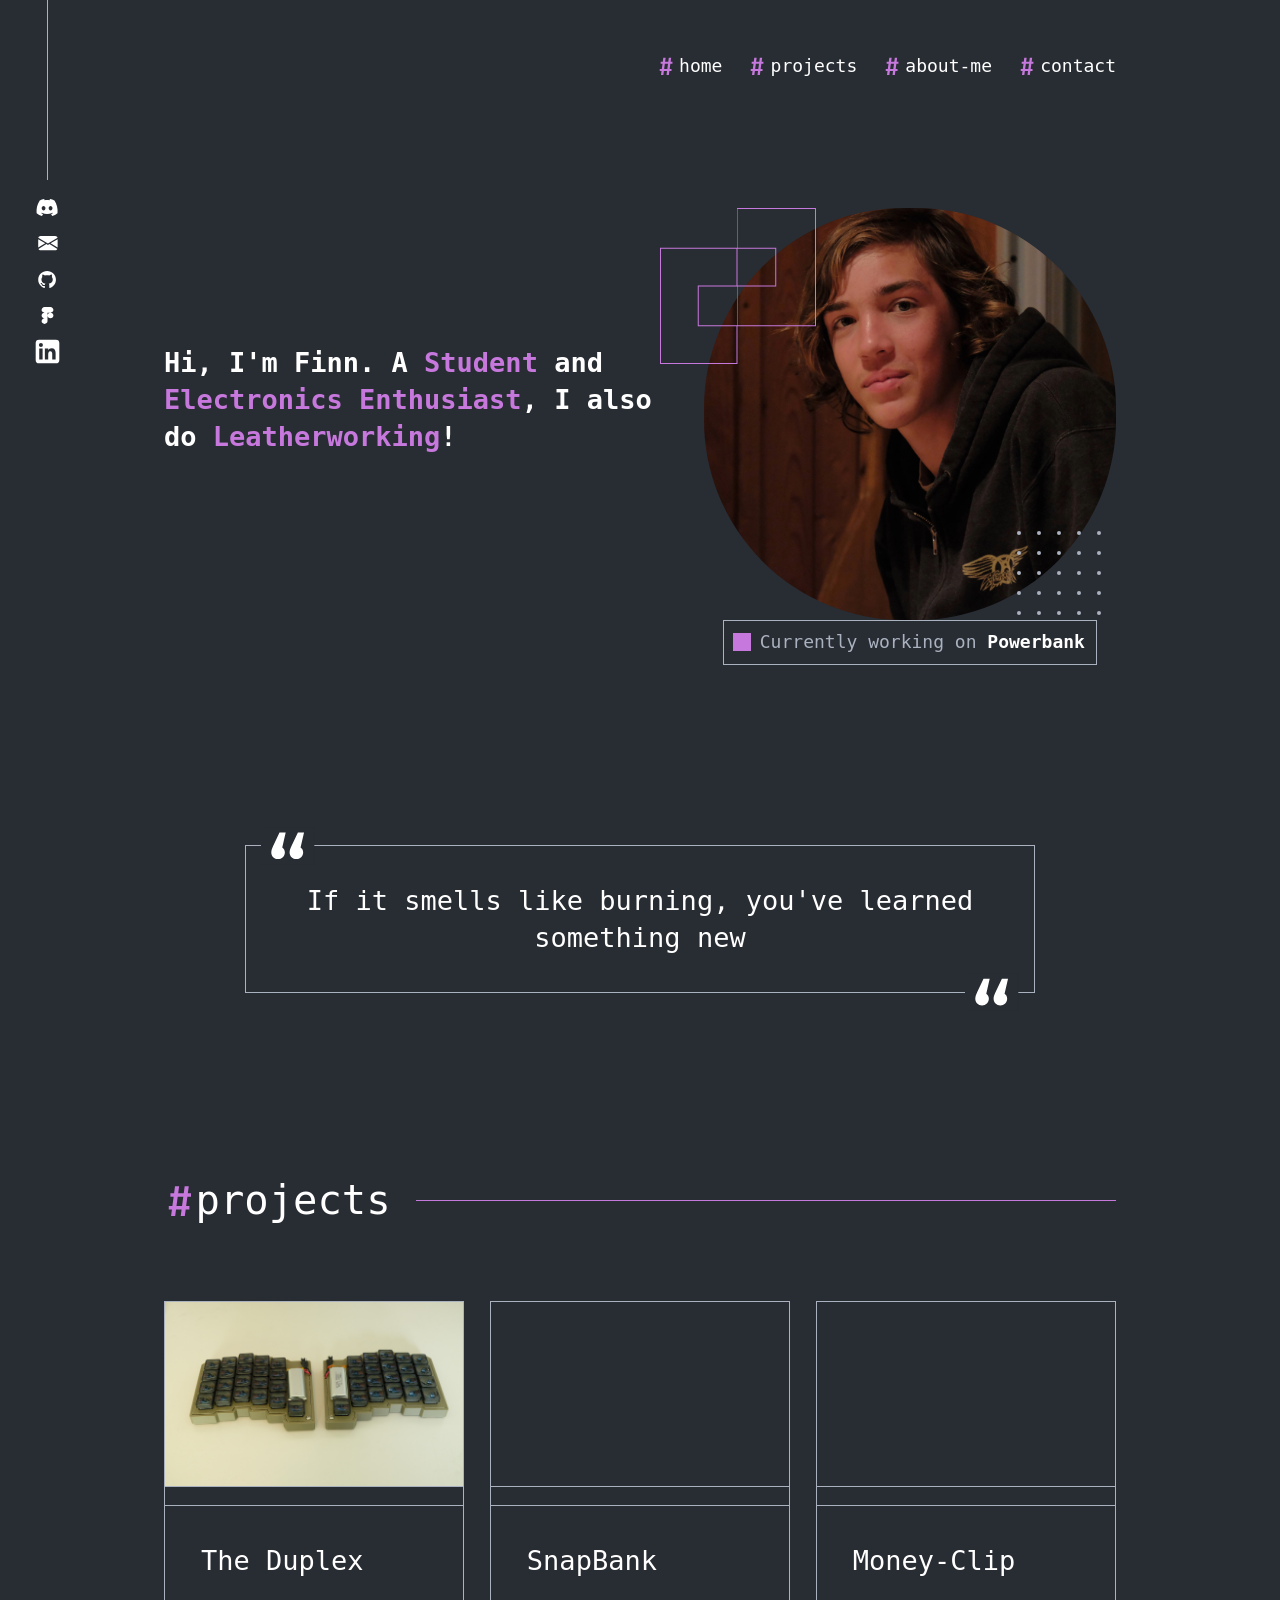
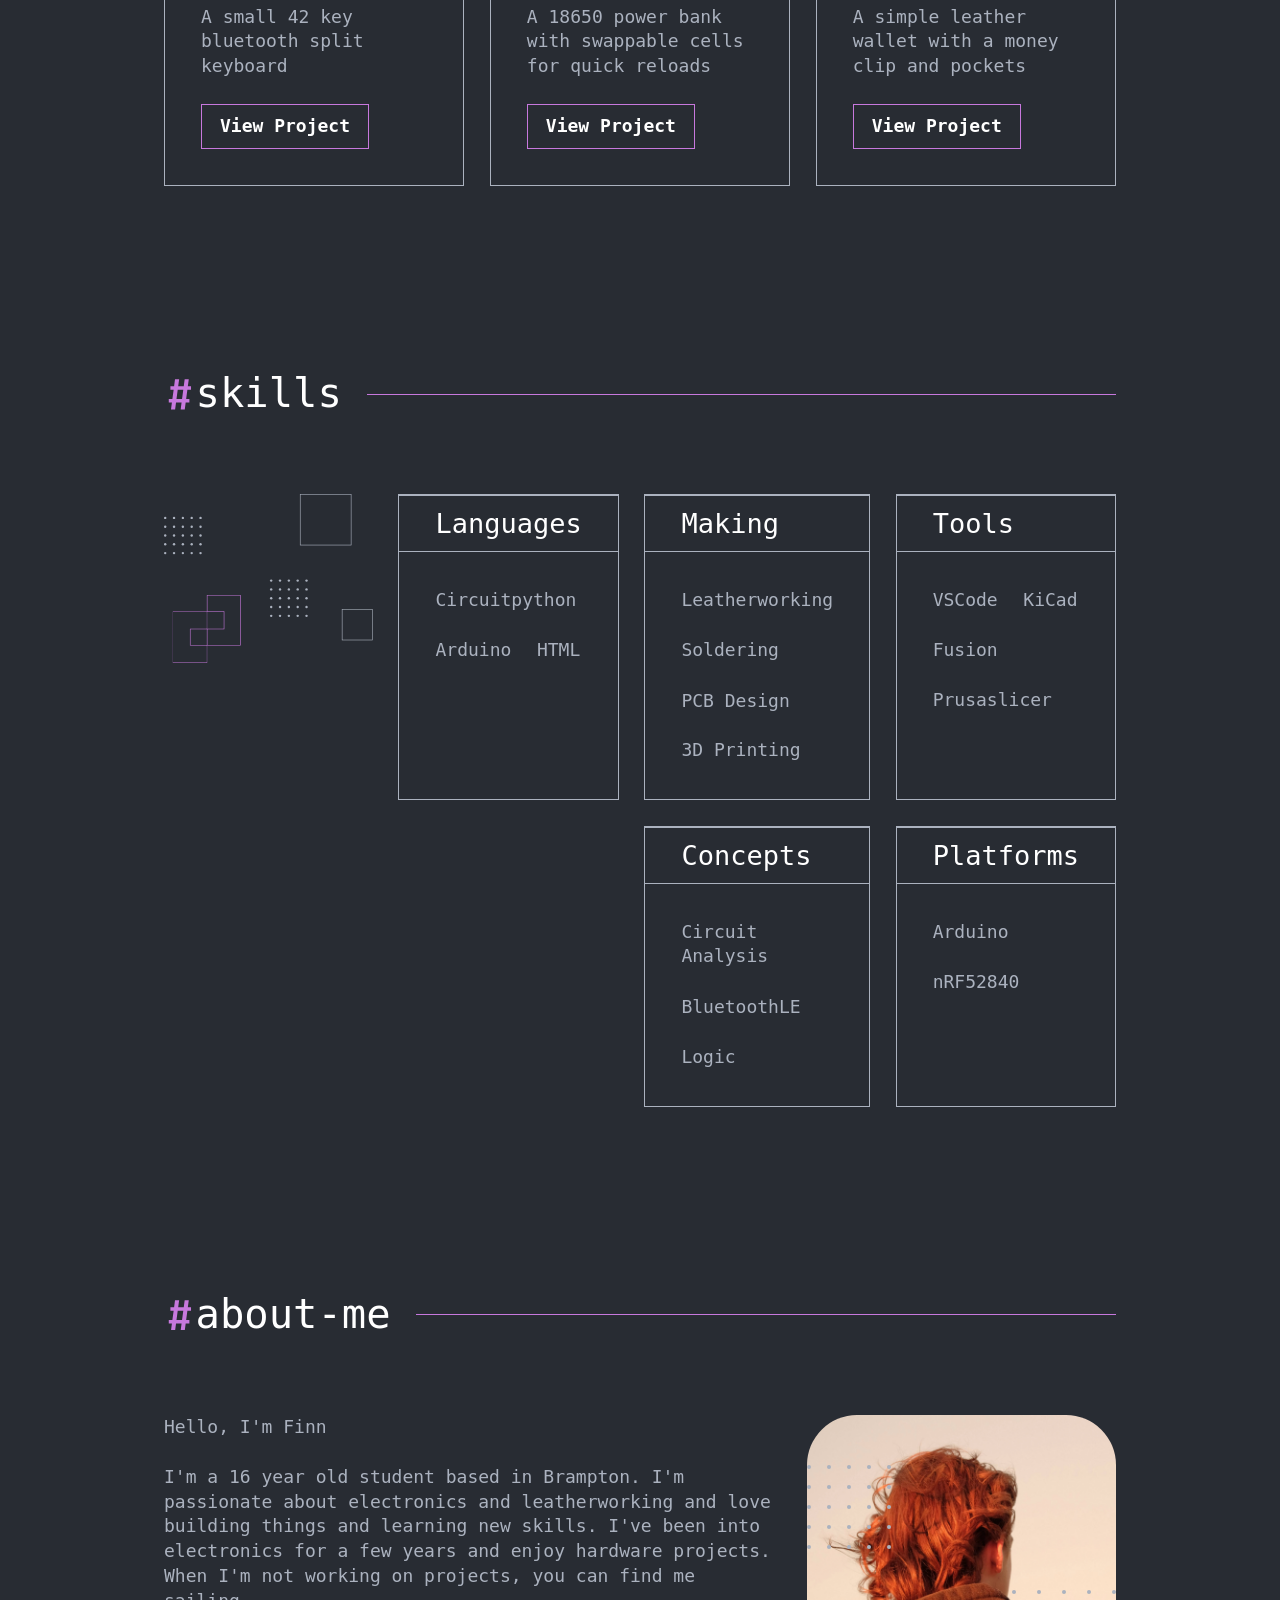
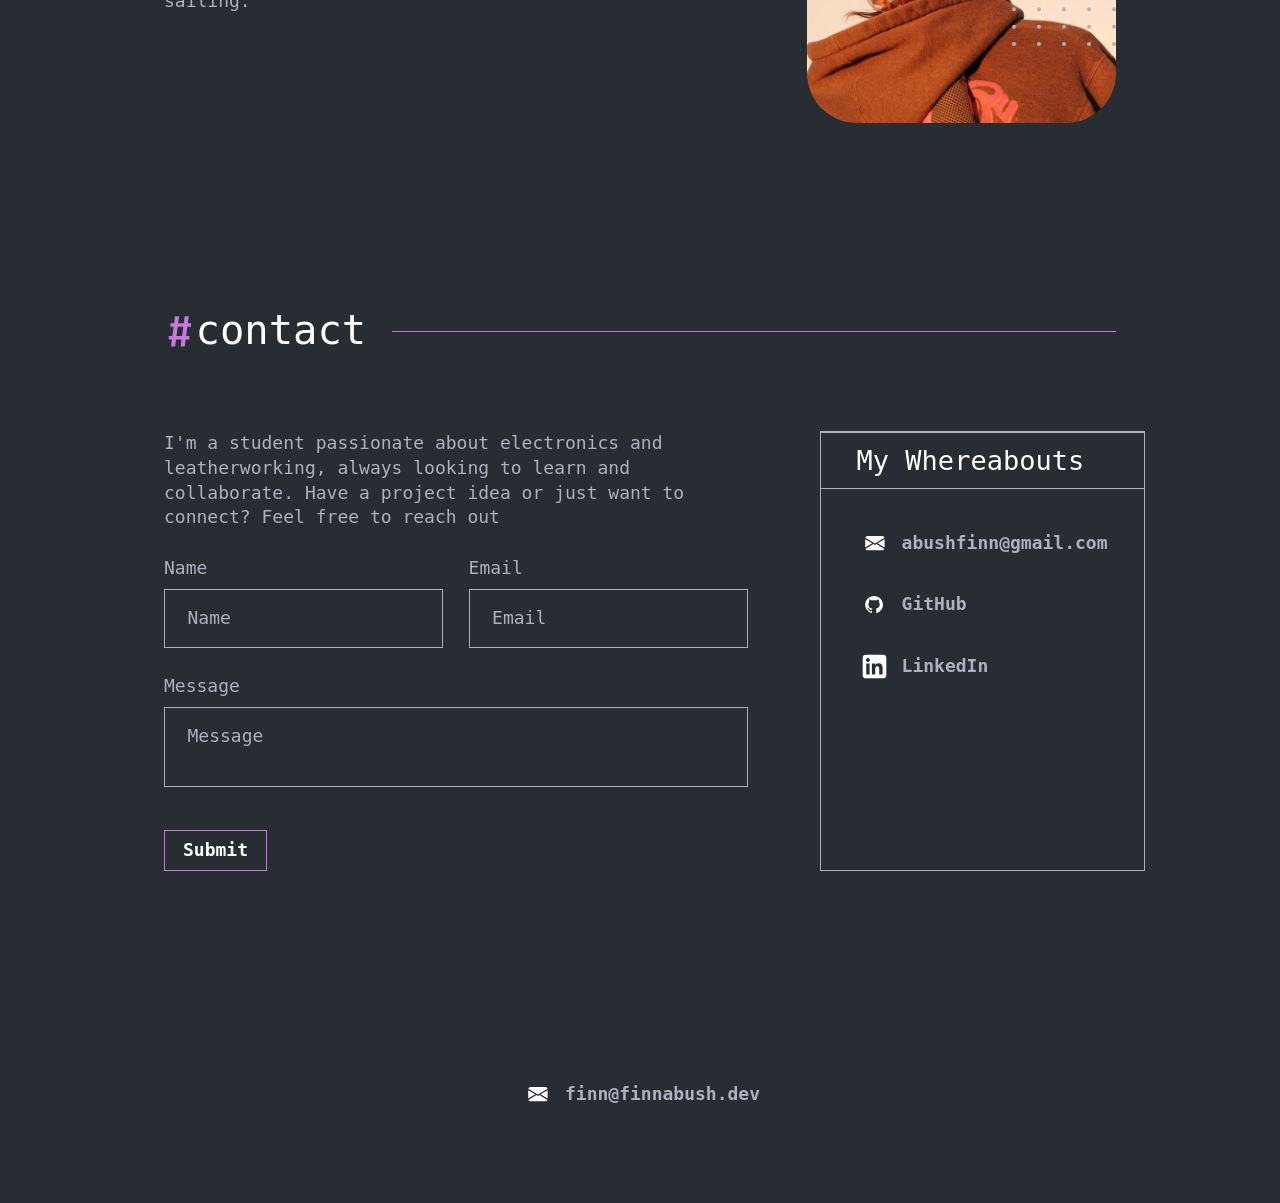
<file: index.html>
<!doctype html>
<html
  lang="en"
  data-ws-project="fd38427e-934e-473e-99e2-03ec092f8b83"
  data-ws-last-published="2026-05-09T20:55:13.035Z"
>
  <head>
    <link
      rel="stylesheet"
      type="text/css"
      href="/assets/static/app_generated_index-6937cd5a.D_X6Dvv2.css"
    />
    <meta charset="UTF-8" />
    <meta name="viewport" content="width=device-width,initial-scale=1" />
    <link
      rel="icon"
      href="/assets/Adobe_Express_2026-05-09_13.14.17_dZG02i6fHvmfnFqKZGrp3.jpeg"
    />
    <meta property="og:url" content="https://url/" />
    <meta
      property="og:title"
      content="Elias is a Web Designer and Front-End Developer"
    />
    <meta property="og:type" content="website" />
    <meta property="og:site_name" content="Finn" />
    <meta
      name="description"
      content="He crafts responsive websites where technologies meet creativity"
    />
    <meta
      property="og:description"
      content="He crafts responsive websites where technologies meet creativity"
    />
    <meta
      property="og:image"
      content="/assets/pixelcraft-cover_Ckau2-x_u9aBf1xgEHluR.png"
    />
    <meta property="twitter:card" content="summary_large_image" />
    <title>Elias is a Web Designer and Front-End Developer</title>
    <script type="application/ld+json">
      {
        "@context": "https://schema.org",
        "@type": "WebSite",
        "name": "Finn"
      }
    </script>
  </head>
  <body id="top" class="w-body c150vpwe c22g687">
    <div class="w-box">
      <div
        class="w-box cjqo3r0 c1cvcmzo cmyg2r9 cry9bxc c1lfjoq7 cn6056e c1117wcl c1qyy4dh c1wt8a7g c7vx2dq c1mgacbo c8q0msf c2yw1lo"
      >
        <div class="w-box c1lhka2w chrc3qt crgiqye"></div>
        <div class="w-box cry9bxc c1lfjoq7">
          <a
            aria-label="discord"
            class="w-link czt9u4x csru8nn cgrhyqg ccg2arl c1u0w1c2 c1jdbdk1 c13xeq47 cyarius c135vpv5 c1l0vha7 csyy8v5 c1bc2i7x c17r8x7j cw409oe cj9wdjl c1er9g7j c1hh9fvj c1qyy4dh c1wt8a7g cn6056e c1117wcl cz5x2lt c1mcu1jn cblpe2z cl60rel czukzo6 ckqth2g c4j0o1n c44vfqt c1e8zdxj c1xs0wst c7s1hdt c1b7r3cd c8ksia9 cnqrsxi"
            href="#"
            ><div
              class="w-box c19acjow c1g1x4wk c1642u22 c1e9wxra c422x95 c1kectvc c18nx7en c13zjl4p cauqto8 cfcozna"
            >
              <div class="w-html-embed">
                <svg
                  width="100%"
                  height="100%"
                  viewBox="0 0 32 32"
                  fill="none"
                  xmlns="http://www.w3.org/2000/svg"
                >
                  <path
                    d="M24.1641 7.65906C22.543 6.87826 20.8325 6.32099 19.0751 6.00114C19.0592 5.99832 19.0428 6.00076 19.0283 6.0081C19.0137 6.01544 19.0017 6.02733 18.9938 6.04214C18.7735 6.45211 18.5298 6.98835 18.3595 7.40816C16.4651 7.10643 14.5383 7.10643 12.6439 7.40816C12.4539 6.9405 12.239 6.48443 12.0002 6.04214C11.9922 6.02749 11.9801 6.01574 11.9656 6.00842C11.9511 6.0011 11.9348 5.99856 11.9189 6.00114C10.1611 6.31928 8.45021 6.87684 6.82991 7.65906C6.81605 7.66461 6.80445 7.67504 6.7971 7.68858C3.55651 12.7706 2.66745 17.7279 3.10339 22.623C3.10495 22.6459 3.11901 22.6689 3.1362 22.6836C5.02325 24.1507 7.13396 25.2708 9.37832 25.9962C9.39417 26.0014 9.4112 26.0013 9.42693 25.9957C9.44267 25.99 9.45629 25.9793 9.46582 25.965C9.94707 25.2763 10.3752 24.5498 10.7439 23.7856C10.7516 23.7699 10.7543 23.752 10.7514 23.7345C10.7486 23.7171 10.7405 23.7011 10.7283 23.6889C10.7202 23.6809 10.7107 23.6747 10.7002 23.6708C10.027 23.3993 9.37503 23.0731 8.7502 22.6951C8.73275 22.6847 8.71977 22.6677 8.71395 22.6476C8.70814 22.6274 8.70993 22.6057 8.71895 22.5869C8.72427 22.5747 8.73231 22.564 8.74239 22.5557C8.87364 22.4524 9.00489 22.3442 9.12989 22.236C9.14093 22.2266 9.15418 22.2206 9.16821 22.2186C9.18225 22.2166 9.19655 22.2186 9.20957 22.2245C13.3017 24.1858 17.7314 24.1858 21.7735 22.2245C21.787 22.2183 21.8018 22.2162 21.8164 22.2182C21.831 22.2202 21.8448 22.2264 21.8563 22.236C21.9813 22.3442 22.1126 22.4524 22.2438 22.5557C22.2544 22.5639 22.263 22.5747 22.2687 22.5872C22.2744 22.5996 22.277 22.6134 22.2764 22.6272C22.2758 22.641 22.2719 22.6544 22.2651 22.6663C22.2584 22.6781 22.2489 22.688 22.2376 22.6951C21.6142 23.0765 20.9614 23.4024 20.286 23.6692C20.2752 23.6733 20.2655 23.6798 20.2574 23.6883C20.2493 23.6968 20.243 23.7071 20.2391 23.7184C20.2355 23.7294 20.2341 23.741 20.2349 23.7525C20.2357 23.7641 20.2387 23.7754 20.2438 23.7856C20.6188 24.5482 21.0485 25.2763 21.5204 25.965C21.5299 25.9793 21.5435 25.99 21.5593 25.9957C21.575 26.0013 21.592 26.0014 21.6079 25.9962C23.856 25.2731 25.9701 24.1528 27.8594 22.6836C27.8688 22.6768 27.8767 22.6677 27.8824 22.6572C27.8881 22.6467 27.8914 22.635 27.8922 22.623C28.4141 16.9637 27.0188 12.0474 24.1954 7.69022C24.1925 7.68302 24.1883 7.67653 24.1829 7.67116C24.1775 7.66579 24.1711 7.66167 24.1641 7.65906ZM11.3549 19.6417C10.1221 19.6417 9.10801 18.4544 9.10801 16.9982C9.10801 15.5403 10.1033 14.353 11.3549 14.353C12.6158 14.353 13.6205 15.5502 13.6017 16.9982C13.6017 18.4544 12.6064 19.6417 11.3549 19.6417ZM19.661 19.6417C18.4298 19.6417 17.4142 18.4544 17.4142 16.9982C17.4142 15.5403 18.4095 14.353 19.661 14.353C20.922 14.353 21.9282 15.5502 21.9079 16.9982C21.9079 18.4544 20.922 19.6417 19.661 19.6417Z"
                    fill="currentColor"
                  ></path>
                </svg>
              </div></div></a
          ><a
            aria-label="email"
            class="w-link czt9u4x csru8nn cgrhyqg ccg2arl c1u0w1c2 c1jdbdk1 c13xeq47 cyarius c135vpv5 c1l0vha7 csyy8v5 c1bc2i7x c17r8x7j cw409oe cj9wdjl c1er9g7j c1hh9fvj c1qyy4dh c1wt8a7g cn6056e c1117wcl cz5x2lt c1mcu1jn cblpe2z cl60rel czukzo6 ckqth2g c4j0o1n c44vfqt c1e8zdxj c1xs0wst c7s1hdt c1b7r3cd c8ksia9 cnqrsxi"
            href="#"
            ><div
              class="w-box c19acjow c1g1x4wk c1642u22 c1e9wxra c422x95 c1kectvc c18nx7en c13zjl4p cauqto8 cfcozna"
            >
              <div class="w-html-embed">
                <svg
                  width="100%"
                  height="100%"
                  viewBox="0 0 32 32"
                  fill="none"
                  xmlns="http://www.w3.org/2000/svg"
                >
                  <path
                    d="M5.07187 9.20292C5.2168 8.57709 5.57307 8.01832 6.08232 7.6181C6.59158 7.21789 7.22365 6.99996 7.875 7H25.125C25.7764 6.99996 26.4084 7.21789 26.9177 7.6181C27.4269 8.01832 27.7832 8.57709 27.9281 9.20292L16.5 16.0865L5.07187 9.20292ZM5 10.8207V20.8847L13.3418 15.8442L5 10.8207ZM14.7189 16.6758L5.27456 22.3807C5.50791 22.8657 5.87619 23.2753 6.33656 23.5619C6.79693 23.8486 7.33044 24.0005 7.875 24H25.125C25.6695 24.0001 26.2028 23.8479 26.6629 23.561C27.123 23.274 27.491 22.8643 27.724 22.3793L18.2796 16.6744L16.5 17.7468L14.7189 16.6744V16.6758ZM19.6582 15.8457L28 20.8847V10.8207L19.6582 15.8442V15.8457Z"
                    fill="currentColor"
                  ></path>
                </svg>
              </div></div></a
          ><a
            aria-label="github"
            class="w-link czt9u4x csru8nn cgrhyqg ccg2arl c1u0w1c2 c1jdbdk1 c13xeq47 cyarius c135vpv5 c1l0vha7 csyy8v5 c1bc2i7x c17r8x7j cw409oe cj9wdjl c1er9g7j c1hh9fvj c1qyy4dh c1wt8a7g cn6056e c1117wcl cz5x2lt c1mcu1jn cblpe2z cl60rel czukzo6 ckqth2g c4j0o1n c44vfqt c1e8zdxj c1xs0wst c7s1hdt c1b7r3cd c8ksia9 cnqrsxi"
            href="#"
            ><div
              class="w-box c19acjow c1g1x4wk c1642u22 c1e9wxra c422x95 c1kectvc c18nx7en c13zjl4p cauqto8 cfcozna"
            >
              <div class="w-html-embed">
                <svg
                  width="100%"
                  height="100%"
                  viewBox="0 0 32 32"
                  fill="none"
                  xmlns="http://www.w3.org/2000/svg"
                >
                  <path
                    d="M15.5 6C9.69875 6 5 10.5882 5 16.2529C5 20.7899 8.00562 24.6219 12.1794 25.9804C12.7044 26.0701 12.9012 25.7625 12.9012 25.4934C12.9012 25.2499 12.8881 24.4425 12.8881 23.5838C10.25 24.058 9.5675 22.9558 9.3575 22.3791C9.23938 22.0843 8.7275 21.1743 8.28125 20.9308C7.91375 20.7386 7.38875 20.2644 8.26813 20.2516C9.095 20.2388 9.68563 20.9949 9.8825 21.3025C10.8275 22.8533 12.3369 22.4175 12.9406 22.1484C13.0325 21.4819 13.3081 21.0334 13.61 20.777C11.2737 20.5207 8.8325 19.6364 8.8325 15.7147C8.8325 14.5997 9.23938 13.6769 9.90875 12.9592C9.80375 12.7029 9.43625 11.6519 10.0138 10.2422C10.0138 10.2422 10.8931 9.97301 12.9012 11.2931C13.7413 11.0624 14.6338 10.947 15.5263 10.947C16.4188 10.947 17.3113 11.0624 18.1513 11.2931C20.1594 9.9602 21.0387 10.2422 21.0387 10.2422C21.6163 11.6519 21.2488 12.7029 21.1438 12.9592C21.8131 13.6769 22.22 14.5868 22.22 15.7147C22.22 19.6492 19.7656 20.5207 17.4294 20.777C17.81 21.0975 18.1381 21.7126 18.1381 22.6738C18.1381 24.0452 18.125 25.1474 18.125 25.4934C18.125 25.7625 18.3219 26.0829 18.8469 25.9804C20.9314 25.2935 22.7428 23.9854 24.026 22.2403C25.3092 20.4953 25.9996 18.4012 26 16.2529C26 10.5882 21.3013 6 15.5 6Z"
                    fill="currentColor"
                  ></path>
                </svg>
              </div></div></a
          ><a
            aria-label="figma"
            class="w-link czt9u4x csru8nn cgrhyqg ccg2arl c1u0w1c2 c1jdbdk1 c13xeq47 cyarius c135vpv5 c1l0vha7 csyy8v5 c1bc2i7x c17r8x7j cw409oe cj9wdjl c1er9g7j c1hh9fvj c1qyy4dh c1wt8a7g cn6056e c1117wcl cz5x2lt c1mcu1jn cblpe2z cl60rel czukzo6 ckqth2g c4j0o1n c44vfqt c1e8zdxj c1xs0wst c7s1hdt c1b7r3cd c8ksia9 cnqrsxi"
            href="#"
            ><div
              class="w-box c19acjow c1g1x4wk c1642u22 c1e9wxra c422x95 c1kectvc c18nx7en c13zjl4p cauqto8 cfcozna"
            >
              <div class="w-html-embed">
                <svg
                  width="100%"
                  height="100%"
                  viewBox="0 0 32 32"
                  fill="none"
                  xmlns="http://www.w3.org/2000/svg"
                >
                  <path
                    d="M16 16C16 15.1159 16.3687 14.2681 17.0251 13.643C17.6815 13.0179 18.5717 12.6667 19.5 12.6667C20.4283 12.6667 21.3185 13.0179 21.9749 13.643C22.6313 14.2681 23 15.1159 23 16C23 16.8841 22.6313 17.7319 21.9749 18.357C21.3185 18.9821 20.4283 19.3333 19.5 19.3333C18.5717 19.3333 17.6815 18.9821 17.0251 18.357C16.3687 17.7319 16 16.8841 16 16ZM9 22.6667C9 21.7826 9.36875 20.9348 10.0251 20.3096C10.6815 19.6845 11.5717 19.3333 12.5 19.3333H16V22.6667C16 23.5507 15.6313 24.3986 14.9749 25.0237C14.3185 25.6488 13.4283 26 12.5 26C11.5717 26 10.6815 25.6488 10.0251 25.0237C9.36875 24.3986 9 23.5507 9 22.6667ZM16 6V12.6667H19.5C20.4283 12.6667 21.3185 12.3155 21.9749 11.6904C22.6313 11.0652 23 10.2174 23 9.33333C23 8.44928 22.6313 7.60143 21.9749 6.97631C21.3185 6.35119 20.4283 6 19.5 6H16ZM9 9.33333C9 10.2174 9.36875 11.0652 10.0251 11.6904C10.6815 12.3155 11.5717 12.6667 12.5 12.6667H16V6H12.5C11.5717 6 10.6815 6.35119 10.0251 6.97631C9.36875 7.60143 9 8.44928 9 9.33333ZM9 16C9 16.8841 9.36875 17.7319 10.0251 18.357C10.6815 18.9821 11.5717 19.3333 12.5 19.3333H16V12.6667H12.5C11.5717 12.6667 10.6815 13.0179 10.0251 13.643C9.36875 14.2681 9 15.1159 9 16Z"
                    fill="currentColor"
                  ></path>
                </svg>
              </div></div></a
          ><a
            aria-label="linkedin"
            class="w-link czt9u4x csru8nn cgrhyqg ccg2arl c1u0w1c2 c1jdbdk1 c13xeq47 cyarius c135vpv5 c1l0vha7 csyy8v5 c1bc2i7x c17r8x7j cw409oe cj9wdjl c1er9g7j c1hh9fvj c1qyy4dh c1wt8a7g cn6056e c1117wcl cz5x2lt c1mcu1jn cblpe2z cl60rel czukzo6 ckqth2g c4j0o1n c44vfqt c1e8zdxj c1xs0wst c7s1hdt c1b7r3cd c8ksia9 cnqrsxi"
            href="#"
            ><div
              class="w-box c19acjow c1g1x4wk c1642u22 c1e9wxra c422x95 c1kectvc c18nx7en c13zjl4p cauqto8 cfcozna"
            >
              <div class="w-html-embed">
                <svg
                  xmlns="http://www.w3.org/2000/svg"
                  width="100%"
                  height="100%"
                  viewBox="0 0 16 16"
                >
                  <path
                    fill="currentColor"
                    fill-rule="evenodd"
                    d="M3 1a2 2 0 0 0-2 2v10a2 2 0 0 0 2 2h10a2 2 0 0 0 2-2V3a2 2 0 0 0-2-2H3Zm1.102 4.297a1.195 1.195 0 1 0 0-2.39a1.195 1.195 0 0 0 0 2.39Zm1 7.516V6.234h-2v6.579h2ZM6.43 6.234h2v.881c.295-.462.943-1.084 2.148-1.084c1.438 0 2.219.953 2.219 2.766c0 .087.008.484.008.484v3.531h-2v-3.53c0-.485-.102-1.438-1.18-1.438c-1.079 0-1.17 1.198-1.195 1.982v2.986h-2V6.234Z"
                    clip-rule="evenodd"
                  ></path>
                </svg>
              </div></div
          ></a>
        </div>
      </div>
      <div style="display: contents">
        <div style="display: contents">
          <div class="w-html-embed">
            <style>
              /* So we don't need to add a token to every paragraph to remove margin. */
              p {
                margin: 0;
              }

              * {
                /* Make links scroll to their sections smoothly. */
                scroll-behavior: smooth;
              }

              /* Nav Trigger show active when submenu is open. */
              nav button[data-state="open"] {
                --navigation-menu-trigger-icon-transform: 180deg;
                color: var(--foreground-muted);
              }
            </style>
          </div>
          <header
            class="w-box c1357293 c9jnjeu czr2pxy c155uc7w cry9bxc c1lxiyww c1778y6x c18v2pa2 c1s46o9r cdczzub c15hexcm c1mpedrw c1rstvfo c1nd8hlk"
          >
            <nav
              aria-label="main"
              class="w-box cry9bxc c1qyy4dh c1t3frhm c1fhkm63 clv8gve c1rstvfo c10x096o c174sw29 c1976n4o cc3dq2t"
            >
              <div style="display: contents">
                <div style="display: contents">
                  <ul
                    class="w-list c34dwh1 c1y6imu0 c1cn3fw9 cry9bxc c1z0l37u c1ml0hr7 c174sw29 c1rstvfo c10x096o"
                  >
                    <li class="w-list-item">
                      <a
                        href="/#top"
                        class="w-link c12y6bqh csru8nn cgrhyqg ccg2arl c1u0w1c2 c1jdbdk1 c13xeq47 cyarius c135vpv5 c1l0vha7 csyy8v5 c1bc2i7x c17r8x7j cw409oe cj9wdjl c1er9g7j c1hh9fvj ch11gwv c3d5uvm c4nlx42 c1qyy4dh ct02u4h c1e7helk c181tpuq cl60rel czukzo6 c1223h70 c4j0o1n c15li9yt c1x1ucwy csba0v1 c7rxj2g c8ksia9 cnqrsxi c12mjb61"
                        ><div
                          class="w-html-embed csru8nn ch2prsz cg4iiql c1qyy4dh ct02u4h cpp0nin"
                        >
                          <svg
                            width="100%"
                            height="100%"
                            viewBox="0 0 17 23"
                            fill="none"
                            xmlns="http://www.w3.org/2000/svg"
                          >
                            <path
                              d="M14.072 8.52L13.176 15.32H15.544V17.88H12.824L12.168 23H9.16L9.832 17.88H5.784L5.112 23H2.104L2.776 17.88H0.488V15.32H3.112L4.04 8.52H1.672V5.944H4.376L5.032 0.919998H8.056L7.352 5.944H11.416L12.088 0.919998H15.096L14.408 5.944H16.728V8.52H14.072ZM6.12 15.32H10.168L11.08 8.52H7.016L6.12 15.32Z"
                              fill="currentColor"
                            ></path>
                          </svg>
                        </div>
                        <span class="w-text">Home</span></a
                      >
                    </li>
                    <li class="w-list-item">
                      <a
                        href="/projects"
                        class="w-link c12y6bqh csru8nn cgrhyqg ccg2arl c1u0w1c2 c1jdbdk1 c13xeq47 cyarius c135vpv5 c1l0vha7 csyy8v5 c1bc2i7x c17r8x7j cw409oe cj9wdjl c1er9g7j c1hh9fvj ch11gwv c3d5uvm c4nlx42 c1qyy4dh ct02u4h c1e7helk c181tpuq cl60rel czukzo6 c1223h70 c4j0o1n c15li9yt c1x1ucwy csba0v1 c7rxj2g c8ksia9 cnqrsxi c12mjb61"
                        ><div
                          class="w-html-embed csru8nn ch2prsz cg4iiql c1qyy4dh ct02u4h cpp0nin"
                        >
                          <svg
                            width="100%"
                            height="100%"
                            viewBox="0 0 17 23"
                            fill="none"
                            xmlns="http://www.w3.org/2000/svg"
                          >
                            <path
                              d="M14.072 8.52L13.176 15.32H15.544V17.88H12.824L12.168 23H9.16L9.832 17.88H5.784L5.112 23H2.104L2.776 17.88H0.488V15.32H3.112L4.04 8.52H1.672V5.944H4.376L5.032 0.919998H8.056L7.352 5.944H11.416L12.088 0.919998H15.096L14.408 5.944H16.728V8.52H14.072ZM6.12 15.32H10.168L11.08 8.52H7.016L6.12 15.32Z"
                              fill="currentColor"
                            ></path>
                          </svg>
                        </div>
                        <span class="w-text">Projects</span></a
                      >
                    </li>
                    <li class="w-list-item">
                      <a
                        href="/#aboutme"
                        class="w-link c12y6bqh csru8nn cgrhyqg ccg2arl c1u0w1c2 c1jdbdk1 c13xeq47 cyarius c135vpv5 c1l0vha7 csyy8v5 c1bc2i7x c17r8x7j cw409oe cj9wdjl c1er9g7j c1hh9fvj ch11gwv c3d5uvm c4nlx42 c1qyy4dh ct02u4h c1e7helk c181tpuq cl60rel czukzo6 c1223h70 c4j0o1n c15li9yt c1x1ucwy csba0v1 c7rxj2g c8ksia9 cnqrsxi c12mjb61"
                        ><div
                          class="w-html-embed csru8nn ch2prsz cg4iiql c1qyy4dh ct02u4h cpp0nin"
                        >
                          <svg
                            width="100%"
                            height="100%"
                            viewBox="0 0 17 23"
                            fill="none"
                            xmlns="http://www.w3.org/2000/svg"
                          >
                            <path
                              d="M14.072 8.52L13.176 15.32H15.544V17.88H12.824L12.168 23H9.16L9.832 17.88H5.784L5.112 23H2.104L2.776 17.88H0.488V15.32H3.112L4.04 8.52H1.672V5.944H4.376L5.032 0.919998H8.056L7.352 5.944H11.416L12.088 0.919998H15.096L14.408 5.944H16.728V8.52H14.072ZM6.12 15.32H10.168L11.08 8.52H7.016L6.12 15.32Z"
                              fill="currentColor"
                            ></path>
                          </svg>
                        </div>
                        <span class="w-text">About-me</span></a
                      >
                    </li>
                    <li class="w-list-item">
                      <a
                        href="/#contact"
                        class="w-link c12y6bqh csru8nn cgrhyqg ccg2arl c1u0w1c2 c1jdbdk1 c13xeq47 cyarius c135vpv5 c1l0vha7 csyy8v5 c1bc2i7x c17r8x7j cw409oe cj9wdjl c1er9g7j c1hh9fvj ch11gwv c3d5uvm c4nlx42 c1qyy4dh ct02u4h c1e7helk c181tpuq cl60rel czukzo6 c1223h70 c4j0o1n c15li9yt c1x1ucwy csba0v1 c7rxj2g c8ksia9 cnqrsxi c12mjb61"
                        ><div
                          class="w-html-embed csru8nn ch2prsz cg4iiql c1qyy4dh ct02u4h cpp0nin"
                        >
                          <svg
                            width="100%"
                            height="100%"
                            viewBox="0 0 17 23"
                            fill="none"
                            xmlns="http://www.w3.org/2000/svg"
                          >
                            <path
                              d="M14.072 8.52L13.176 15.32H15.544V17.88H12.824L12.168 23H9.16L9.832 17.88H5.784L5.112 23H2.104L2.776 17.88H0.488V15.32H3.112L4.04 8.52H1.672V5.944H4.376L5.032 0.919998H8.056L7.352 5.944H11.416L12.088 0.919998H15.096L14.408 5.944H16.728V8.52H14.072ZM6.12 15.32H10.168L11.08 8.52H7.016L6.12 15.32Z"
                              fill="currentColor"
                            ></path>
                          </svg>
                        </div>
                        <span class="w-text">Contact</span></a
                      >
                    </li>
                  </ul>
                </div>
              </div>
            </nav>
            <div class="w-box cwvpjlf cf4s3xc">
              <button
                type="button"
                aria-label="Open mobile menu"
                class="w-button c12y6bqh c1e7helk c13b531o c1my01bv c14z1eqr c1ktl1y1 c135vpv5 csru8nn c1qyy4dh ct02u4h c1md20bl c1e892th c1qom380 c1cb3y4c c1qeobur c1s4ttse c16s8et8 cfw5mh8 c1apclts c19mhsau cl60rel czukzo6 c8ksia9 cnqrsxi c8g2o8g c1mk6p8z c117up93 cngthtj cv7lanz c1oxjrsz csud216 c1xiy5b1 cq7d8me c1ycnvnd"
                aria-haspopup="dialog"
                aria-expanded="false"
                aria-controls="radix-:R196:"
                data-state="closed"
              >
                <div class="w-html-embed">
                  <svg
                    xmlns="http://www.w3.org/2000/svg"
                    viewBox="0 0 22 22"
                    fill="currentColor"
                    width="100%"
                    height="100%"
                    style="display: block"
                  >
                    <path
                      fill-rule="evenodd"
                      d="M2 5.998a.75.75 0 0 1 .75-.75h16.5a.75.75 0 0 1 0 1.5H2.75a.75.75 0 0 1-.75-.75Zm0 5.5a.75.75 0 0 1 .75-.75h16.5a.75.75 0 0 1 0 1.5H2.75a.75.75 0 0 1-.75-.75Zm0 5.5a.75.75 0 0 1 .75-.75h16.5a.75.75 0 0 1 0 1.5H2.75a.75.75 0 0 1-.75-.75Z"
                      clip-rule="evenodd"
                    />
                  </svg>
                </div>
              </button>
            </div>
          </header>
        </div>
      </div>
      <main class="w-box">
        <section class="w-box cna0hdz c1mzb2kd">
          <div
            class="w-box c1357293 c9jnjeu czr2pxy c155uc7w cry9bxc c1lfjoq7 c1778y6x c1wt8a7g c1s46o9r cdczzub c1fd0kk1 c11gzs80"
          >
            <div
              class="w-box copqmak c10zkoym ct8c5y2 c13e4sot co2qwzx c1qyy4dh cx6c9kw c174sw29 c1i9o1yp"
            >
              <div
                class="w-box cry9bxc c1lfjoq7 c10zkoym ct8c5y2 c16xs6ny c1wt8a7g"
              >
                <h1 class="w-element c9ylysu c5m8ase cqeb86t c1b1clqm">
                  Hi, I&#x27;m Finn. A
                  <span class="w-element c1iv8y8b">Student</span> and
                  <span class="w-element c1iv8y8b">Electronics Enthusiast</span
                  >, I also do
                  <span class="w-element c1iv8y8b">Leatherworking</span
                  >!<br /><br /><br />
                </h1>
              </div>
              <div
                class="w-box cavd3zn ckrjftf c1u8rwg4 c1x96dig c1imdi06 c1qyy4dh ct02u4h c1lfjoq7 cry9bxc ccehe04 cg4s4w1 c2s46kz c15vr7fm cfepjmr"
              >
                <img
                  alt=""
                  width="1080"
                  height="1080"
                  src="/assets/Adobe_Express_2026-05-09_13.14.17_dZG02i6fHvmfnFqKZGrp3.jpeg"
                  data-ani="slide-down"
                  class="w-image cavd3zn c1ncfyhk cnvgv99 c18wkte8 c5qtc32 c1y2wa79 cal1e6p"
                  sizes="100vw"
                  srcset="
                    /assets/Adobe_Express_2026-05-09_13.14.17_dZG02i6fHvmfnFqKZGrp3.jpeg   16w,
                    /assets/Adobe_Express_2026-05-09_13.14.17_dZG02i6fHvmfnFqKZGrp3.jpeg   32w,
                    /assets/Adobe_Express_2026-05-09_13.14.17_dZG02i6fHvmfnFqKZGrp3.jpeg   48w,
                    /assets/Adobe_Express_2026-05-09_13.14.17_dZG02i6fHvmfnFqKZGrp3.jpeg   64w,
                    /assets/Adobe_Express_2026-05-09_13.14.17_dZG02i6fHvmfnFqKZGrp3.jpeg   96w,
                    /assets/Adobe_Express_2026-05-09_13.14.17_dZG02i6fHvmfnFqKZGrp3.jpeg  128w,
                    /assets/Adobe_Express_2026-05-09_13.14.17_dZG02i6fHvmfnFqKZGrp3.jpeg  256w,
                    /assets/Adobe_Express_2026-05-09_13.14.17_dZG02i6fHvmfnFqKZGrp3.jpeg  384w,
                    /assets/Adobe_Express_2026-05-09_13.14.17_dZG02i6fHvmfnFqKZGrp3.jpeg  640w,
                    /assets/Adobe_Express_2026-05-09_13.14.17_dZG02i6fHvmfnFqKZGrp3.jpeg  750w,
                    /assets/Adobe_Express_2026-05-09_13.14.17_dZG02i6fHvmfnFqKZGrp3.jpeg  828w,
                    /assets/Adobe_Express_2026-05-09_13.14.17_dZG02i6fHvmfnFqKZGrp3.jpeg 1080w,
                    /assets/Adobe_Express_2026-05-09_13.14.17_dZG02i6fHvmfnFqKZGrp3.jpeg 1200w,
                    /assets/Adobe_Express_2026-05-09_13.14.17_dZG02i6fHvmfnFqKZGrp3.jpeg 1920w,
                    /assets/Adobe_Express_2026-05-09_13.14.17_dZG02i6fHvmfnFqKZGrp3.jpeg 2048w,
                    /assets/Adobe_Express_2026-05-09_13.14.17_dZG02i6fHvmfnFqKZGrp3.jpeg 3840w
                  "
                  decoding="async"
                  loading="lazy"
                /><img
                  alt='""'
                  width="84"
                  height="84"
                  src="/assets/Dots_9Z8gpsBa25XO2AIvUoaPh.svg"
                  data-ani="zoom"
                  class="w-image cozmpce cif9qgo c19r0we0 ci4ohfa cxm7fti cwc6hbl c11r52nx cdwd3jx c1turpj7 cvqjtds c8q0msf"
                  sizes="100vw"
                  srcset="
                    /assets/Dots_9Z8gpsBa25XO2AIvUoaPh.svg  16w,
                    /assets/Dots_9Z8gpsBa25XO2AIvUoaPh.svg  32w,
                    /assets/Dots_9Z8gpsBa25XO2AIvUoaPh.svg  48w,
                    /assets/Dots_9Z8gpsBa25XO2AIvUoaPh.svg  64w,
                    /assets/Dots_9Z8gpsBa25XO2AIvUoaPh.svg  96w,
                    /assets/Dots_9Z8gpsBa25XO2AIvUoaPh.svg 128w,
                    /assets/Dots_9Z8gpsBa25XO2AIvUoaPh.svg 256w
                  "
                  decoding="async"
                  loading="lazy"
                /><img
                  alt='""'
                  width="156"
                  height="156"
                  src="/assets/squares_XMImQdbBVQvB4ZOfXvZxp.svg"
                  data-ani="zoom"
                  class="w-image c90c6x5 ck3owmg c19r0we0 ci4ohfa cxm7fti cwc6hbl c11r52nx c1cvcmzo c7dda1k cdwd3jx c19oexuq c184mqbe"
                  sizes="100vw"
                  srcset="
                    /assets/squares_XMImQdbBVQvB4ZOfXvZxp.svg  16w,
                    /assets/squares_XMImQdbBVQvB4ZOfXvZxp.svg  32w,
                    /assets/squares_XMImQdbBVQvB4ZOfXvZxp.svg  48w,
                    /assets/squares_XMImQdbBVQvB4ZOfXvZxp.svg  64w,
                    /assets/squares_XMImQdbBVQvB4ZOfXvZxp.svg  96w,
                    /assets/squares_XMImQdbBVQvB4ZOfXvZxp.svg 128w,
                    /assets/squares_XMImQdbBVQvB4ZOfXvZxp.svg 256w,
                    /assets/squares_XMImQdbBVQvB4ZOfXvZxp.svg 384w
                  "
                  decoding="async"
                  loading="lazy"
                />
                <div
                  data-ani="slide-up"
                  class="w-box cry9bxc cn6056e c1117wcl c1qyy4dh c1wt8a7g ceq0fzc cavd3zn c1ns98mi caklgwa c13ldpkq cax3zcx"
                >
                  <div class="w-box c1yqoijb c1ngpayi cz4drm4"></div>
                  <div class="w-text">
                    Currently working on
                    <b class="w-element c12y6bqh">Powerbank</b>
                  </div>
                </div>
              </div>
            </div>
          </div>
        </section>
        <section class="w-box cna0hdz c1mzb2kd">
          <div
            class="w-box c1357293 c9jnjeu czr2pxy c155uc7w cry9bxc c1lfjoq7 c1778y6x c1wt8a7g c1s46o9r cdczzub c1fd0kk1 c11gzs80"
          >
            <div
              class="w-box cry9bxc c1lfjoq7 co864hj c1qom380 c9jnjeu c1357293"
            >
              <div class="w-box cavd3zn c13ldpkq c14nqedw">
                <p class="w-paragraph cuoke4w cy1haag c32myit cwrra4i c12y6bqh">
                  If it smells like burning, you&#x27;ve learned something new
                </p>
                <div
                  class="w-box csru8nn c1u3r42f cdwd3jx c1cvcmzo cimc1rz c1lqspcx"
                >
                  <div style="display: contents">
                    <div style="display: contents">
                      <div class="w-html-embed">
                        <svg
                          width="100%"
                          height="100%"
                          viewBox="0 0 42 29"
                          fill="none"
                          xmlns="http://www.w3.org/2000/svg"
                        >
                          <rect
                            width="41.472"
                            height="28.704"
                            fill="var(--background-primary)"
                          ></rect>
                          <path
                            d="M18.56 19.616C18.56 21.0453 18.0373 22.2507 16.992 23.232C15.968 24.2133 14.72 24.704 13.248 24.704C11.7333 24.704 10.4747 24.2133 9.472 23.232C8.49067 22.2507 8 21.0453 8 19.616C8 18.9333 8.096 18.208 8.288 17.44C8.48 16.672 8.864 15.68 9.44 14.464L14.4 4H19.2L16.544 15.584C17.1413 16.0107 17.6213 16.576 17.984 17.28C18.368 17.9627 18.56 18.7413 18.56 19.616ZM32.8 19.616C32.8 21.0453 32.2773 22.2507 31.232 23.232C30.1867 24.2133 28.9387 24.704 27.488 24.704C26.016 24.704 24.768 24.2133 23.744 23.232C22.7413 22.2507 22.24 21.0453 22.24 19.616C22.24 18.9333 22.336 18.208 22.528 17.44C22.72 16.672 23.1147 15.68 23.712 14.464L28.704 4H33.472L30.784 15.584C31.4027 16.0107 31.8933 16.576 32.256 17.28C32.6187 17.9627 32.8 18.7413 32.8 19.616Z"
                            fill="var(--foreground-primary)"
                          ></path>
                        </svg>
                      </div>
                    </div>
                  </div>
                </div>
                <div
                  class="w-box csru8nn c1u3r42f cdwd3jx cm4r943 c1lvkmhk c7dda1k c1dj4rt4 cvqjtds"
                >
                  <div style="display: contents">
                    <div style="display: contents">
                      <div class="w-html-embed">
                        <svg
                          width="100%"
                          height="100%"
                          viewBox="0 0 42 29"
                          fill="none"
                          xmlns="http://www.w3.org/2000/svg"
                        >
                          <rect
                            width="41.472"
                            height="28.704"
                            fill="var(--background-primary)"
                          ></rect>
                          <path
                            d="M18.56 19.616C18.56 21.0453 18.0373 22.2507 16.992 23.232C15.968 24.2133 14.72 24.704 13.248 24.704C11.7333 24.704 10.4747 24.2133 9.472 23.232C8.49067 22.2507 8 21.0453 8 19.616C8 18.9333 8.096 18.208 8.288 17.44C8.48 16.672 8.864 15.68 9.44 14.464L14.4 4H19.2L16.544 15.584C17.1413 16.0107 17.6213 16.576 17.984 17.28C18.368 17.9627 18.56 18.7413 18.56 19.616ZM32.8 19.616C32.8 21.0453 32.2773 22.2507 31.232 23.232C30.1867 24.2133 28.9387 24.704 27.488 24.704C26.016 24.704 24.768 24.2133 23.744 23.232C22.7413 22.2507 22.24 21.0453 22.24 19.616C22.24 18.9333 22.336 18.208 22.528 17.44C22.72 16.672 23.1147 15.68 23.712 14.464L28.704 4H33.472L30.784 15.584C31.4027 16.0107 31.8933 16.576 32.256 17.28C32.6187 17.9627 32.8 18.7413 32.8 19.616Z"
                            fill="var(--foreground-primary)"
                          ></path>
                        </svg>
                      </div>
                    </div>
                  </div>
                </div>
              </div>
            </div>
          </div>
        </section>
        <section id="projects" class="w-box cna0hdz c1mzb2kd">
          <div
            class="w-box c1357293 c9jnjeu czr2pxy c155uc7w cry9bxc c1lfjoq7 c1778y6x c1wt8a7g c1s46o9r cdczzub c1fd0kk1 c11gzs80"
          >
            <div
              class="w-box cry9bxc c1lxiyww ct8c5y2 c10zkoym c1qyy4dh c1wt8a7g czr2pxy c1e2b3ev"
            >
              <h2
                class="w-heading c1dxq9cf cy1haag c32myit cwrra4i c12y6bqh c74kosi c1qom380 cry9bxc c1qyy4dh c1wt8a7g c181tpuq c1ns98mi cavd3zn c8q0msf c5m8ase clv8gve c1dhz37v"
              >
                <div
                  class="w-html-embed cpp0nin csru8nn chfywbe cggknj7 c12sm2j2"
                >
                  <svg
                    width="100%"
                    height="100%"
                    viewBox="0 0 17 23"
                    fill="none"
                    xmlns="http://www.w3.org/2000/svg"
                  >
                    <path
                      d="M14.072 8.52L13.176 15.32H15.544V17.88H12.824L12.168 23H9.16L9.832 17.88H5.784L5.112 23H2.104L2.776 17.88H0.488V15.32H3.112L4.04 8.52H1.672V5.944H4.376L5.032 0.919998H8.056L7.352 5.944H11.416L12.088 0.919998H15.096L14.408 5.944H16.728V8.52H14.072ZM6.12 15.32H10.168L11.08 8.52H7.016L6.12 15.32Z"
                      fill="currentColor"
                    ></path>
                  </svg>
                </div>
                <span class="w-text">Projects</span>
              </h2>
              <div style="display: contents">
                <div style="display: contents">
                  <hr
                    data-ani="slide-right"
                    class="w-separator cx27rqy czr2pxy c32myit cwrra4i"
                  />
                </div>
              </div>
            </div>
            <div
              data-ani-children="true"
              data-ani="slide-up"
              class="w-box copqmak c10zkoym ct8c5y2 cejtdrx co2qwzx c1vrexag cx6c9kw c174sw29"
            >
              <div class="w-box cry9bxc c1lfjoq7 c1wt8a7g c1af7urd cd8sgzj">
                <div class="w-box">
                  <img
                    alt=""
                    width="4896"
                    height="3264"
                    src="/assets/DSCF5013_xRGMY72gS0WoOS3mOa7u0.JPG"
                    class="w-image c1bj63r5 cdtylqg chmjof8 c1gxuxwl"
                    sizes="100vw"
                    srcset="
                      /assets/DSCF5013_xRGMY72gS0WoOS3mOa7u0.JPG   16w,
                      /assets/DSCF5013_xRGMY72gS0WoOS3mOa7u0.JPG   32w,
                      /assets/DSCF5013_xRGMY72gS0WoOS3mOa7u0.JPG   48w,
                      /assets/DSCF5013_xRGMY72gS0WoOS3mOa7u0.JPG   64w,
                      /assets/DSCF5013_xRGMY72gS0WoOS3mOa7u0.JPG   96w,
                      /assets/DSCF5013_xRGMY72gS0WoOS3mOa7u0.JPG  128w,
                      /assets/DSCF5013_xRGMY72gS0WoOS3mOa7u0.JPG  256w,
                      /assets/DSCF5013_xRGMY72gS0WoOS3mOa7u0.JPG  384w,
                      /assets/DSCF5013_xRGMY72gS0WoOS3mOa7u0.JPG  640w,
                      /assets/DSCF5013_xRGMY72gS0WoOS3mOa7u0.JPG  750w,
                      /assets/DSCF5013_xRGMY72gS0WoOS3mOa7u0.JPG  828w,
                      /assets/DSCF5013_xRGMY72gS0WoOS3mOa7u0.JPG 1080w,
                      /assets/DSCF5013_xRGMY72gS0WoOS3mOa7u0.JPG 1200w,
                      /assets/DSCF5013_xRGMY72gS0WoOS3mOa7u0.JPG 1920w,
                      /assets/DSCF5013_xRGMY72gS0WoOS3mOa7u0.JPG 2048w,
                      /assets/DSCF5013_xRGMY72gS0WoOS3mOa7u0.JPG 3840w
                    "
                    decoding="async"
                    loading="lazy"
                  />
                </div>
                <div
                  class="w-box cry9bxc c1lxiyww c16xs6ny c1wt8a7g cn6056e c1117wcl c13b531o c1my01bv c1myzjic ckmmjuv c15cml01 c1r0k2af cvhtpz1 c1lf9chy c1opw0ra"
                ></div>
                <div
                  class="w-box cry9bxc c1lfjoq7 c1z0l37u c1ml0hr7 c16xs6ny c1wt8a7g c14nqedw"
                >
                  <h3
                    class="w-heading cuoke4w cy1haag c32myit cwrra4i c12y6bqh"
                  >
                    The Duplex
                  </h3>
                  <p class="w-paragraph">
                    A small 42 key bluetooth split keyboard
                  </p>
                  <a
                    href="/projects"
                    class="w-link c12y6bqh c1e7helk c13b531o c1my01bv c14z1eqr c1ktl1y1 c135vpv5 csru8nn c1qyy4dh ct02u4h c1md20bl c1e892th c1qom380 c1cb3y4c c1qeobur c1s4ttse c16s8et8 cfw5mh8 c1apclts c19mhsau cl60rel czukzo6 c8ksia9 cnqrsxi c8g2o8g c1mk6p8z"
                    >View Project</a
                  >
                </div>
              </div>
              <div class="w-box cry9bxc c1lfjoq7 c1wt8a7g c1af7urd cd8sgzj">
                <div class="w-box">
                  <img
                    alt=""
                    width="800"
                    height="600"
                    src="/assets/grunge-red-work-process-square-rubber-seal-stamp-white-background-grunge-red-work-process-square-rubber-seal-stamp-139592089_lyvIWIEAvUBMcaxvHj2xp.webp"
                    class="w-image c1bj63r5 cdtylqg chmjof8 c1gxuxwl"
                    sizes="100vw"
                    srcset="
                      /assets/grunge-red-work-process-square-rubber-seal-stamp-white-background-grunge-red-work-process-square-rubber-seal-stamp-139592089_lyvIWIEAvUBMcaxvHj2xp.webp   16w,
                      /assets/grunge-red-work-process-square-rubber-seal-stamp-white-background-grunge-red-work-process-square-rubber-seal-stamp-139592089_lyvIWIEAvUBMcaxvHj2xp.webp   32w,
                      /assets/grunge-red-work-process-square-rubber-seal-stamp-white-background-grunge-red-work-process-square-rubber-seal-stamp-139592089_lyvIWIEAvUBMcaxvHj2xp.webp   48w,
                      /assets/grunge-red-work-process-square-rubber-seal-stamp-white-background-grunge-red-work-process-square-rubber-seal-stamp-139592089_lyvIWIEAvUBMcaxvHj2xp.webp   64w,
                      /assets/grunge-red-work-process-square-rubber-seal-stamp-white-background-grunge-red-work-process-square-rubber-seal-stamp-139592089_lyvIWIEAvUBMcaxvHj2xp.webp   96w,
                      /assets/grunge-red-work-process-square-rubber-seal-stamp-white-background-grunge-red-work-process-square-rubber-seal-stamp-139592089_lyvIWIEAvUBMcaxvHj2xp.webp  128w,
                      /assets/grunge-red-work-process-square-rubber-seal-stamp-white-background-grunge-red-work-process-square-rubber-seal-stamp-139592089_lyvIWIEAvUBMcaxvHj2xp.webp  256w,
                      /assets/grunge-red-work-process-square-rubber-seal-stamp-white-background-grunge-red-work-process-square-rubber-seal-stamp-139592089_lyvIWIEAvUBMcaxvHj2xp.webp  384w,
                      /assets/grunge-red-work-process-square-rubber-seal-stamp-white-background-grunge-red-work-process-square-rubber-seal-stamp-139592089_lyvIWIEAvUBMcaxvHj2xp.webp  640w,
                      /assets/grunge-red-work-process-square-rubber-seal-stamp-white-background-grunge-red-work-process-square-rubber-seal-stamp-139592089_lyvIWIEAvUBMcaxvHj2xp.webp  750w,
                      /assets/grunge-red-work-process-square-rubber-seal-stamp-white-background-grunge-red-work-process-square-rubber-seal-stamp-139592089_lyvIWIEAvUBMcaxvHj2xp.webp  828w,
                      /assets/grunge-red-work-process-square-rubber-seal-stamp-white-background-grunge-red-work-process-square-rubber-seal-stamp-139592089_lyvIWIEAvUBMcaxvHj2xp.webp 1080w,
                      /assets/grunge-red-work-process-square-rubber-seal-stamp-white-background-grunge-red-work-process-square-rubber-seal-stamp-139592089_lyvIWIEAvUBMcaxvHj2xp.webp 1200w,
                      /assets/grunge-red-work-process-square-rubber-seal-stamp-white-background-grunge-red-work-process-square-rubber-seal-stamp-139592089_lyvIWIEAvUBMcaxvHj2xp.webp 1920w
                    "
                    decoding="async"
                    loading="lazy"
                  />
                </div>
                <div
                  class="w-box cry9bxc c1lxiyww c16xs6ny c1wt8a7g cn6056e c1117wcl c13b531o c1my01bv c1myzjic ckmmjuv c15cml01 c1r0k2af cvhtpz1 c1lf9chy c1opw0ra"
                ></div>
                <div
                  class="w-box cry9bxc c1lfjoq7 c1z0l37u c1ml0hr7 c16xs6ny c1wt8a7g c14nqedw"
                >
                  <h3
                    class="w-heading cuoke4w cy1haag c32myit cwrra4i c12y6bqh"
                  >
                    SnapBank
                  </h3>
                  <p class="w-paragraph">
                    A 18650 power bank with swappable cells for quick reloads
                  </p>
                  <a
                    class="w-link c12y6bqh c1e7helk c13b531o c1my01bv c14z1eqr c1ktl1y1 c135vpv5 csru8nn c1qyy4dh ct02u4h c1md20bl c1e892th c1qom380 c1cb3y4c c1qeobur c1s4ttse c16s8et8 cfw5mh8 c1apclts c19mhsau cl60rel czukzo6 c8ksia9 cnqrsxi c8g2o8g c1mk6p8z"
                    href="#"
                    >View Project</a
                  >
                </div>
              </div>
              <div class="w-box cry9bxc c1lfjoq7 c1wt8a7g c1af7urd cd8sgzj">
                <div class="w-box">
                  <img
                    alt=""
                    width="4896"
                    height="3264"
                    src="/assets/DSCF5017_xJkh2tK2mRek5psBobCRO.JPG"
                    class="w-image c1bj63r5 cdtylqg chmjof8 c1gxuxwl"
                    sizes="100vw"
                    srcset="
                      /assets/DSCF5017_xJkh2tK2mRek5psBobCRO.JPG   16w,
                      /assets/DSCF5017_xJkh2tK2mRek5psBobCRO.JPG   32w,
                      /assets/DSCF5017_xJkh2tK2mRek5psBobCRO.JPG   48w,
                      /assets/DSCF5017_xJkh2tK2mRek5psBobCRO.JPG   64w,
                      /assets/DSCF5017_xJkh2tK2mRek5psBobCRO.JPG   96w,
                      /assets/DSCF5017_xJkh2tK2mRek5psBobCRO.JPG  128w,
                      /assets/DSCF5017_xJkh2tK2mRek5psBobCRO.JPG  256w,
                      /assets/DSCF5017_xJkh2tK2mRek5psBobCRO.JPG  384w,
                      /assets/DSCF5017_xJkh2tK2mRek5psBobCRO.JPG  640w,
                      /assets/DSCF5017_xJkh2tK2mRek5psBobCRO.JPG  750w,
                      /assets/DSCF5017_xJkh2tK2mRek5psBobCRO.JPG  828w,
                      /assets/DSCF5017_xJkh2tK2mRek5psBobCRO.JPG 1080w,
                      /assets/DSCF5017_xJkh2tK2mRek5psBobCRO.JPG 1200w,
                      /assets/DSCF5017_xJkh2tK2mRek5psBobCRO.JPG 1920w,
                      /assets/DSCF5017_xJkh2tK2mRek5psBobCRO.JPG 2048w,
                      /assets/DSCF5017_xJkh2tK2mRek5psBobCRO.JPG 3840w
                    "
                    decoding="async"
                    loading="lazy"
                  />
                </div>
                <div
                  class="w-box cry9bxc c1lxiyww c16xs6ny c1wt8a7g cn6056e c1117wcl c13b531o c1my01bv c1myzjic ckmmjuv c15cml01 c1r0k2af cvhtpz1 c1lf9chy c1opw0ra"
                ></div>
                <div
                  class="w-box cry9bxc c1lfjoq7 c1z0l37u c1ml0hr7 c16xs6ny c1wt8a7g c14nqedw"
                >
                  <h3
                    class="w-heading cuoke4w cy1haag c32myit cwrra4i c12y6bqh"
                  >
                    Money-Clip
                  </h3>
                  <p class="w-paragraph">
                    A simple leather wallet with a money clip and pockets
                  </p>
                  <a
                    class="w-link c12y6bqh c1e7helk c13b531o c1my01bv c14z1eqr c1ktl1y1 c135vpv5 csru8nn c1qyy4dh ct02u4h c1md20bl c1e892th c1qom380 c1cb3y4c c1qeobur c1s4ttse c16s8et8 cfw5mh8 c1apclts c19mhsau cl60rel czukzo6 c8ksia9 cnqrsxi c8g2o8g c1mk6p8z"
                    href="#"
                    >View Project</a
                  >
                </div>
              </div>
            </div>
          </div>
        </section>
        <section class="w-box cna0hdz c1mzb2kd">
          <div
            class="w-box c1357293 c9jnjeu czr2pxy c155uc7w cry9bxc c1lfjoq7 c1778y6x c1wt8a7g c1s46o9r cdczzub c1fd0kk1 c11gzs80"
          >
            <div
              class="w-box cry9bxc c1lxiyww ct8c5y2 c10zkoym c1qyy4dh c1wt8a7g czr2pxy c1e2b3ev"
            >
              <h2
                class="w-heading c1dxq9cf cy1haag c32myit cwrra4i c12y6bqh c74kosi c1qom380 cry9bxc c1qyy4dh c1wt8a7g c181tpuq c1ns98mi cavd3zn c8q0msf c5m8ase clv8gve c1dhz37v"
              >
                <div
                  class="w-html-embed cpp0nin csru8nn chfywbe cggknj7 c12sm2j2"
                >
                  <svg
                    width="100%"
                    height="100%"
                    viewBox="0 0 17 23"
                    fill="none"
                    xmlns="http://www.w3.org/2000/svg"
                  >
                    <path
                      d="M14.072 8.52L13.176 15.32H15.544V17.88H12.824L12.168 23H9.16L9.832 17.88H5.784L5.112 23H2.104L2.776 17.88H0.488V15.32H3.112L4.04 8.52H1.672V5.944H4.376L5.032 0.919998H8.056L7.352 5.944H11.416L12.088 0.919998H15.096L14.408 5.944H16.728V8.52H14.072ZM6.12 15.32H10.168L11.08 8.52H7.016L6.12 15.32Z"
                      fill="currentColor"
                    ></path>
                  </svg>
                </div>
                <span class="w-text">Skills</span>
              </h2>
              <div style="display: contents">
                <div style="display: contents">
                  <hr
                    data-ani="slide-right"
                    class="w-separator cx27rqy czr2pxy c32myit cwrra4i"
                  />
                </div>
              </div>
            </div>
            <div
              class="w-box copqmak c10zkoym ct8c5y2 cevxs5e co2qwzx c1vrexag cx6c9kw c174sw29 c1w07k0c"
            >
              <div class="w-box c2yw1lo">
                <img
                  alt='""'
                  width="349"
                  height="283"
                  src="/assets/Group_36_hJOGpsqIN9HAO02pp1p0C.svg"
                  class="w-image"
                  sizes="100vw"
                  srcset="
                    /assets/Group_36_hJOGpsqIN9HAO02pp1p0C.svg  16w,
                    /assets/Group_36_hJOGpsqIN9HAO02pp1p0C.svg  32w,
                    /assets/Group_36_hJOGpsqIN9HAO02pp1p0C.svg  48w,
                    /assets/Group_36_hJOGpsqIN9HAO02pp1p0C.svg  64w,
                    /assets/Group_36_hJOGpsqIN9HAO02pp1p0C.svg  96w,
                    /assets/Group_36_hJOGpsqIN9HAO02pp1p0C.svg 128w,
                    /assets/Group_36_hJOGpsqIN9HAO02pp1p0C.svg 256w,
                    /assets/Group_36_hJOGpsqIN9HAO02pp1p0C.svg 384w,
                    /assets/Group_36_hJOGpsqIN9HAO02pp1p0C.svg 640w,
                    /assets/Group_36_hJOGpsqIN9HAO02pp1p0C.svg 750w
                  "
                  decoding="async"
                  loading="lazy"
                />
              </div>
              <div
                data-ani-children="true"
                data-ani="slide-up"
                class="w-box copqmak c10zkoym ct8c5y2 cejtdrx co2qwzx c1vrexag cx6c9kw c174sw29"
              >
                <div class="w-box cry9bxc c1lfjoq7 c1wt8a7g c1af7urd cd8sgzj">
                  <div
                    class="w-box cry9bxc c1lxiyww c16xs6ny c1wt8a7g cn6056e c1117wcl c13b531o c1my01bv c1myzjic ckmmjuv c15cml01 c1r0k2af cvhtpz1 c1lf9chy c1opw0ra"
                  >
                    <h3
                      class="w-heading cuoke4w cy1haag c32myit cwrra4i c12y6bqh"
                    >
                      Languages
                    </h3>
                  </div>
                  <div
                    class="w-box cry9bxc c1lxiyww c1z0l37u c1ml0hr7 c16xs6ny c1wt8a7g c15cml01 c14nqedw"
                  >
                    <div class="w-text">Circuitpython</div>
                    <div class="w-text">Arduino</div>
                    <div class="w-text">HTML</div>
                  </div>
                </div>
                <div class="w-box cry9bxc c1lfjoq7 c1wt8a7g c1af7urd cd8sgzj">
                  <div
                    class="w-box cry9bxc c1lxiyww c16xs6ny c1wt8a7g cn6056e c1117wcl c13b531o c1my01bv c1myzjic ckmmjuv c15cml01 c1r0k2af cvhtpz1 c1lf9chy c1opw0ra"
                  >
                    <h3
                      class="w-heading cuoke4w cy1haag c32myit cwrra4i c12y6bqh"
                    >
                      Making
                    </h3>
                  </div>
                  <div
                    class="w-box cry9bxc c1lxiyww c1z0l37u c1ml0hr7 c16xs6ny c1wt8a7g c15cml01 c14nqedw"
                  >
                    <div class="w-text">Leatherworking</div>
                    <div class="w-text">Soldering</div>
                    <div class="w-text">PCB Design<br /><br />3D Printing</div>
                  </div>
                </div>
                <div class="w-box cry9bxc c1lfjoq7 c1wt8a7g c1af7urd cd8sgzj">
                  <div
                    class="w-box cry9bxc c1lxiyww c16xs6ny c1wt8a7g cn6056e c1117wcl c13b531o c1my01bv c1myzjic ckmmjuv c15cml01 c1r0k2af cvhtpz1 c1lf9chy c1opw0ra"
                  >
                    <h3
                      class="w-heading cuoke4w cy1haag c32myit cwrra4i c12y6bqh"
                    >
                      Tools
                    </h3>
                  </div>
                  <div
                    class="w-box cry9bxc c1lxiyww c1z0l37u c1ml0hr7 c16xs6ny c1wt8a7g c15cml01 c14nqedw"
                  >
                    <div class="w-text">VSCode</div>
                    <div class="w-text">KiCad</div>
                    <div class="w-text">Fusion <br /><br />Prusaslicer</div>
                  </div>
                </div>
                <div
                  class="w-box cry9bxc c1lfjoq7 c1wt8a7g c1af7urd ctomwfy cd8sgzj"
                >
                  <div
                    class="w-box cry9bxc c1lxiyww c16xs6ny c1wt8a7g cn6056e c1117wcl c13b531o c1my01bv c1myzjic ckmmjuv c15cml01 c1r0k2af cvhtpz1 c1lf9chy c1opw0ra"
                  >
                    <h3
                      class="w-heading cuoke4w cy1haag c32myit cwrra4i c12y6bqh"
                    >
                      Concepts
                    </h3>
                  </div>
                  <div
                    class="w-box cry9bxc c1lxiyww c1z0l37u c1ml0hr7 c16xs6ny c1wt8a7g c15cml01 c14nqedw"
                  >
                    <div class="w-text">Circuit Analysis</div>
                    <div class="w-text">BluetoothLE</div>
                    <div class="w-text">Logic</div>
                  </div>
                </div>
                <div class="w-box cry9bxc c1lfjoq7 c1wt8a7g c1af7urd cd8sgzj">
                  <div
                    class="w-box cry9bxc c1lxiyww c16xs6ny c1wt8a7g cn6056e c1117wcl c13b531o c1my01bv c1myzjic ckmmjuv c15cml01 c1r0k2af cvhtpz1 c1lf9chy c1opw0ra"
                  >
                    <h3
                      class="w-heading cuoke4w cy1haag c32myit cwrra4i c12y6bqh"
                    >
                      Platforms
                    </h3>
                  </div>
                  <div
                    class="w-box cry9bxc c1lxiyww c1z0l37u c1ml0hr7 c16xs6ny c1wt8a7g c15cml01 c14nqedw"
                  >
                    <div class="w-text">Arduino</div>
                    <div class="w-text">nRF52840</div>
                  </div>
                </div>
              </div>
            </div>
          </div>
        </section>
        <section
          id="aboutme"
          class="w-box cna0hdz c1mzb2kd cavd3zn ckrjftf c1u8rwg4 c1x96dig c1imdi06 cg4s4w1 c2s46kz c15vr7fm cfepjmr"
        >
          <div
            class="w-box c1357293 c9jnjeu czr2pxy c155uc7w cry9bxc c1lfjoq7 c1778y6x c1wt8a7g c1s46o9r cdczzub c1fd0kk1 c11gzs80"
          >
            <div
              class="w-box cry9bxc c1lxiyww ct8c5y2 c10zkoym c1qyy4dh c1wt8a7g czr2pxy c1e2b3ev"
            >
              <h2
                class="w-heading c1dxq9cf cy1haag c32myit cwrra4i c12y6bqh c74kosi c1qom380 cry9bxc c1qyy4dh c1wt8a7g c181tpuq c1ns98mi cavd3zn c8q0msf c5m8ase clv8gve c1dhz37v"
              >
                <div
                  class="w-html-embed cpp0nin csru8nn chfywbe cggknj7 c12sm2j2"
                >
                  <svg
                    width="100%"
                    height="100%"
                    viewBox="0 0 17 23"
                    fill="none"
                    xmlns="http://www.w3.org/2000/svg"
                  >
                    <path
                      d="M14.072 8.52L13.176 15.32H15.544V17.88H12.824L12.168 23H9.16L9.832 17.88H5.784L5.112 23H2.104L2.776 17.88H0.488V15.32H3.112L4.04 8.52H1.672V5.944H4.376L5.032 0.919998H8.056L7.352 5.944H11.416L12.088 0.919998H15.096L14.408 5.944H16.728V8.52H14.072ZM6.12 15.32H10.168L11.08 8.52H7.016L6.12 15.32Z"
                      fill="currentColor"
                    ></path>
                  </svg>
                </div>
                <span class="w-text">about-me</span>
              </h2>
              <div style="display: contents">
                <div style="display: contents">
                  <hr
                    data-ani="slide-right"
                    class="w-separator cx27rqy czr2pxy c32myit cwrra4i"
                  />
                </div>
              </div>
            </div>
            <div
              class="w-box copqmak c10zkoym ct8c5y2 c4dazpy co2qwzx c1vrexag cx6c9kw c174sw29"
            >
              <div
                data-ani="slide-up"
                class="w-box cry9bxc c1lfjoq7 c10zkoym ct8c5y2 c16xs6ny c1wt8a7g cz5g8eb"
              >
                <p class="w-paragraph">Hello, I&#x27;m Finn</p>
                <p class="w-paragraph">
                  I&#x27;m a 16 year old student based in Brampton. I&#x27;m
                  passionate about electronics and leatherworking and love
                  building things and learning new skills. I&#x27;ve been into
                  electronics for a few years and enjoy hardware projects. When
                  I&#x27;m not working on projects, you can find me sailing.
                </p>
              </div>
              <div class="w-box cavd3zn">
                <img
                  alt=""
                  width="5152"
                  height="5152"
                  src="/assets/Adobe_Express_2026-05-09_15.14.55_YZLvG115hegz4xOv3EpEf.jpeg"
                  class="w-image c12cbn2n c1sqtque c1lmxu82 c1nu8qf3"
                  sizes="100vw"
                  srcset="
                    /assets/Adobe_Express_2026-05-09_15.14.55_YZLvG115hegz4xOv3EpEf.jpeg   16w,
                    /assets/Adobe_Express_2026-05-09_15.14.55_YZLvG115hegz4xOv3EpEf.jpeg   32w,
                    /assets/Adobe_Express_2026-05-09_15.14.55_YZLvG115hegz4xOv3EpEf.jpeg   48w,
                    /assets/Adobe_Express_2026-05-09_15.14.55_YZLvG115hegz4xOv3EpEf.jpeg   64w,
                    /assets/Adobe_Express_2026-05-09_15.14.55_YZLvG115hegz4xOv3EpEf.jpeg   96w,
                    /assets/Adobe_Express_2026-05-09_15.14.55_YZLvG115hegz4xOv3EpEf.jpeg  128w,
                    /assets/Adobe_Express_2026-05-09_15.14.55_YZLvG115hegz4xOv3EpEf.jpeg  256w,
                    /assets/Adobe_Express_2026-05-09_15.14.55_YZLvG115hegz4xOv3EpEf.jpeg  384w,
                    /assets/Adobe_Express_2026-05-09_15.14.55_YZLvG115hegz4xOv3EpEf.jpeg  640w,
                    /assets/Adobe_Express_2026-05-09_15.14.55_YZLvG115hegz4xOv3EpEf.jpeg  750w,
                    /assets/Adobe_Express_2026-05-09_15.14.55_YZLvG115hegz4xOv3EpEf.jpeg  828w,
                    /assets/Adobe_Express_2026-05-09_15.14.55_YZLvG115hegz4xOv3EpEf.jpeg 1080w,
                    /assets/Adobe_Express_2026-05-09_15.14.55_YZLvG115hegz4xOv3EpEf.jpeg 1200w,
                    /assets/Adobe_Express_2026-05-09_15.14.55_YZLvG115hegz4xOv3EpEf.jpeg 1920w,
                    /assets/Adobe_Express_2026-05-09_15.14.55_YZLvG115hegz4xOv3EpEf.jpeg 2048w,
                    /assets/Adobe_Express_2026-05-09_15.14.55_YZLvG115hegz4xOv3EpEf.jpeg 3840w
                  "
                  decoding="async"
                  loading="lazy"
                /><img
                  alt='""'
                  width="84"
                  height="84"
                  src="/assets/Dots_9Z8gpsBa25XO2AIvUoaPh.svg"
                  class="w-image c90c6x5 ck3owmg c19r0we0 ci4ohfa cxm7fti cwc6hbl c11r52nx cdwd3jx c3xzas1 c1x8d8ip"
                  sizes="100vw"
                  srcset="
                    /assets/Dots_9Z8gpsBa25XO2AIvUoaPh.svg  16w,
                    /assets/Dots_9Z8gpsBa25XO2AIvUoaPh.svg  32w,
                    /assets/Dots_9Z8gpsBa25XO2AIvUoaPh.svg  48w,
                    /assets/Dots_9Z8gpsBa25XO2AIvUoaPh.svg  64w,
                    /assets/Dots_9Z8gpsBa25XO2AIvUoaPh.svg  96w,
                    /assets/Dots_9Z8gpsBa25XO2AIvUoaPh.svg 128w,
                    /assets/Dots_9Z8gpsBa25XO2AIvUoaPh.svg 256w
                  "
                  decoding="async"
                  loading="lazy"
                /><img
                  alt='""'
                  width="104"
                  height="56"
                  src="/assets/Frame_30_5LIzNSI1Yf24TGP_ZZCnb.svg"
                  class="w-image cozmpce cif9qgo c19r0we0 ci4ohfa cxm7fti cwc6hbl c11r52nx cdwd3jx c1n6cdq4 c1yqupjs"
                  sizes="100vw"
                  srcset="
                    /assets/Frame_30_5LIzNSI1Yf24TGP_ZZCnb.svg  16w,
                    /assets/Frame_30_5LIzNSI1Yf24TGP_ZZCnb.svg  32w,
                    /assets/Frame_30_5LIzNSI1Yf24TGP_ZZCnb.svg  48w,
                    /assets/Frame_30_5LIzNSI1Yf24TGP_ZZCnb.svg  64w,
                    /assets/Frame_30_5LIzNSI1Yf24TGP_ZZCnb.svg  96w,
                    /assets/Frame_30_5LIzNSI1Yf24TGP_ZZCnb.svg 128w,
                    /assets/Frame_30_5LIzNSI1Yf24TGP_ZZCnb.svg 256w
                  "
                  decoding="async"
                  loading="lazy"
                />
              </div>
            </div>
          </div>
        </section>
        <section id="contact" class="w-box cna0hdz c1mzb2kd">
          <div
            class="w-box c1357293 c9jnjeu czr2pxy c155uc7w cry9bxc c1lfjoq7 c1778y6x c1wt8a7g c1s46o9r cdczzub c1fd0kk1 c11gzs80"
          >
            <div
              class="w-box cry9bxc c1lxiyww ct8c5y2 c10zkoym c1qyy4dh c1wt8a7g czr2pxy c1e2b3ev"
            >
              <h2
                class="w-heading c1dxq9cf cy1haag c32myit cwrra4i c12y6bqh c74kosi c1qom380 cry9bxc c1qyy4dh c1wt8a7g c181tpuq c1ns98mi cavd3zn c8q0msf c5m8ase clv8gve c1dhz37v"
              >
                <div
                  class="w-html-embed cpp0nin csru8nn chfywbe cggknj7 c12sm2j2"
                >
                  <svg
                    width="100%"
                    height="100%"
                    viewBox="0 0 17 23"
                    fill="none"
                    xmlns="http://www.w3.org/2000/svg"
                  >
                    <path
                      d="M14.072 8.52L13.176 15.32H15.544V17.88H12.824L12.168 23H9.16L9.832 17.88H5.784L5.112 23H2.104L2.776 17.88H0.488V15.32H3.112L4.04 8.52H1.672V5.944H4.376L5.032 0.919998H8.056L7.352 5.944H11.416L12.088 0.919998H15.096L14.408 5.944H16.728V8.52H14.072ZM6.12 15.32H10.168L11.08 8.52H7.016L6.12 15.32Z"
                      fill="currentColor"
                    ></path>
                  </svg>
                </div>
                <span class="w-text">contact</span>
              </h2>
              <div style="display: contents">
                <div style="display: contents">
                  <hr
                    data-ani="slide-right"
                    class="w-separator cx27rqy czr2pxy c32myit cwrra4i"
                  />
                </div>
              </div>
            </div>
            <div
              class="w-box copqmak c1s46o9r ct8c5y2 c4dazpy co2qwzx c1vrexag cx6c9kw c174sw29 c1i9o1yp cvf6exy cd0gera"
            >
              <div
                class="w-box cry9bxc c1lfjoq7 c10zkoym ct8c5y2 c16xs6ny c1wt8a7g cz5g8eb"
              >
                <p class="w-paragraph">
                  I&#x27;m a student passionate about electronics and
                  leatherworking, always looking to learn and collaborate. Have
                  a project idea or just want to connect? Feel free to reach out
                </p>
                <form
                  class="w-webhook-form czr2pxy"
                  action="action"
                  enctype="text/plain"
                >
                  <div
                    data-ani-children="true"
                    data-ani="slide-up"
                    class="w-box cry9bxc c1lfjoq7 c10zkoym ct8c5y2"
                  >
                    <div
                      class="w-box cry9bxc c1lxiyww c1z0l37u c1ml0hr7 c1778y6x c18v2pa2 c12jt7do"
                    >
                      <div
                        class="w-box cry9bxc c1778y6x c1wt8a7g c1lfjoq7 c1md20bl c1e892th c1fhkm63 clv8gve c1482uel"
                      >
                        <label for="inputName" class="w-label">Name</label
                        ><input
                          placeholder="Name"
                          required=""
                          id="inputName"
                          class="w-text-input c1a8d7ts c1b2tb9q c122t6uk c1xm4ef6 c1e7helk cizucda c17p6h4l cl60rel czwwmrw c2oyiyw c1ylzms2 cmvelos c1s09wur c1rqinhn cxxkd1m"
                          name="name"
                        />
                      </div>
                      <div
                        class="w-box cry9bxc c1778y6x c1wt8a7g c1lfjoq7 c1md20bl c1e892th c1fhkm63 clv8gve c1482uel"
                      >
                        <label for="inputEmail" class="w-label">Email</label
                        ><input
                          placeholder="Email"
                          required=""
                          type="email"
                          id="inputEmail"
                          class="w-text-input c1a8d7ts c1b2tb9q c122t6uk c1xm4ef6 c1e7helk cizucda c17p6h4l cl60rel czwwmrw c2oyiyw c1ylzms2 cmvelos c1s09wur c1rqinhn cxxkd1m"
                          name="email"
                        />
                      </div>
                    </div>
                    <div
                      class="w-box cry9bxc c1lxiyww c1z0l37u c1ml0hr7 c1778y6x c18v2pa2 c12jt7do"
                    >
                      <div
                        class="w-box cry9bxc c1778y6x c1wt8a7g c1lfjoq7 c1md20bl c1e892th c1fhkm63 clv8gve c1482uel"
                      >
                        <label for="inputMessage" class="w-label">Message</label
                        ><textarea
                          placeholder="Message"
                          name="message"
                          required=""
                          id="inputMessage"
                          class="w-text-area c1a8d7ts c1b2tb9q c122t6uk c1xm4ef6 c1e7helk cizucda c17p6h4l cl60rel czwwmrw c2oyiyw c1ylzms2 cmvelos c1s09wur c1rqinhn cxxkd1m"
                        ></textarea>
                      </div>
                    </div>
                    <button
                      type="submit"
                      class="w-button c12y6bqh c1e7helk c13b531o c1my01bv c14z1eqr c1ktl1y1 c135vpv5 csru8nn c1qyy4dh ct02u4h c1md20bl c1e892th c1qom380 c1cb3y4c c1qeobur c1s4ttse c16s8et8 cfw5mh8 c1apclts c1x4yn0w cwb67zs c19mhsau cl60rel czukzo6 c8ksia9 cnqrsxi c8g2o8g c1mk6p8z"
                    >
                      Submit
                    </button>
                  </div>
                </form>
              </div>
              <div class="w-box cry9bxc c1lfjoq7 c1wt8a7g c1af7urd cd8sgzj">
                <div
                  class="w-box cry9bxc c1lxiyww c16xs6ny c1wt8a7g cn6056e c1117wcl c13b531o c1my01bv c1myzjic ckmmjuv c15cml01 c1r0k2af cvhtpz1 c1lf9chy c1opw0ra"
                >
                  <h3
                    class="w-heading cuoke4w cy1haag c32myit cwrra4i c12y6bqh"
                  >
                    My Whereabouts
                  </h3>
                </div>
                <div
                  data-ani-children="true"
                  data-ani="slide-up"
                  class="w-box cry9bxc c1lxiyww c1z0l37u c1ml0hr7 c16xs6ny c1wt8a7g c15cml01 c14nqedw"
                >
                  <a
                    href="mailto:abushfinn@gmail"
                    class="w-link czt9u4x csru8nn cgrhyqg ccg2arl c1u0w1c2 c1jdbdk1 c13xeq47 cyarius c135vpv5 c1l0vha7 csyy8v5 c1bc2i7x c17r8x7j cw409oe cj9wdjl c1er9g7j c1hh9fvj c1qyy4dh c1wt8a7g cn6056e c1117wcl cz5x2lt c1mcu1jn czr2pxy cl60rel czukzo6 ckqth2g c4j0o1n c44vfqt c1e8zdxj c1xs0wst c7s1hdt c1b7r3cd c8ksia9 cnqrsxi"
                    ><div
                      class="w-box c19acjow c1g1x4wk c1642u22 c1e9wxra c422x95 c1kectvc c18nx7en c13zjl4p cauqto8 cfcozna"
                    >
                      <div class="w-html-embed">
                        <svg
                          width="100%"
                          height="100%"
                          viewBox="0 0 32 32"
                          fill="none"
                          xmlns="http://www.w3.org/2000/svg"
                        >
                          <path
                            d="M5.07187 9.20292C5.2168 8.57709 5.57307 8.01832 6.08232 7.6181C6.59158 7.21789 7.22365 6.99996 7.875 7H25.125C25.7764 6.99996 26.4084 7.21789 26.9177 7.6181C27.4269 8.01832 27.7832 8.57709 27.9281 9.20292L16.5 16.0865L5.07187 9.20292ZM5 10.8207V20.8847L13.3418 15.8442L5 10.8207ZM14.7189 16.6758L5.27456 22.3807C5.50791 22.8657 5.87619 23.2753 6.33656 23.5619C6.79693 23.8486 7.33044 24.0005 7.875 24H25.125C25.6695 24.0001 26.2028 23.8479 26.6629 23.561C27.123 23.274 27.491 22.8643 27.724 22.3793L18.2796 16.6744L16.5 17.7468L14.7189 16.6744V16.6758ZM19.6582 15.8457L28 20.8847V10.8207L19.6582 15.8442V15.8457Z"
                            fill="currentColor"
                          ></path>
                        </svg>
                      </div>
                    </div>
                    <div
                      class="w-box cry9bxc c1lfjoq7 c16xs6ny ce1qmkg c1mcu1jn"
                    >
                      <span class="w-text c1cb3y4c">abushfinn@gmail.com</span>
                    </div></a
                  ><a
                    href="https://github.com/abushfinn-ctrl"
                    class="w-link czt9u4x csru8nn cgrhyqg ccg2arl c1u0w1c2 c1jdbdk1 c13xeq47 cyarius c135vpv5 c1l0vha7 csyy8v5 c1bc2i7x c17r8x7j cw409oe cj9wdjl c1er9g7j c1hh9fvj c1qyy4dh c1wt8a7g cn6056e c1117wcl cz5x2lt c1mcu1jn czr2pxy cl60rel czukzo6 ckqth2g c4j0o1n c44vfqt c1e8zdxj c1xs0wst c7s1hdt c1b7r3cd c8ksia9 cnqrsxi"
                    ><div
                      class="w-box c19acjow c1g1x4wk c1642u22 c1e9wxra c422x95 c1kectvc c18nx7en c13zjl4p cauqto8 cfcozna"
                    >
                      <div class="w-html-embed">
                        <svg
                          width="100%"
                          height="100%"
                          viewBox="0 0 32 32"
                          fill="none"
                          xmlns="http://www.w3.org/2000/svg"
                        >
                          <path
                            d="M15.5 6C9.69875 6 5 10.5882 5 16.2529C5 20.7899 8.00562 24.6219 12.1794 25.9804C12.7044 26.0701 12.9012 25.7625 12.9012 25.4934C12.9012 25.2499 12.8881 24.4425 12.8881 23.5838C10.25 24.058 9.5675 22.9558 9.3575 22.3791C9.23938 22.0843 8.7275 21.1743 8.28125 20.9308C7.91375 20.7386 7.38875 20.2644 8.26813 20.2516C9.095 20.2388 9.68563 20.9949 9.8825 21.3025C10.8275 22.8533 12.3369 22.4175 12.9406 22.1484C13.0325 21.4819 13.3081 21.0334 13.61 20.777C11.2737 20.5207 8.8325 19.6364 8.8325 15.7147C8.8325 14.5997 9.23938 13.6769 9.90875 12.9592C9.80375 12.7029 9.43625 11.6519 10.0138 10.2422C10.0138 10.2422 10.8931 9.97301 12.9012 11.2931C13.7413 11.0624 14.6338 10.947 15.5263 10.947C16.4188 10.947 17.3113 11.0624 18.1513 11.2931C20.1594 9.9602 21.0387 10.2422 21.0387 10.2422C21.6163 11.6519 21.2488 12.7029 21.1438 12.9592C21.8131 13.6769 22.22 14.5868 22.22 15.7147C22.22 19.6492 19.7656 20.5207 17.4294 20.777C17.81 21.0975 18.1381 21.7126 18.1381 22.6738C18.1381 24.0452 18.125 25.1474 18.125 25.4934C18.125 25.7625 18.3219 26.0829 18.8469 25.9804C20.9314 25.2935 22.7428 23.9854 24.026 22.2403C25.3092 20.4953 25.9996 18.4012 26 16.2529C26 10.5882 21.3013 6 15.5 6Z"
                            fill="currentColor"
                          ></path>
                        </svg>
                      </div>
                    </div>
                    <div
                      class="w-box cry9bxc c1lfjoq7 c16xs6ny ce1qmkg c1mcu1jn"
                    >
                      <span class="w-text c1cb3y4c">GitHub</span>
                    </div></a
                  ><a
                    href="https://www.linkedin.com/in/finn-abush-1654033a4/"
                    class="w-link czt9u4x csru8nn cgrhyqg ccg2arl c1u0w1c2 c1jdbdk1 c13xeq47 cyarius c135vpv5 c1l0vha7 csyy8v5 c1bc2i7x c17r8x7j cw409oe cj9wdjl c1er9g7j c1hh9fvj c1qyy4dh c1wt8a7g cn6056e c1117wcl cz5x2lt c1mcu1jn czr2pxy cl60rel czukzo6 ckqth2g c4j0o1n c44vfqt c1e8zdxj c1xs0wst c7s1hdt c1b7r3cd c8ksia9 cnqrsxi"
                    ><div
                      class="w-box c19acjow c1g1x4wk c1642u22 c1e9wxra c422x95 c1kectvc c18nx7en c13zjl4p cauqto8 cfcozna"
                    >
                      <div class="w-html-embed">
                        <svg
                          xmlns="http://www.w3.org/2000/svg"
                          width="100%"
                          height="100%"
                          viewBox="0 0 16 16"
                        >
                          <path
                            fill="currentColor"
                            fill-rule="evenodd"
                            d="M3 1a2 2 0 0 0-2 2v10a2 2 0 0 0 2 2h10a2 2 0 0 0 2-2V3a2 2 0 0 0-2-2H3Zm1.102 4.297a1.195 1.195 0 1 0 0-2.39a1.195 1.195 0 0 0 0 2.39Zm1 7.516V6.234h-2v6.579h2ZM6.43 6.234h2v.881c.295-.462.943-1.084 2.148-1.084c1.438 0 2.219.953 2.219 2.766c0 .087.008.484.008.484v3.531h-2v-3.53c0-.485-.102-1.438-1.18-1.438c-1.079 0-1.17 1.198-1.195 1.982v2.986h-2V6.234Z"
                            clip-rule="evenodd"
                          ></path>
                        </svg>
                      </div>
                    </div>
                    <div
                      class="w-box cry9bxc c1lfjoq7 c16xs6ny ce1qmkg c1mcu1jn"
                    >
                      <span class="w-text c1cb3y4c">LinkedIn</span>
                    </div></a
                  >
                </div>
              </div>
            </div>
          </div>
        </section>
      </main>
      <div style="display: contents">
        <div style="display: contents">
          <footer class="w-box cna0hdz c1mzb2kd">
            <div
              class="w-box c1357293 c9jnjeu czr2pxy c155uc7w cry9bxc c1lfjoq7 c1qyy4dh c1wt8a7g c10zkoym ct8c5y2 c1fd0kk1 c11gzs80"
            >
              <div style="display: block"></div>
              <a
                class="w-link czt9u4x csru8nn cgrhyqg ccg2arl c1u0w1c2 c1jdbdk1 c13xeq47 cyarius c135vpv5 c1l0vha7 csyy8v5 c1bc2i7x c17r8x7j cw409oe cj9wdjl c1er9g7j c1hh9fvj c1qyy4dh c1wt8a7g cn6056e c1117wcl cz5x2lt c12sm2j2 cblpe2z cl60rel czukzo6 ckqth2g c4j0o1n c44vfqt c1e8zdxj c1xs0wst c7s1hdt c1b7r3cd c8ksia9 cnqrsxi"
                href="#"
                ><div
                  class="w-box c19acjow c1g1x4wk c1642u22 c1e9wxra c422x95 c1kectvc c18nx7en c13zjl4p cauqto8 cfcozna"
                >
                  <div class="w-html-embed">
                    <svg
                      width="100%"
                      height="100%"
                      viewBox="0 0 32 32"
                      fill="none"
                      xmlns="http://www.w3.org/2000/svg"
                    >
                      <path
                        d="M5.07187 9.20292C5.2168 8.57709 5.57307 8.01832 6.08232 7.6181C6.59158 7.21789 7.22365 6.99996 7.875 7H25.125C25.7764 6.99996 26.4084 7.21789 26.9177 7.6181C27.4269 8.01832 27.7832 8.57709 27.9281 9.20292L16.5 16.0865L5.07187 9.20292ZM5 10.8207V20.8847L13.3418 15.8442L5 10.8207ZM14.7189 16.6758L5.27456 22.3807C5.50791 22.8657 5.87619 23.2753 6.33656 23.5619C6.79693 23.8486 7.33044 24.0005 7.875 24H25.125C25.6695 24.0001 26.2028 23.8479 26.6629 23.561C27.123 23.274 27.491 22.8643 27.724 22.3793L18.2796 16.6744L16.5 17.7468L14.7189 16.6744V16.6758ZM19.6582 15.8457L28 20.8847V10.8207L19.6582 15.8442V15.8457Z"
                        fill="currentColor"
                      ></path>
                    </svg>
                  </div>
                </div>
                <div class="w-box cry9bxc c1lfjoq7 c16xs6ny ce1qmkg c1mcu1jn">
                  <span class="w-text c1cb3y4c">finn@finnabush.dev</span>
                </div></a
              >
            </div>
          </footer>
          <div style="display: contents">
            <div style="display: contents">
              <div class="w-html-embed">
                <style>
                  :root {
                    --ani-duration: var(--duration-default, 0.2s);
                    --ani-delay: 0s;
                    --ani-slide-offset: 20%;
                    --ani-zoom-in-scale: 1;
                    --ani-zoom-out-scale: 0.85;
                    --ani-flip-rotate: 30deg;
                    --ani-easing: var(--easing-fun, ease);
                    --ani-fill-mode: forwards;
                  }
                  [data-ani]:not([data-ani-children]),
                  [data-ani-children]:not([data-ani-progress]) > * {
                    animation-duration: var(--ani-duration);
                    animation-delay: var(--ani-delay);
                    animation-timing-function: var(--ani-easing);
                    animation-fill-mode: var(--ani-fill-mode);
                    opacity: 0;
                  }
                  [data-ani-progress]:not([data-ani-children]),
                  [data-ani-children]:not([data-ani]) > * {
                    transition-property: opacity, transform;
                    transition-duration: var(--ani-duration);
                    transition-timing-function: var(--ani-easing);
                    opacity: 0;
                  }
                  @keyframes fadeIn {
                    from {
                      opacity: 0;
                    }
                    to {
                      opacity: 1;
                    }
                  }
                  @keyframes fadeOut {
                    from {
                      opacity: 1;
                    }
                    to {
                      opacity: 0;
                    }
                  }
                  [data-ani-children][data-ani="fade"] > .in,
                  [data-ani="fade"]:where(
                      .in:not([data-state]),
                      [data-state$="open"],
                      [data-state="active"]
                    ) {
                    animation-name: fadeIn;
                  }
                  [data-ani-children][data-ani="fade"] > .out,
                  [data-ani="fade"]:where(
                      .out:not([data-state]),
                      [data-state="closed"],
                      [data-state="inactive"]
                    ) {
                    animation-name: fadeOut;
                  }
                  @keyframes slideIn {
                    from {
                      opacity: 0;
                      translate: var(--ani-slide-transform);
                    }
                    to {
                      opacity: 1;
                      translate: none;
                    }
                  }
                  @keyframes slideOut {
                    from {
                      opacity: 1;
                      translate: none;
                    }
                    to {
                      opacity: 0;
                      translate: var(--ani-slide-transform);
                    }
                  }
                  [data-ani-children][data-ani|="slide"] > .in,
                  [data-ani|="slide"]:where(
                      .in:not([data-state]),
                      [data-state$="open"],
                      [data-state="active"]
                    ) {
                    animation-name: slideIn;
                  }
                  [data-ani-children][data-ani|="slide"] > .out,
                  [data-ani|="slide"]:where(
                      .out:not([data-state]),
                      [data-state="closed"],
                      [data-state="inactive"]
                    ) {
                    animation-name: slideOut;
                  }
                  [data-ani="slide-up"] {
                    --ani-slide-transform: 0 var(--ani-slide-offset);
                  }
                  [data-ani="slide-down"] {
                    --ani-slide-transform: 0 calc(-1 * var(--ani-slide-offset));
                  }
                  [data-ani="slide-left"] {
                    --ani-slide-transform: var(--ani-slide-offset);
                  }
                  [data-ani="slide-right"] {
                    --ani-slide-transform: calc(-1 * var(--ani-slide-offset));
                  }
                  @keyframes zoomIn {
                    from {
                      opacity: 0;
                      scale: var(--ani-zoom-out-scale);
                    }
                    to {
                      opacity: 1;
                      scale: 1;
                    }
                  }
                  @keyframes zoomOut {
                    from {
                      opacity: 1;
                      scale: 1;
                    }
                    to {
                      opacity: 0;
                      scale: var(--ani-zoom-in-scale);
                    }
                  }
                  [data-ani-children][data-ani="zoom"] > .in,
                  [data-ani|="zoom"]:where(
                      .in:not([data-state]),
                      [data-state$="open"],
                      [data-state="active"]
                    ) {
                    animation-name: zoomIn;
                  }
                  [data-ani-children][data-ani="zoom"] > .out,
                  [data-ani|="zoom"]:where(
                      .out:not([data-state]),
                      [data-state="closed"],
                      [data-state="inactive"]
                    ) {
                    animation-name: zoomOut;
                  }
                  [data-ani-children][data-ani-progress="zoom"] > *,
                  [data-ani-progress="zoom"]:not([data-ani-children]) {
                    transform: scale(var(--ani-zoom-out-scale));
                  }
                  @keyframes flipInY {
                    from {
                      rotate: y var(--ani-flip-rotate);
                      perspective: 2000px;
                      opacity: 0;
                    }
                    to {
                      rotate: y 0;
                      opacity: 1;
                    }
                  }
                  @keyframes flipOutY {
                    from {
                      rotate: y 0;
                      opacity: 1;
                    }
                    to {
                      perspective: 2000px;
                      rotate: y var(--ani-flip-rotate);
                      opacity: 0;
                    }
                  }
                  @keyframes flipInX {
                    from {
                      perspective: 2000px;
                      rotate: x var(--ani-flip-rotate);
                      opacity: 0;
                    }
                    to {
                      rotate: x 0;
                      opacity: 1;
                    }
                  }
                  @keyframes flipOutX {
                    from {
                      rotate: x 0;
                      opacity: 1;
                    }
                    to {
                      perspective: 2000px;
                      rotate: x var(--ani-flip-rotate);
                      opacity: 0;
                    }
                  }
                  [data-ani-children][data-ani="flip-y"] > .in,
                  [data-ani="flip-y"]:where(
                      .in:not([data-state]),
                      [data-state$="open"],
                      [data-state="active"]
                    ) {
                    animation-name: flipInY;
                  }
                  [data-ani-children][data-ani="flip-x"] > .in,
                  [data-ani="flip-x"]:where(
                      .in:not([data-state]),
                      [data-state$="open"],
                      [data-state="active"]
                    ) {
                    animation-name: flipInX;
                  }
                  [data-ani-children][data-ani="flip-y"] > .out,
                  [data-ani="flip-y"]:where(
                      .out:not([data-state]),
                      [data-state="closed"],
                      [data-state="inactive"]
                    ) {
                    animation-name: flipOutY;
                  }
                  [data-ani-children][data-ani="flip-x"] > .out,
                  [data-ani="flip-x"]:where(
                      .out:not([data-state]),
                      [data-state="closed"],
                      [data-state="inactive"]
                    ) {
                    animation-name: flipOutX;
                  }
                  @keyframes expandDown {
                    from {
                      height: 0;
                    }
                    to {
                      height: var(--newHeight);
                    }
                  }
                  @keyframes expandUp {
                    from {
                      height: var(--newHeight);
                    }
                    to {
                      height: 0;
                    }
                  }
                  [data-ani="expand"],
                  [data-ani="expand"][data-state="open"],
                  [data-ani="expand"].in {
                    --newHeight: var(
                      --custom-height,
                      var(
                        --radix-accordion-content-height,
                        var(--radix-collapsible-content-height, 100%)
                      )
                    );
                    overflow: hidden;
                    opacity: 1;
                  }
                  [data-ani-children][data-ani="expand"] > .in,
                  [data-ani="expand"]:where(
                      .in:not([data-state]),
                      [data-state$="open"],
                      [data-state="active"]
                    ) {
                    animation: expandDown var(--ani-duration) var(--ani-easing);
                  }
                  [data-ani-children][data-ani="expand"] > .out,
                  [data-ani="expand"]:where(
                      .out:not([data-state]),
                      [data-state="closed"],
                      [data-state="inactive"]
                    ) {
                    animation: expandUp var(--ani-duration) var(--ani-easing);
                  }
                  @media (prefers-reduced-motion: reduce) {
                    [data-ani]:not([data-ani-children]),
                    [data-ani-progress]:not([data-ani-children]),
                    [data-ani-children] > * {
                      opacity: 1;
                      transform: none;
                      animation: none;
                      rotate: none;
                      scale: none;
                      translate: none;
                    }
                  }
                </style>
              </div>
            </div>
          </div>
        </div>
      </div>
    </div>
    <script id="vike_pageContext" type="application/json">
      {
        "_urlRewrite": null,
        "pageId": "/pages/index",
        "routeParams": {},
        "data": {
          "url": "https://url/",
          "system": {
            "params": {},
            "search": {},
            "origin": "https://url",
            "pathname": "/"
          },
          "resources": {},
          "pageMeta": {
            "title": "Elias is a Web Designer and Front-End Developer",
            "description": "He crafts responsive websites where technologies meet creativity",
            "excludePageFromSearch": "!undefined",
            "language": "!undefined",
            "socialImageAssetName": "pixelcraft-cover_Ckau2-x_u9aBf1xgEHluR.png",
            "socialImageUrl": "!undefined",
            "status": "!undefined",
            "redirect": "!undefined",
            "custom": []
          }
        }
      }
    </script>
    <script id="vike_globalContext" type="application/json">
      {}
    </script>
    <script
      src="/assets/entries/entry-server-routing.TYd5GMv0.js"
      type="module"
      async
    ></script>
    <link
      rel="modulepreload"
      href="/assets/entries/pages_index.CZ_ygNkN.js"
      as="script"
      type="text/javascript"
    /><link
      rel="modulepreload"
      href="/assets/chunks/chunk-Ce-iZo9X.js"
      as="script"
      type="text/javascript"
    /><link
      rel="modulepreload"
      href="/assets/chunks/chunk-D5VwsnWi.js"
      as="script"
      type="text/javascript"
    /><link
      rel="modulepreload"
      href="/assets/chunks/chunk-Dgout-0D.js"
      as="script"
      type="text/javascript"
    />
  </body>
</html>
</file>
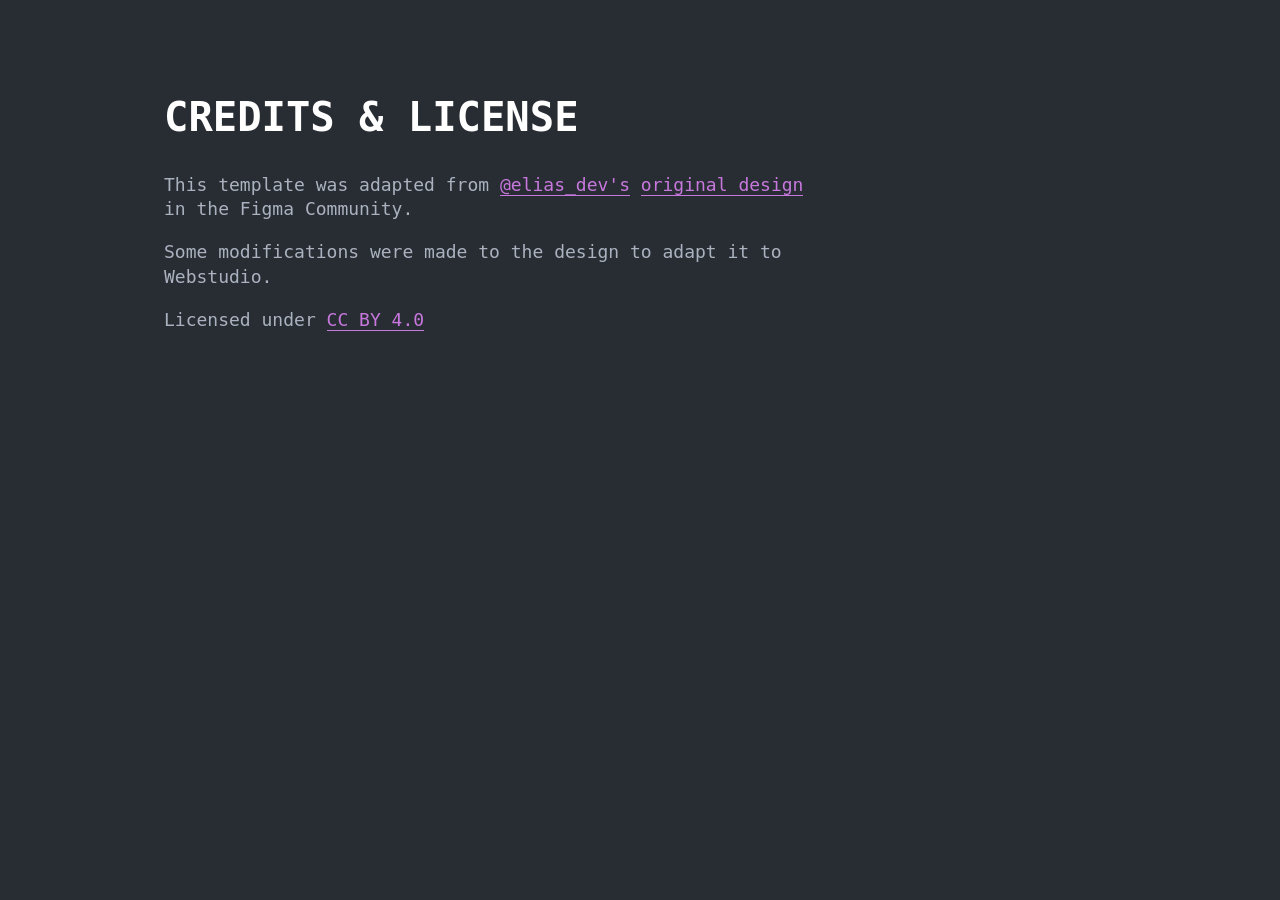
<file: credits/index.html>
<!doctype html>
<html
  lang="en"
  data-ws-project="fd38427e-934e-473e-99e2-03ec092f8b83"
  data-ws-last-published="2026-05-09T20:55:13.035Z"
>
  <head>
    <link
      rel="stylesheet"
      type="text/css"
      href="/assets/static/app_generated_index-6937cd5a.D_X6Dvv2.css"
    />
    <meta charset="UTF-8" />
    <meta name="viewport" content="width=device-width,initial-scale=1" />
    <link
      rel="icon"
      href="/assets/Adobe_Express_2026-05-09_13.14.17_dZG02i6fHvmfnFqKZGrp3.jpeg"
    />
    <meta property="og:url" content="https://url/credits" />
    <meta property="og:title" content="Credits and License" />
    <meta property="og:type" content="website" />
    <meta property="og:site_name" content="Finn" />
    <meta name="robots" content="noindex, nofollow" />
    <meta property="twitter:card" content="summary_large_image" />
    <title>Credits and License</title>
    <script type="application/ld+json">
      {
        "@context": "https://schema.org",
        "@type": "WebSite",
        "name": "Finn"
      }
    </script>
  </head>
  <body class="w-body">
    <div class="w-box">
      <main class="w-box">
        <section class="w-box cna0hdz c1mzb2kd">
          <div
            class="w-box c1357293 c9jnjeu czr2pxy c155uc7w cry9bxc c1lfjoq7 c1778y6x c1wt8a7g cn6056e c1117wcl c1fd0kk1 c11gzs80"
          >
            <h1
              class="w-heading c1cb3y4c c32myit cwrra4i cizucda c11nr3ex c1fpfgy7 cl7jefz c1dhz37v"
            >
              Credits &amp; License
            </h1>
            <div class="w-box c1rco612">
              <p class="w-paragraph">
                This template was adapted from
                <a
                  href="https://www.figma.com/@elias_dev"
                  target="_blank"
                  class="w-rich-text-link chbermr cld4m44 cgrhyqg ccg2arl c1u0w1c2 c1jdbdk1 c13xeq47 cyarius c135vpv5 c1kz4bsi cy8j7mm c1hwbdwo c10mz0pn cw409oe cj9wdjl c1er9g7j c1hh9fvj cl60rel czukzo6 c1223h70 ck31cl2 c15li9yt c1x1ucwy csba0v1 c7rxj2g c8ksia9 cnqrsxi"
                  >@elias_dev&#x27;s</a
                >
                <a
                  href="https://www.figma.com/community/file/1164933568884615740"
                  target="_blank"
                  class="w-rich-text-link chbermr cld4m44 cgrhyqg ccg2arl c1u0w1c2 c1jdbdk1 c13xeq47 cyarius c135vpv5 c1kz4bsi cy8j7mm c1hwbdwo c10mz0pn cw409oe cj9wdjl c1er9g7j c1hh9fvj cl60rel czukzo6 c1223h70 ck31cl2 c15li9yt c1x1ucwy csba0v1 c7rxj2g c8ksia9 cnqrsxi"
                  >original design</a
                >
                in the Figma Community.
              </p>
              <p class="w-paragraph">
                Some modifications were made to the design to adapt it to
                Webstudio.
              </p>
              <p class="w-paragraph">
                Licensed under
                <a
                  href="https://creativecommons.org/licenses/by/4.0/"
                  target="_blank"
                  class="w-rich-text-link chbermr cld4m44 cgrhyqg ccg2arl c1u0w1c2 c1jdbdk1 c13xeq47 cyarius c135vpv5 c1kz4bsi cy8j7mm c1hwbdwo c10mz0pn cw409oe cj9wdjl c1er9g7j c1hh9fvj cl60rel czukzo6 c1223h70 ck31cl2 c15li9yt c1x1ucwy csba0v1 c7rxj2g c8ksia9 cnqrsxi"
                  >CC BY 4.0</a
                >
              </p>
            </div>
          </div>
        </section>
      </main>
    </div>
    <script id="vike_pageContext" type="application/json">
      {
        "_urlRewrite": null,
        "pageId": "/pages/credits",
        "routeParams": {},
        "data": {
          "url": "https://url/credits",
          "system": {
            "params": {},
            "search": {},
            "origin": "https://url",
            "pathname": "/credits"
          },
          "resources": {},
          "pageMeta": {
            "title": "Credits and License",
            "description": "",
            "excludePageFromSearch": true,
            "language": "",
            "socialImageAssetName": "!undefined",
            "socialImageUrl": "",
            "status": 200,
            "redirect": "",
            "custom": []
          }
        }
      }
    </script>
    <script id="vike_globalContext" type="application/json">
      {}
    </script>
    <script
      src="/assets/entries/entry-server-routing.TYd5GMv0.js"
      type="module"
      async
    ></script>
    <link
      rel="modulepreload"
      href="/assets/entries/pages_credits.PoXcw3AX.js"
      as="script"
      type="text/javascript"
    /><link
      rel="modulepreload"
      href="/assets/chunks/chunk-Ce-iZo9X.js"
      as="script"
      type="text/javascript"
    />
  </body>
</html>
</file>
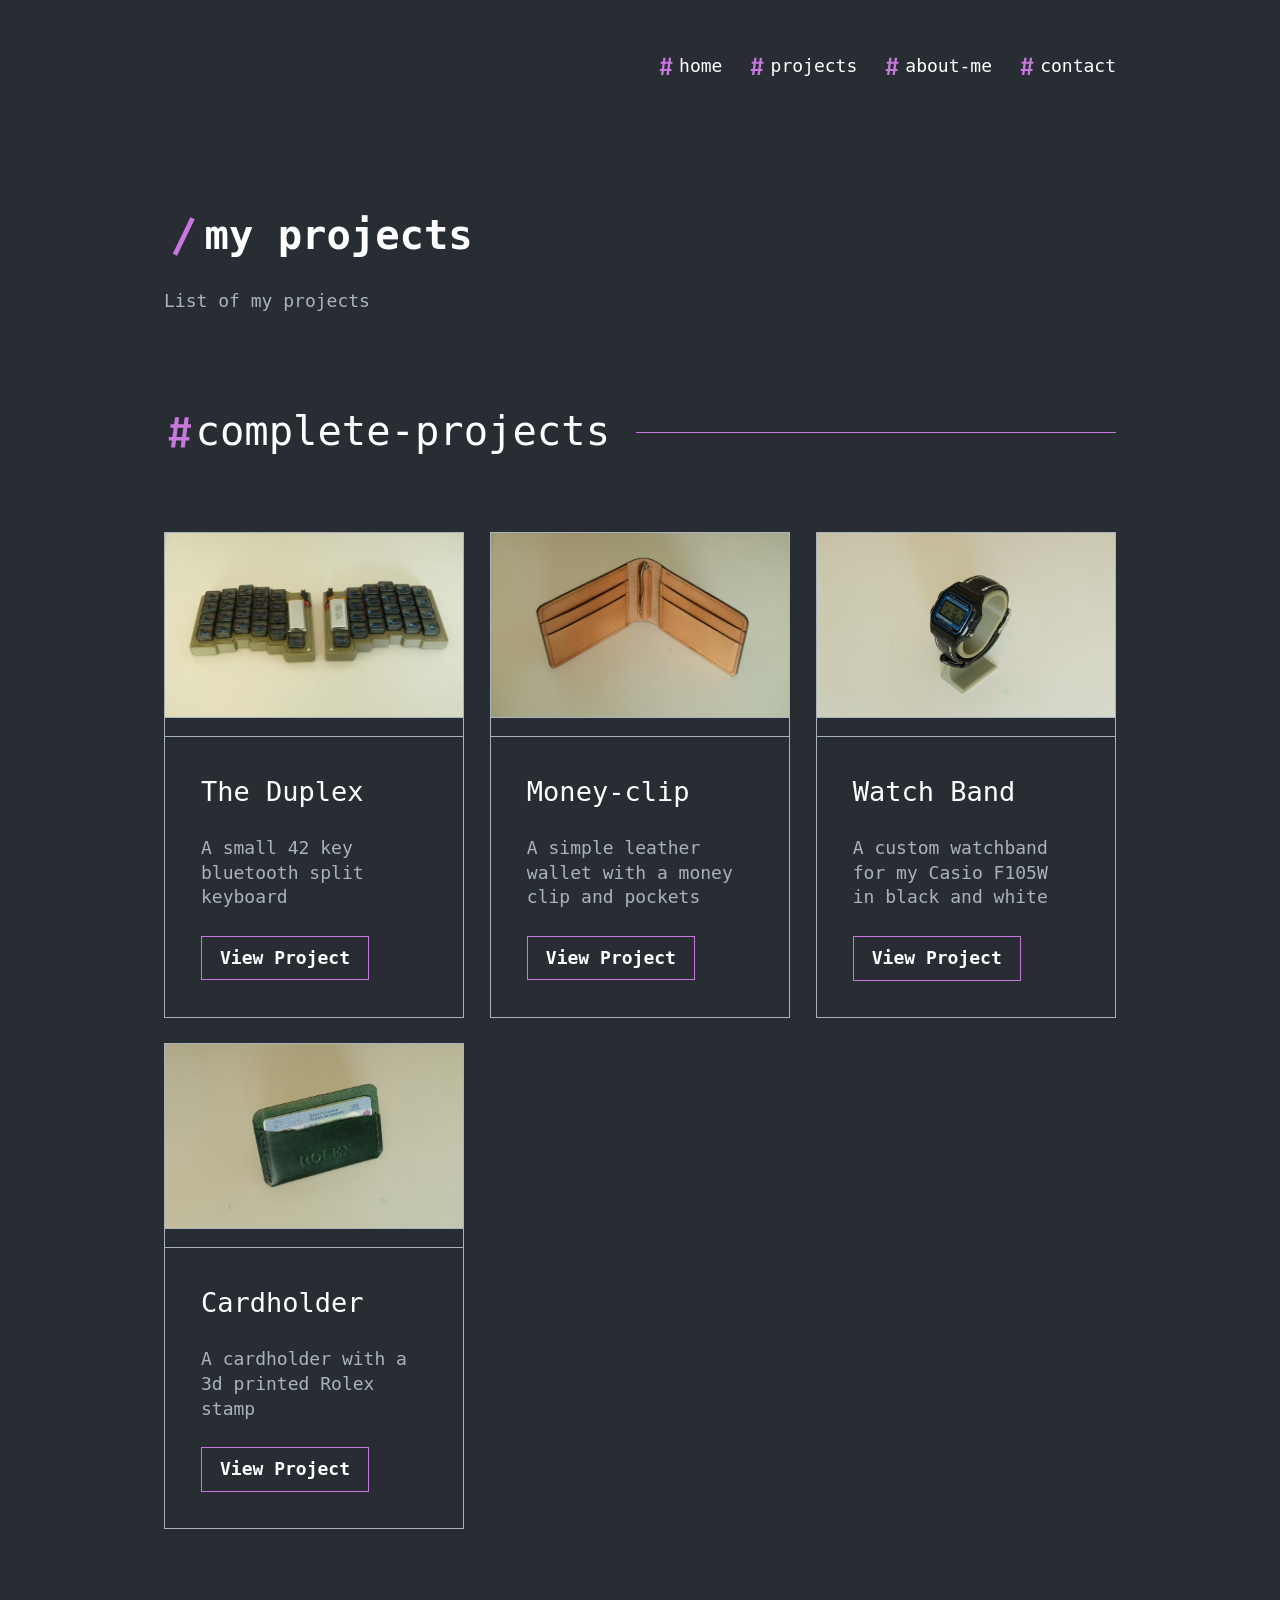
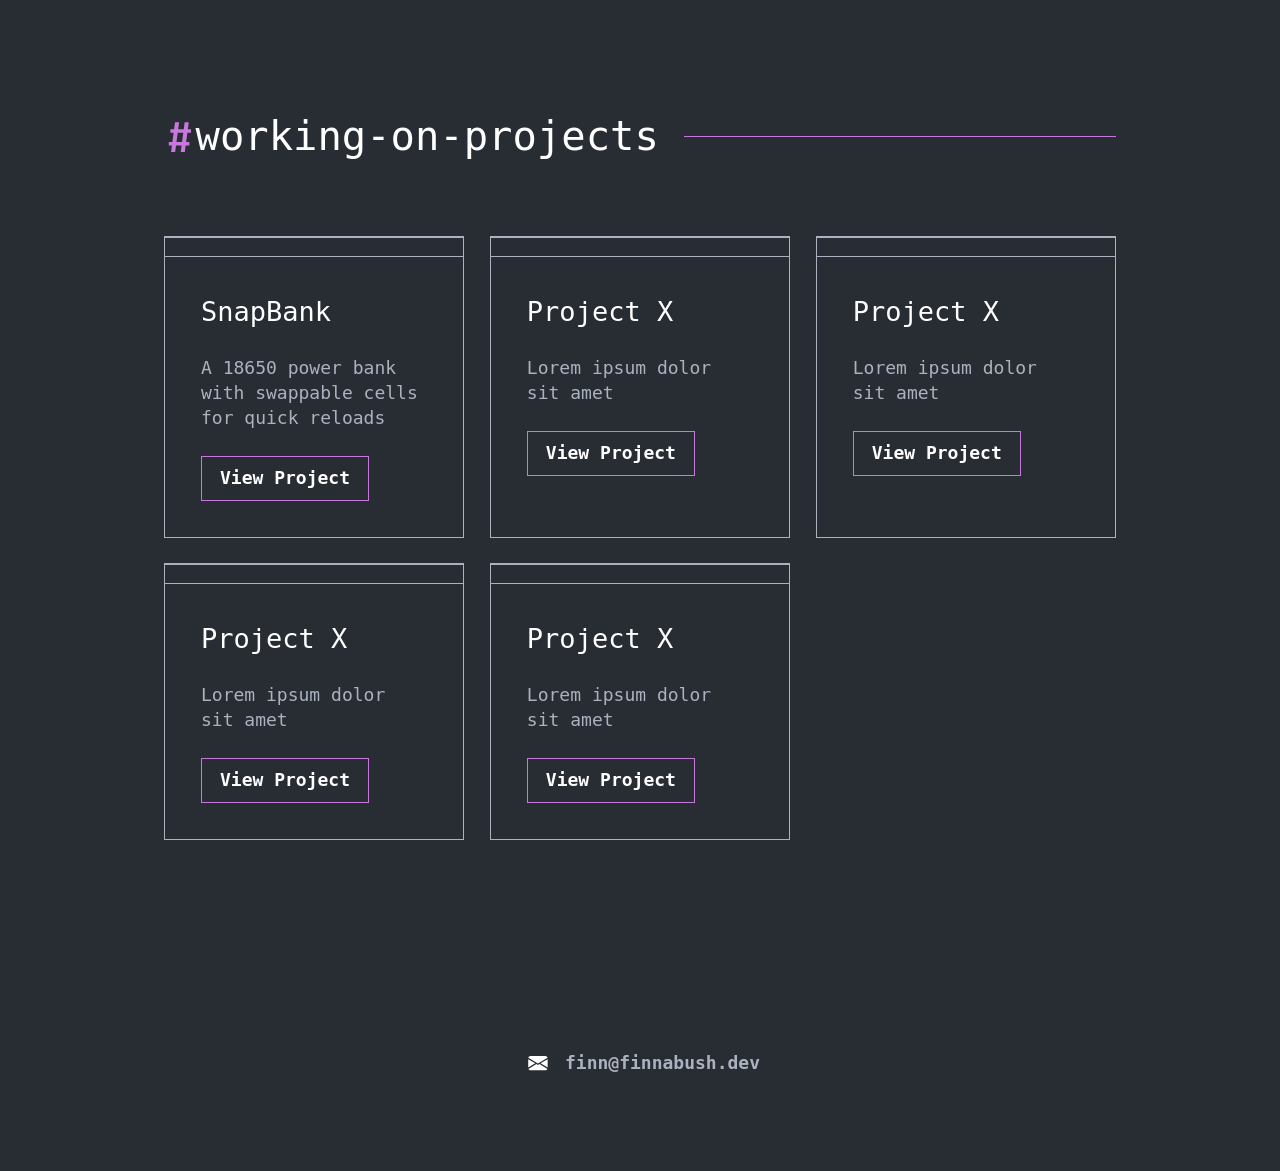
<file: projects/index.html>
<!doctype html>
<html
  lang="en"
  data-ws-project="fd38427e-934e-473e-99e2-03ec092f8b83"
  data-ws-last-published="2026-05-09T20:55:13.035Z"
>
  <head>
    <link
      rel="stylesheet"
      type="text/css"
      href="/assets/static/app_generated_index-6937cd5a.D_X6Dvv2.css"
    />
    <meta charset="UTF-8" />
    <meta name="viewport" content="width=device-width,initial-scale=1" />
    <link
      rel="icon"
      href="/assets/Adobe_Express_2026-05-09_13.14.17_dZG02i6fHvmfnFqKZGrp3.jpeg"
    />
    <meta property="og:url" content="https://url/projects" />
    <meta property="og:title" content="Projects" />
    <meta property="og:type" content="website" />
    <meta property="og:site_name" content="Finn" />
    <meta name="robots" content="noindex, nofollow" />
    <meta name="description" content="List of my projects" />
    <meta property="og:description" content="List of my projects" />
    <meta property="twitter:card" content="summary_large_image" />
    <title>Projects</title>
    <script type="application/ld+json">
      {
        "@context": "https://schema.org",
        "@type": "WebSite",
        "name": "Finn"
      }
    </script>
  </head>
  <body class="w-body">
    <div class="w-box">
      <div style="display: contents">
        <div style="display: contents">
          <div class="w-html-embed">
            <style>
              /* So we don't need to add a token to every paragraph to remove margin. */
              p {
                margin: 0;
              }

              * {
                /* Make links scroll to their sections smoothly. */
                scroll-behavior: smooth;
              }

              /* Nav Trigger show active when submenu is open. */
              nav button[data-state="open"] {
                --navigation-menu-trigger-icon-transform: 180deg;
                color: var(--foreground-muted);
              }
            </style>
          </div>
          <header
            class="w-box c1357293 c9jnjeu czr2pxy c155uc7w cry9bxc c1lxiyww c1778y6x c18v2pa2 c1s46o9r cdczzub c15hexcm c1mpedrw c1rstvfo c1nd8hlk"
          >
            <nav
              aria-label="main"
              class="w-box cry9bxc c1qyy4dh c1t3frhm c1fhkm63 clv8gve c1rstvfo c10x096o c174sw29 c1976n4o cc3dq2t"
            >
              <div style="display: contents">
                <div style="display: contents">
                  <ul
                    class="w-list c34dwh1 c1y6imu0 c1cn3fw9 cry9bxc c1z0l37u c1ml0hr7 c174sw29 c1rstvfo c10x096o"
                  >
                    <li class="w-list-item">
                      <a
                        href="/#top"
                        class="w-link c12y6bqh csru8nn cgrhyqg ccg2arl c1u0w1c2 c1jdbdk1 c13xeq47 cyarius c135vpv5 c1l0vha7 csyy8v5 c1bc2i7x c17r8x7j cw409oe cj9wdjl c1er9g7j c1hh9fvj ch11gwv c3d5uvm c4nlx42 c1qyy4dh ct02u4h c1e7helk c181tpuq cl60rel czukzo6 c1223h70 c4j0o1n c15li9yt c1x1ucwy csba0v1 c7rxj2g c8ksia9 cnqrsxi c12mjb61"
                        ><div
                          class="w-html-embed csru8nn ch2prsz cg4iiql c1qyy4dh ct02u4h cpp0nin"
                        >
                          <svg
                            width="100%"
                            height="100%"
                            viewBox="0 0 17 23"
                            fill="none"
                            xmlns="http://www.w3.org/2000/svg"
                          >
                            <path
                              d="M14.072 8.52L13.176 15.32H15.544V17.88H12.824L12.168 23H9.16L9.832 17.88H5.784L5.112 23H2.104L2.776 17.88H0.488V15.32H3.112L4.04 8.52H1.672V5.944H4.376L5.032 0.919998H8.056L7.352 5.944H11.416L12.088 0.919998H15.096L14.408 5.944H16.728V8.52H14.072ZM6.12 15.32H10.168L11.08 8.52H7.016L6.12 15.32Z"
                              fill="currentColor"
                            ></path>
                          </svg>
                        </div>
                        <span class="w-text">Home</span></a
                      >
                    </li>
                    <li class="w-list-item">
                      <a
                        href="/projects"
                        class="w-link c12y6bqh csru8nn cgrhyqg ccg2arl c1u0w1c2 c1jdbdk1 c13xeq47 cyarius c135vpv5 c1l0vha7 csyy8v5 c1bc2i7x c17r8x7j cw409oe cj9wdjl c1er9g7j c1hh9fvj ch11gwv c3d5uvm c4nlx42 c1qyy4dh ct02u4h c1e7helk c181tpuq cl60rel czukzo6 c1223h70 c4j0o1n c15li9yt c1x1ucwy csba0v1 c7rxj2g c8ksia9 cnqrsxi c12mjb61"
                        ><div
                          class="w-html-embed csru8nn ch2prsz cg4iiql c1qyy4dh ct02u4h cpp0nin"
                        >
                          <svg
                            width="100%"
                            height="100%"
                            viewBox="0 0 17 23"
                            fill="none"
                            xmlns="http://www.w3.org/2000/svg"
                          >
                            <path
                              d="M14.072 8.52L13.176 15.32H15.544V17.88H12.824L12.168 23H9.16L9.832 17.88H5.784L5.112 23H2.104L2.776 17.88H0.488V15.32H3.112L4.04 8.52H1.672V5.944H4.376L5.032 0.919998H8.056L7.352 5.944H11.416L12.088 0.919998H15.096L14.408 5.944H16.728V8.52H14.072ZM6.12 15.32H10.168L11.08 8.52H7.016L6.12 15.32Z"
                              fill="currentColor"
                            ></path>
                          </svg>
                        </div>
                        <span class="w-text">Projects</span></a
                      >
                    </li>
                    <li class="w-list-item">
                      <a
                        href="/#aboutme"
                        class="w-link c12y6bqh csru8nn cgrhyqg ccg2arl c1u0w1c2 c1jdbdk1 c13xeq47 cyarius c135vpv5 c1l0vha7 csyy8v5 c1bc2i7x c17r8x7j cw409oe cj9wdjl c1er9g7j c1hh9fvj ch11gwv c3d5uvm c4nlx42 c1qyy4dh ct02u4h c1e7helk c181tpuq cl60rel czukzo6 c1223h70 c4j0o1n c15li9yt c1x1ucwy csba0v1 c7rxj2g c8ksia9 cnqrsxi c12mjb61"
                        ><div
                          class="w-html-embed csru8nn ch2prsz cg4iiql c1qyy4dh ct02u4h cpp0nin"
                        >
                          <svg
                            width="100%"
                            height="100%"
                            viewBox="0 0 17 23"
                            fill="none"
                            xmlns="http://www.w3.org/2000/svg"
                          >
                            <path
                              d="M14.072 8.52L13.176 15.32H15.544V17.88H12.824L12.168 23H9.16L9.832 17.88H5.784L5.112 23H2.104L2.776 17.88H0.488V15.32H3.112L4.04 8.52H1.672V5.944H4.376L5.032 0.919998H8.056L7.352 5.944H11.416L12.088 0.919998H15.096L14.408 5.944H16.728V8.52H14.072ZM6.12 15.32H10.168L11.08 8.52H7.016L6.12 15.32Z"
                              fill="currentColor"
                            ></path>
                          </svg>
                        </div>
                        <span class="w-text">About-me</span></a
                      >
                    </li>
                    <li class="w-list-item">
                      <a
                        href="/#contact"
                        class="w-link c12y6bqh csru8nn cgrhyqg ccg2arl c1u0w1c2 c1jdbdk1 c13xeq47 cyarius c135vpv5 c1l0vha7 csyy8v5 c1bc2i7x c17r8x7j cw409oe cj9wdjl c1er9g7j c1hh9fvj ch11gwv c3d5uvm c4nlx42 c1qyy4dh ct02u4h c1e7helk c181tpuq cl60rel czukzo6 c1223h70 c4j0o1n c15li9yt c1x1ucwy csba0v1 c7rxj2g c8ksia9 cnqrsxi c12mjb61"
                        ><div
                          class="w-html-embed csru8nn ch2prsz cg4iiql c1qyy4dh ct02u4h cpp0nin"
                        >
                          <svg
                            width="100%"
                            height="100%"
                            viewBox="0 0 17 23"
                            fill="none"
                            xmlns="http://www.w3.org/2000/svg"
                          >
                            <path
                              d="M14.072 8.52L13.176 15.32H15.544V17.88H12.824L12.168 23H9.16L9.832 17.88H5.784L5.112 23H2.104L2.776 17.88H0.488V15.32H3.112L4.04 8.52H1.672V5.944H4.376L5.032 0.919998H8.056L7.352 5.944H11.416L12.088 0.919998H15.096L14.408 5.944H16.728V8.52H14.072ZM6.12 15.32H10.168L11.08 8.52H7.016L6.12 15.32Z"
                              fill="currentColor"
                            ></path>
                          </svg>
                        </div>
                        <span class="w-text">Contact</span></a
                      >
                    </li>
                  </ul>
                </div>
              </div>
            </nav>
            <div class="w-box cwvpjlf cf4s3xc">
              <button
                type="button"
                aria-label="Open mobile menu"
                class="w-button c12y6bqh c1e7helk c13b531o c1my01bv c14z1eqr c1ktl1y1 c135vpv5 csru8nn c1qyy4dh ct02u4h c1md20bl c1e892th c1qom380 c1cb3y4c c1qeobur c1s4ttse c16s8et8 cfw5mh8 c1apclts c19mhsau cl60rel czukzo6 c8ksia9 cnqrsxi c8g2o8g c1mk6p8z c117up93 cngthtj cv7lanz c1oxjrsz csud216 c1xiy5b1 cq7d8me c1ycnvnd"
                aria-haspopup="dialog"
                aria-expanded="false"
                aria-controls="radix-:Rkm:"
                data-state="closed"
              >
                <div class="w-html-embed">
                  <svg
                    xmlns="http://www.w3.org/2000/svg"
                    viewBox="0 0 22 22"
                    fill="currentColor"
                    width="100%"
                    height="100%"
                    style="display: block"
                  >
                    <path
                      fill-rule="evenodd"
                      d="M2 5.998a.75.75 0 0 1 .75-.75h16.5a.75.75 0 0 1 0 1.5H2.75a.75.75 0 0 1-.75-.75Zm0 5.5a.75.75 0 0 1 .75-.75h16.5a.75.75 0 0 1 0 1.5H2.75a.75.75 0 0 1-.75-.75Zm0 5.5a.75.75 0 0 1 .75-.75h16.5a.75.75 0 0 1 0 1.5H2.75a.75.75 0 0 1-.75-.75Z"
                      clip-rule="evenodd"
                    />
                  </svg>
                </div>
              </button>
            </div>
          </header>
        </div>
      </div>
      <main class="w-box">
        <section class="w-box cna0hdz cl8xzcs">
          <div
            class="w-box c1357293 c9jnjeu czr2pxy c155uc7w cry9bxc c1lfjoq7 c1778y6x c1wt8a7g c1s46o9r cdczzub c1fd0kk1 c11gzs80"
          >
            <div
              class="w-box cry9bxc c1lfjoq7 ct8c5y2 c10zkoym c16xs6ny c1wt8a7g czr2pxy c1e2b3ev"
            >
              <h1
                class="w-heading c1cb3y4c c32myit cwrra4i cizucda c11nr3ex c1ns98mi c181tpuq c74kosi c1qom380 cry9bxc c1qyy4dh c1wt8a7g cavd3zn c8q0msf c5m8ase clv8gve c1dhz37v"
              >
                <div
                  class="w-html-embed cpp0nin csru8nn ch2prsz cg4iiql c12sm2j2"
                >
                  <svg
                    width="100%"
                    height="100%"
                    viewBox="0 0 18 31"
                    fill="none"
                    xmlns="http://www.w3.org/2000/svg"
                  >
                    <path
                      d="M3.512 30.488L0.184 28.968L13.72 0.935999L17.016 2.488L3.512 30.488Z"
                      fill="currentColor"
                    ></path>
                  </svg>
                </div>
                <span class="w-text">My projects</span>
              </h1>
              <p class="w-paragraph">List of my projects</p>
            </div>
          </div>
        </section>
        <section class="w-box cna0hdz c1mzb2kd">
          <div
            class="w-box c1357293 c9jnjeu czr2pxy c155uc7w cry9bxc c1lfjoq7 c1778y6x c1wt8a7g c1s46o9r cdczzub c1fd0kk1 c11gzs80"
          >
            <div
              class="w-box cry9bxc c1lxiyww ct8c5y2 c10zkoym c1qyy4dh c1wt8a7g czr2pxy c1e2b3ev"
            >
              <h2
                class="w-heading c1dxq9cf cy1haag c32myit cwrra4i c12y6bqh c74kosi c1qom380 cry9bxc c1qyy4dh c1wt8a7g c181tpuq c1ns98mi cavd3zn c8q0msf c5m8ase clv8gve c1dhz37v"
              >
                <div
                  class="w-html-embed cpp0nin csru8nn chfywbe cggknj7 c12sm2j2"
                >
                  <svg
                    width="100%"
                    height="100%"
                    viewBox="0 0 17 23"
                    fill="none"
                    xmlns="http://www.w3.org/2000/svg"
                  >
                    <path
                      d="M14.072 8.52L13.176 15.32H15.544V17.88H12.824L12.168 23H9.16L9.832 17.88H5.784L5.112 23H2.104L2.776 17.88H0.488V15.32H3.112L4.04 8.52H1.672V5.944H4.376L5.032 0.919998H8.056L7.352 5.944H11.416L12.088 0.919998H15.096L14.408 5.944H16.728V8.52H14.072ZM6.12 15.32H10.168L11.08 8.52H7.016L6.12 15.32Z"
                      fill="currentColor"
                    ></path>
                  </svg>
                </div>
                <span class="w-text">complete-projects</span>
              </h2>
              <div style="display: contents">
                <div style="display: contents">
                  <hr
                    data-ani="slide-right"
                    class="w-separator cx27rqy czr2pxy c32myit cwrra4i"
                  />
                </div>
              </div>
            </div>
            <div
              data-ani-children="true"
              data-ani="slide-up"
              class="w-box copqmak c10zkoym ct8c5y2 cejtdrx co2qwzx c1vrexag cx6c9kw c174sw29"
            >
              <div class="w-box cry9bxc c1lfjoq7 c1wt8a7g c1af7urd cd8sgzj">
                <div class="w-box">
                  <img
                    alt=""
                    width="4896"
                    height="3264"
                    src="/assets/DSCF5013_xRGMY72gS0WoOS3mOa7u0.JPG"
                    class="w-image c1bj63r5 cdtylqg chmjof8 c1gxuxwl"
                    sizes="100vw"
                    srcset="
                      /assets/DSCF5013_xRGMY72gS0WoOS3mOa7u0.JPG   16w,
                      /assets/DSCF5013_xRGMY72gS0WoOS3mOa7u0.JPG   32w,
                      /assets/DSCF5013_xRGMY72gS0WoOS3mOa7u0.JPG   48w,
                      /assets/DSCF5013_xRGMY72gS0WoOS3mOa7u0.JPG   64w,
                      /assets/DSCF5013_xRGMY72gS0WoOS3mOa7u0.JPG   96w,
                      /assets/DSCF5013_xRGMY72gS0WoOS3mOa7u0.JPG  128w,
                      /assets/DSCF5013_xRGMY72gS0WoOS3mOa7u0.JPG  256w,
                      /assets/DSCF5013_xRGMY72gS0WoOS3mOa7u0.JPG  384w,
                      /assets/DSCF5013_xRGMY72gS0WoOS3mOa7u0.JPG  640w,
                      /assets/DSCF5013_xRGMY72gS0WoOS3mOa7u0.JPG  750w,
                      /assets/DSCF5013_xRGMY72gS0WoOS3mOa7u0.JPG  828w,
                      /assets/DSCF5013_xRGMY72gS0WoOS3mOa7u0.JPG 1080w,
                      /assets/DSCF5013_xRGMY72gS0WoOS3mOa7u0.JPG 1200w,
                      /assets/DSCF5013_xRGMY72gS0WoOS3mOa7u0.JPG 1920w,
                      /assets/DSCF5013_xRGMY72gS0WoOS3mOa7u0.JPG 2048w,
                      /assets/DSCF5013_xRGMY72gS0WoOS3mOa7u0.JPG 3840w
                    "
                    decoding="async"
                    loading="lazy"
                  />
                </div>
                <div
                  class="w-box cry9bxc c1lxiyww c16xs6ny c1wt8a7g cn6056e c1117wcl c13b531o c1my01bv c1myzjic ckmmjuv c15cml01 c1r0k2af cvhtpz1 c1lf9chy c1opw0ra"
                ></div>
                <div
                  class="w-box cry9bxc c1lfjoq7 c1z0l37u c1ml0hr7 c16xs6ny c1wt8a7g c14nqedw"
                >
                  <h3
                    class="w-heading cuoke4w cy1haag c32myit cwrra4i c12y6bqh"
                  >
                    The Duplex
                  </h3>
                  <p class="w-paragraph">
                    A small 42 key bluetooth split keyboard
                  </p>
                  <a
                    href="https://blueprint.hackclub.com/projects/10570"
                    class="w-link c12y6bqh c1e7helk c13b531o c1my01bv c14z1eqr c1ktl1y1 c135vpv5 csru8nn c1qyy4dh ct02u4h c1md20bl c1e892th c1qom380 c1cb3y4c c1qeobur c1s4ttse c16s8et8 cfw5mh8 c1apclts c19mhsau cl60rel czukzo6 c8ksia9 cnqrsxi c8g2o8g c1mk6p8z"
                    >View Project</a
                  >
                </div>
              </div>
              <div class="w-box cry9bxc c1lfjoq7 c1wt8a7g c1af7urd cd8sgzj">
                <div class="w-box">
                  <img
                    alt=""
                    width="4896"
                    height="3264"
                    src="/assets/DSCF5017_xJkh2tK2mRek5psBobCRO.JPG"
                    class="w-image c1bj63r5 cdtylqg chmjof8 c1gxuxwl"
                    sizes="100vw"
                    srcset="
                      /assets/DSCF5017_xJkh2tK2mRek5psBobCRO.JPG   16w,
                      /assets/DSCF5017_xJkh2tK2mRek5psBobCRO.JPG   32w,
                      /assets/DSCF5017_xJkh2tK2mRek5psBobCRO.JPG   48w,
                      /assets/DSCF5017_xJkh2tK2mRek5psBobCRO.JPG   64w,
                      /assets/DSCF5017_xJkh2tK2mRek5psBobCRO.JPG   96w,
                      /assets/DSCF5017_xJkh2tK2mRek5psBobCRO.JPG  128w,
                      /assets/DSCF5017_xJkh2tK2mRek5psBobCRO.JPG  256w,
                      /assets/DSCF5017_xJkh2tK2mRek5psBobCRO.JPG  384w,
                      /assets/DSCF5017_xJkh2tK2mRek5psBobCRO.JPG  640w,
                      /assets/DSCF5017_xJkh2tK2mRek5psBobCRO.JPG  750w,
                      /assets/DSCF5017_xJkh2tK2mRek5psBobCRO.JPG  828w,
                      /assets/DSCF5017_xJkh2tK2mRek5psBobCRO.JPG 1080w,
                      /assets/DSCF5017_xJkh2tK2mRek5psBobCRO.JPG 1200w,
                      /assets/DSCF5017_xJkh2tK2mRek5psBobCRO.JPG 1920w,
                      /assets/DSCF5017_xJkh2tK2mRek5psBobCRO.JPG 2048w,
                      /assets/DSCF5017_xJkh2tK2mRek5psBobCRO.JPG 3840w
                    "
                    decoding="async"
                    loading="lazy"
                  />
                </div>
                <div
                  class="w-box cry9bxc c1lxiyww c16xs6ny c1wt8a7g cn6056e c1117wcl c13b531o c1my01bv c1myzjic ckmmjuv c15cml01 c1r0k2af cvhtpz1 c1lf9chy c1opw0ra"
                ></div>
                <div
                  class="w-box cry9bxc c1lfjoq7 c1z0l37u c1ml0hr7 c16xs6ny c1wt8a7g c14nqedw"
                >
                  <h3
                    class="w-heading cuoke4w cy1haag c32myit cwrra4i c12y6bqh"
                  >
                    Money-clip
                  </h3>
                  <p class="w-paragraph">
                    A simple leather wallet with a money clip and pockets
                  </p>
                  <a
                    href="https://www.instagram.com/p/DYIU0PdFYW1/?img_index=1"
                    class="w-link c12y6bqh c1e7helk c13b531o c1my01bv c14z1eqr c1ktl1y1 c135vpv5 csru8nn c1qyy4dh ct02u4h c1md20bl c1e892th c1qom380 c1cb3y4c c1qeobur c1s4ttse c16s8et8 cfw5mh8 c1apclts c19mhsau cl60rel czukzo6 c8ksia9 cnqrsxi c8g2o8g c1mk6p8z"
                    >View Project</a
                  >
                </div>
              </div>
              <div class="w-box cry9bxc c1lfjoq7 c1wt8a7g c1af7urd cd8sgzj">
                <div class="w-box">
                  <img
                    alt=""
                    width="3316"
                    height="2332"
                    src="/assets/DSCF5026_1_PRZdYlo-UH4nocAVGJp7-.JPG"
                    class="w-image c1bj63r5 cdtylqg chmjof8 c1gxuxwl"
                    sizes="100vw"
                    srcset="
                      /assets/DSCF5026_1_PRZdYlo-UH4nocAVGJp7-.JPG   16w,
                      /assets/DSCF5026_1_PRZdYlo-UH4nocAVGJp7-.JPG   32w,
                      /assets/DSCF5026_1_PRZdYlo-UH4nocAVGJp7-.JPG   48w,
                      /assets/DSCF5026_1_PRZdYlo-UH4nocAVGJp7-.JPG   64w,
                      /assets/DSCF5026_1_PRZdYlo-UH4nocAVGJp7-.JPG   96w,
                      /assets/DSCF5026_1_PRZdYlo-UH4nocAVGJp7-.JPG  128w,
                      /assets/DSCF5026_1_PRZdYlo-UH4nocAVGJp7-.JPG  256w,
                      /assets/DSCF5026_1_PRZdYlo-UH4nocAVGJp7-.JPG  384w,
                      /assets/DSCF5026_1_PRZdYlo-UH4nocAVGJp7-.JPG  640w,
                      /assets/DSCF5026_1_PRZdYlo-UH4nocAVGJp7-.JPG  750w,
                      /assets/DSCF5026_1_PRZdYlo-UH4nocAVGJp7-.JPG  828w,
                      /assets/DSCF5026_1_PRZdYlo-UH4nocAVGJp7-.JPG 1080w,
                      /assets/DSCF5026_1_PRZdYlo-UH4nocAVGJp7-.JPG 1200w,
                      /assets/DSCF5026_1_PRZdYlo-UH4nocAVGJp7-.JPG 1920w,
                      /assets/DSCF5026_1_PRZdYlo-UH4nocAVGJp7-.JPG 2048w,
                      /assets/DSCF5026_1_PRZdYlo-UH4nocAVGJp7-.JPG 3840w
                    "
                    decoding="async"
                    loading="lazy"
                  />
                </div>
                <div
                  class="w-box cry9bxc c1lxiyww c16xs6ny c1wt8a7g cn6056e c1117wcl c13b531o c1my01bv c1myzjic ckmmjuv c15cml01 c1r0k2af cvhtpz1 c1lf9chy c1opw0ra"
                ></div>
                <div
                  class="w-box cry9bxc c1lfjoq7 c1z0l37u c1ml0hr7 c16xs6ny c1wt8a7g c14nqedw"
                >
                  <h3
                    class="w-heading cuoke4w cy1haag c32myit cwrra4i c12y6bqh"
                  >
                    Watch Band
                  </h3>
                  <p class="w-paragraph">
                    A custom watchband for my Casio F105W in black and white
                  </p>
                  <a
                    class="w-link c12y6bqh c1e7helk c13b531o c1my01bv c14z1eqr c1ktl1y1 c135vpv5 csru8nn c1qyy4dh ct02u4h c1md20bl c1e892th c1qom380 c1cb3y4c c1qeobur c1s4ttse c16s8et8 cfw5mh8 c1apclts c19mhsau cl60rel czukzo6 c8ksia9 cnqrsxi c8g2o8g c1mk6p8z"
                    href="#"
                    >View Project</a
                  >
                </div>
              </div>
              <div class="w-box cry9bxc c1lfjoq7 c1wt8a7g c1af7urd cd8sgzj">
                <div class="w-box">
                  <img
                    alt=""
                    width="3525"
                    height="2415"
                    src="/assets/DSCF5019_Ffcoui1bZTwXToIBldOMw.JPG"
                    class="w-image c1bj63r5 cdtylqg chmjof8 c1gxuxwl"
                    sizes="100vw"
                    srcset="
                      /assets/DSCF5019_Ffcoui1bZTwXToIBldOMw.JPG   16w,
                      /assets/DSCF5019_Ffcoui1bZTwXToIBldOMw.JPG   32w,
                      /assets/DSCF5019_Ffcoui1bZTwXToIBldOMw.JPG   48w,
                      /assets/DSCF5019_Ffcoui1bZTwXToIBldOMw.JPG   64w,
                      /assets/DSCF5019_Ffcoui1bZTwXToIBldOMw.JPG   96w,
                      /assets/DSCF5019_Ffcoui1bZTwXToIBldOMw.JPG  128w,
                      /assets/DSCF5019_Ffcoui1bZTwXToIBldOMw.JPG  256w,
                      /assets/DSCF5019_Ffcoui1bZTwXToIBldOMw.JPG  384w,
                      /assets/DSCF5019_Ffcoui1bZTwXToIBldOMw.JPG  640w,
                      /assets/DSCF5019_Ffcoui1bZTwXToIBldOMw.JPG  750w,
                      /assets/DSCF5019_Ffcoui1bZTwXToIBldOMw.JPG  828w,
                      /assets/DSCF5019_Ffcoui1bZTwXToIBldOMw.JPG 1080w,
                      /assets/DSCF5019_Ffcoui1bZTwXToIBldOMw.JPG 1200w,
                      /assets/DSCF5019_Ffcoui1bZTwXToIBldOMw.JPG 1920w,
                      /assets/DSCF5019_Ffcoui1bZTwXToIBldOMw.JPG 2048w,
                      /assets/DSCF5019_Ffcoui1bZTwXToIBldOMw.JPG 3840w
                    "
                    decoding="async"
                    loading="lazy"
                  />
                </div>
                <div
                  class="w-box cry9bxc c1lxiyww c16xs6ny c1wt8a7g cn6056e c1117wcl c13b531o c1my01bv c1myzjic ckmmjuv c15cml01 c1r0k2af cvhtpz1 c1lf9chy c1opw0ra"
                ></div>
                <div
                  class="w-box cry9bxc c1lfjoq7 c1z0l37u c1ml0hr7 c16xs6ny c1wt8a7g c14nqedw"
                >
                  <h3
                    class="w-heading cuoke4w cy1haag c32myit cwrra4i c12y6bqh"
                  >
                    Cardholder
                  </h3>
                  <p class="w-paragraph">
                    A cardholder with a 3d printed Rolex stamp
                  </p>
                  <a
                    class="w-link c12y6bqh c1e7helk c13b531o c1my01bv c14z1eqr c1ktl1y1 c135vpv5 csru8nn c1qyy4dh ct02u4h c1md20bl c1e892th c1qom380 c1cb3y4c c1qeobur c1s4ttse c16s8et8 cfw5mh8 c1apclts c19mhsau cl60rel czukzo6 c8ksia9 cnqrsxi c8g2o8g c1mk6p8z"
                    href="#"
                    >View Project</a
                  >
                </div>
              </div>
            </div>
          </div>
        </section>
        <section class="w-box cna0hdz c1mzb2kd">
          <div
            class="w-box c1357293 c9jnjeu czr2pxy c155uc7w cry9bxc c1lfjoq7 c1778y6x c1wt8a7g c1s46o9r cdczzub c1fd0kk1 c11gzs80"
          >
            <div
              class="w-box cry9bxc c1lxiyww ct8c5y2 c10zkoym c1qyy4dh c1wt8a7g czr2pxy c1e2b3ev"
            >
              <h2
                class="w-heading c1dxq9cf cy1haag c32myit cwrra4i c12y6bqh c74kosi c1qom380 cry9bxc c1qyy4dh c1wt8a7g c181tpuq c1ns98mi cavd3zn c8q0msf c5m8ase clv8gve c1dhz37v"
              >
                <div
                  class="w-html-embed cpp0nin csru8nn chfywbe cggknj7 c12sm2j2"
                >
                  <svg
                    width="100%"
                    height="100%"
                    viewBox="0 0 17 23"
                    fill="none"
                    xmlns="http://www.w3.org/2000/svg"
                  >
                    <path
                      d="M14.072 8.52L13.176 15.32H15.544V17.88H12.824L12.168 23H9.16L9.832 17.88H5.784L5.112 23H2.104L2.776 17.88H0.488V15.32H3.112L4.04 8.52H1.672V5.944H4.376L5.032 0.919998H8.056L7.352 5.944H11.416L12.088 0.919998H15.096L14.408 5.944H16.728V8.52H14.072ZM6.12 15.32H10.168L11.08 8.52H7.016L6.12 15.32Z"
                      fill="currentColor"
                    ></path>
                  </svg>
                </div>
                <span class="w-text">Working-on-projects</span>
              </h2>
              <div style="display: contents">
                <div style="display: contents">
                  <hr
                    data-ani="slide-right"
                    class="w-separator cx27rqy czr2pxy c32myit cwrra4i"
                  />
                </div>
              </div>
            </div>
            <div
              data-ani-children="true"
              data-ani="slide-up"
              class="w-box copqmak c10zkoym ct8c5y2 cejtdrx co2qwzx c1vrexag cx6c9kw c174sw29"
            >
              <div class="w-box cry9bxc c1lfjoq7 c1wt8a7g c1af7urd cd8sgzj">
                <div
                  class="w-box cry9bxc c1lxiyww c16xs6ny c1wt8a7g cn6056e c1117wcl c13b531o c1my01bv c1myzjic ckmmjuv c15cml01 c1r0k2af cvhtpz1 c1lf9chy c1opw0ra"
                ></div>
                <div
                  class="w-box cry9bxc c1lfjoq7 c1z0l37u c1ml0hr7 c16xs6ny c1wt8a7g c14nqedw"
                >
                  <h3
                    class="w-heading cuoke4w cy1haag c32myit cwrra4i c12y6bqh"
                  >
                    SnapBank
                  </h3>
                  <p class="w-paragraph">
                    A 18650 power bank with swappable cells for quick reloads
                  </p>
                  <a
                    href="https://stasis.hackclub.com/dashboard/projects/cmogcc6lw01vr01qby7m18k0t"
                    class="w-link c12y6bqh c1e7helk c13b531o c1my01bv c14z1eqr c1ktl1y1 c135vpv5 csru8nn c1qyy4dh ct02u4h c1md20bl c1e892th c1qom380 c1cb3y4c c1qeobur c1s4ttse c16s8et8 cfw5mh8 c1apclts c19mhsau cl60rel czukzo6 c8ksia9 cnqrsxi c8g2o8g c1mk6p8z"
                    >View Project</a
                  >
                </div>
              </div>
              <div class="w-box cry9bxc c1lfjoq7 c1wt8a7g c1af7urd cd8sgzj">
                <div
                  class="w-box cry9bxc c1lxiyww c16xs6ny c1wt8a7g cn6056e c1117wcl c13b531o c1my01bv c1myzjic ckmmjuv c15cml01 c1r0k2af cvhtpz1 c1lf9chy c1opw0ra"
                ></div>
                <div
                  class="w-box cry9bxc c1lfjoq7 c1z0l37u c1ml0hr7 c16xs6ny c1wt8a7g c14nqedw"
                >
                  <h3
                    class="w-heading cuoke4w cy1haag c32myit cwrra4i c12y6bqh"
                  >
                    Project X
                  </h3>
                  <p class="w-paragraph">Lorem ipsum dolor sit amet</p>
                  <a
                    class="w-link c12y6bqh c1e7helk c13b531o c1my01bv c14z1eqr c1ktl1y1 c135vpv5 csru8nn c1qyy4dh ct02u4h c1md20bl c1e892th c1qom380 c1cb3y4c c1qeobur c1s4ttse c16s8et8 cfw5mh8 c1apclts c19mhsau cl60rel czukzo6 c8ksia9 cnqrsxi c8g2o8g c1mk6p8z"
                    href="#"
                    >View Project</a
                  >
                </div>
              </div>
              <div class="w-box cry9bxc c1lfjoq7 c1wt8a7g c1af7urd cd8sgzj">
                <div
                  class="w-box cry9bxc c1lxiyww c16xs6ny c1wt8a7g cn6056e c1117wcl c13b531o c1my01bv c1myzjic ckmmjuv c15cml01 c1r0k2af cvhtpz1 c1lf9chy c1opw0ra"
                ></div>
                <div
                  class="w-box cry9bxc c1lfjoq7 c1z0l37u c1ml0hr7 c16xs6ny c1wt8a7g c14nqedw"
                >
                  <h3
                    class="w-heading cuoke4w cy1haag c32myit cwrra4i c12y6bqh"
                  >
                    Project X
                  </h3>
                  <p class="w-paragraph">Lorem ipsum dolor sit amet</p>
                  <a
                    class="w-link c12y6bqh c1e7helk c13b531o c1my01bv c14z1eqr c1ktl1y1 c135vpv5 csru8nn c1qyy4dh ct02u4h c1md20bl c1e892th c1qom380 c1cb3y4c c1qeobur c1s4ttse c16s8et8 cfw5mh8 c1apclts c19mhsau cl60rel czukzo6 c8ksia9 cnqrsxi c8g2o8g c1mk6p8z"
                    href="#"
                    >View Project</a
                  >
                </div>
              </div>
              <div class="w-box cry9bxc c1lfjoq7 c1wt8a7g c1af7urd cd8sgzj">
                <div
                  class="w-box cry9bxc c1lxiyww c16xs6ny c1wt8a7g cn6056e c1117wcl c13b531o c1my01bv c1myzjic ckmmjuv c15cml01 c1r0k2af cvhtpz1 c1lf9chy c1opw0ra"
                ></div>
                <div
                  class="w-box cry9bxc c1lfjoq7 c1z0l37u c1ml0hr7 c16xs6ny c1wt8a7g c14nqedw"
                >
                  <h3
                    class="w-heading cuoke4w cy1haag c32myit cwrra4i c12y6bqh"
                  >
                    Project X
                  </h3>
                  <p class="w-paragraph">Lorem ipsum dolor sit amet</p>
                  <a
                    class="w-link c12y6bqh c1e7helk c13b531o c1my01bv c14z1eqr c1ktl1y1 c135vpv5 csru8nn c1qyy4dh ct02u4h c1md20bl c1e892th c1qom380 c1cb3y4c c1qeobur c1s4ttse c16s8et8 cfw5mh8 c1apclts c19mhsau cl60rel czukzo6 c8ksia9 cnqrsxi c8g2o8g c1mk6p8z"
                    href="#"
                    >View Project</a
                  >
                </div>
              </div>
              <div class="w-box cry9bxc c1lfjoq7 c1wt8a7g c1af7urd cd8sgzj">
                <div
                  class="w-box cry9bxc c1lxiyww c16xs6ny c1wt8a7g cn6056e c1117wcl c13b531o c1my01bv c1myzjic ckmmjuv c15cml01 c1r0k2af cvhtpz1 c1lf9chy c1opw0ra"
                ></div>
                <div
                  class="w-box cry9bxc c1lfjoq7 c1z0l37u c1ml0hr7 c16xs6ny c1wt8a7g c14nqedw"
                >
                  <h3
                    class="w-heading cuoke4w cy1haag c32myit cwrra4i c12y6bqh"
                  >
                    Project X
                  </h3>
                  <p class="w-paragraph">Lorem ipsum dolor sit amet</p>
                  <a
                    class="w-link c12y6bqh c1e7helk c13b531o c1my01bv c14z1eqr c1ktl1y1 c135vpv5 csru8nn c1qyy4dh ct02u4h c1md20bl c1e892th c1qom380 c1cb3y4c c1qeobur c1s4ttse c16s8et8 cfw5mh8 c1apclts c19mhsau cl60rel czukzo6 c8ksia9 cnqrsxi c8g2o8g c1mk6p8z"
                    href="#"
                    >View Project</a
                  >
                </div>
              </div>
            </div>
          </div>
        </section>
      </main>
      <div style="display: contents">
        <div style="display: contents">
          <footer class="w-box cna0hdz c1mzb2kd">
            <div
              class="w-box c1357293 c9jnjeu czr2pxy c155uc7w cry9bxc c1lfjoq7 c1qyy4dh c1wt8a7g c10zkoym ct8c5y2 c1fd0kk1 c11gzs80"
            >
              <div style="display: block"></div>
              <a
                class="w-link czt9u4x csru8nn cgrhyqg ccg2arl c1u0w1c2 c1jdbdk1 c13xeq47 cyarius c135vpv5 c1l0vha7 csyy8v5 c1bc2i7x c17r8x7j cw409oe cj9wdjl c1er9g7j c1hh9fvj c1qyy4dh c1wt8a7g cn6056e c1117wcl cz5x2lt c12sm2j2 cblpe2z cl60rel czukzo6 ckqth2g c4j0o1n c44vfqt c1e8zdxj c1xs0wst c7s1hdt c1b7r3cd c8ksia9 cnqrsxi"
                href="#"
                ><div
                  class="w-box c19acjow c1g1x4wk c1642u22 c1e9wxra c422x95 c1kectvc c18nx7en c13zjl4p cauqto8 cfcozna"
                >
                  <div class="w-html-embed">
                    <svg
                      width="100%"
                      height="100%"
                      viewBox="0 0 32 32"
                      fill="none"
                      xmlns="http://www.w3.org/2000/svg"
                    >
                      <path
                        d="M5.07187 9.20292C5.2168 8.57709 5.57307 8.01832 6.08232 7.6181C6.59158 7.21789 7.22365 6.99996 7.875 7H25.125C25.7764 6.99996 26.4084 7.21789 26.9177 7.6181C27.4269 8.01832 27.7832 8.57709 27.9281 9.20292L16.5 16.0865L5.07187 9.20292ZM5 10.8207V20.8847L13.3418 15.8442L5 10.8207ZM14.7189 16.6758L5.27456 22.3807C5.50791 22.8657 5.87619 23.2753 6.33656 23.5619C6.79693 23.8486 7.33044 24.0005 7.875 24H25.125C25.6695 24.0001 26.2028 23.8479 26.6629 23.561C27.123 23.274 27.491 22.8643 27.724 22.3793L18.2796 16.6744L16.5 17.7468L14.7189 16.6744V16.6758ZM19.6582 15.8457L28 20.8847V10.8207L19.6582 15.8442V15.8457Z"
                        fill="currentColor"
                      ></path>
                    </svg>
                  </div>
                </div>
                <div class="w-box cry9bxc c1lfjoq7 c16xs6ny ce1qmkg c1mcu1jn">
                  <span class="w-text c1cb3y4c">finn@finnabush.dev</span>
                </div></a
              >
            </div>
          </footer>
          <div style="display: contents">
            <div style="display: contents">
              <div class="w-html-embed">
                <style>
                  :root {
                    --ani-duration: var(--duration-default, 0.2s);
                    --ani-delay: 0s;
                    --ani-slide-offset: 20%;
                    --ani-zoom-in-scale: 1;
                    --ani-zoom-out-scale: 0.85;
                    --ani-flip-rotate: 30deg;
                    --ani-easing: var(--easing-fun, ease);
                    --ani-fill-mode: forwards;
                  }
                  [data-ani]:not([data-ani-children]),
                  [data-ani-children]:not([data-ani-progress]) > * {
                    animation-duration: var(--ani-duration);
                    animation-delay: var(--ani-delay);
                    animation-timing-function: var(--ani-easing);
                    animation-fill-mode: var(--ani-fill-mode);
                    opacity: 0;
                  }
                  [data-ani-progress]:not([data-ani-children]),
                  [data-ani-children]:not([data-ani]) > * {
                    transition-property: opacity, transform;
                    transition-duration: var(--ani-duration);
                    transition-timing-function: var(--ani-easing);
                    opacity: 0;
                  }
                  @keyframes fadeIn {
                    from {
                      opacity: 0;
                    }
                    to {
                      opacity: 1;
                    }
                  }
                  @keyframes fadeOut {
                    from {
                      opacity: 1;
                    }
                    to {
                      opacity: 0;
                    }
                  }
                  [data-ani-children][data-ani="fade"] > .in,
                  [data-ani="fade"]:where(
                      .in:not([data-state]),
                      [data-state$="open"],
                      [data-state="active"]
                    ) {
                    animation-name: fadeIn;
                  }
                  [data-ani-children][data-ani="fade"] > .out,
                  [data-ani="fade"]:where(
                      .out:not([data-state]),
                      [data-state="closed"],
                      [data-state="inactive"]
                    ) {
                    animation-name: fadeOut;
                  }
                  @keyframes slideIn {
                    from {
                      opacity: 0;
                      translate: var(--ani-slide-transform);
                    }
                    to {
                      opacity: 1;
                      translate: none;
                    }
                  }
                  @keyframes slideOut {
                    from {
                      opacity: 1;
                      translate: none;
                    }
                    to {
                      opacity: 0;
                      translate: var(--ani-slide-transform);
                    }
                  }
                  [data-ani-children][data-ani|="slide"] > .in,
                  [data-ani|="slide"]:where(
                      .in:not([data-state]),
                      [data-state$="open"],
                      [data-state="active"]
                    ) {
                    animation-name: slideIn;
                  }
                  [data-ani-children][data-ani|="slide"] > .out,
                  [data-ani|="slide"]:where(
                      .out:not([data-state]),
                      [data-state="closed"],
                      [data-state="inactive"]
                    ) {
                    animation-name: slideOut;
                  }
                  [data-ani="slide-up"] {
                    --ani-slide-transform: 0 var(--ani-slide-offset);
                  }
                  [data-ani="slide-down"] {
                    --ani-slide-transform: 0 calc(-1 * var(--ani-slide-offset));
                  }
                  [data-ani="slide-left"] {
                    --ani-slide-transform: var(--ani-slide-offset);
                  }
                  [data-ani="slide-right"] {
                    --ani-slide-transform: calc(-1 * var(--ani-slide-offset));
                  }
                  @keyframes zoomIn {
                    from {
                      opacity: 0;
                      scale: var(--ani-zoom-out-scale);
                    }
                    to {
                      opacity: 1;
                      scale: 1;
                    }
                  }
                  @keyframes zoomOut {
                    from {
                      opacity: 1;
                      scale: 1;
                    }
                    to {
                      opacity: 0;
                      scale: var(--ani-zoom-in-scale);
                    }
                  }
                  [data-ani-children][data-ani="zoom"] > .in,
                  [data-ani|="zoom"]:where(
                      .in:not([data-state]),
                      [data-state$="open"],
                      [data-state="active"]
                    ) {
                    animation-name: zoomIn;
                  }
                  [data-ani-children][data-ani="zoom"] > .out,
                  [data-ani|="zoom"]:where(
                      .out:not([data-state]),
                      [data-state="closed"],
                      [data-state="inactive"]
                    ) {
                    animation-name: zoomOut;
                  }
                  [data-ani-children][data-ani-progress="zoom"] > *,
                  [data-ani-progress="zoom"]:not([data-ani-children]) {
                    transform: scale(var(--ani-zoom-out-scale));
                  }
                  @keyframes flipInY {
                    from {
                      rotate: y var(--ani-flip-rotate);
                      perspective: 2000px;
                      opacity: 0;
                    }
                    to {
                      rotate: y 0;
                      opacity: 1;
                    }
                  }
                  @keyframes flipOutY {
                    from {
                      rotate: y 0;
                      opacity: 1;
                    }
                    to {
                      perspective: 2000px;
                      rotate: y var(--ani-flip-rotate);
                      opacity: 0;
                    }
                  }
                  @keyframes flipInX {
                    from {
                      perspective: 2000px;
                      rotate: x var(--ani-flip-rotate);
                      opacity: 0;
                    }
                    to {
                      rotate: x 0;
                      opacity: 1;
                    }
                  }
                  @keyframes flipOutX {
                    from {
                      rotate: x 0;
                      opacity: 1;
                    }
                    to {
                      perspective: 2000px;
                      rotate: x var(--ani-flip-rotate);
                      opacity: 0;
                    }
                  }
                  [data-ani-children][data-ani="flip-y"] > .in,
                  [data-ani="flip-y"]:where(
                      .in:not([data-state]),
                      [data-state$="open"],
                      [data-state="active"]
                    ) {
                    animation-name: flipInY;
                  }
                  [data-ani-children][data-ani="flip-x"] > .in,
                  [data-ani="flip-x"]:where(
                      .in:not([data-state]),
                      [data-state$="open"],
                      [data-state="active"]
                    ) {
                    animation-name: flipInX;
                  }
                  [data-ani-children][data-ani="flip-y"] > .out,
                  [data-ani="flip-y"]:where(
                      .out:not([data-state]),
                      [data-state="closed"],
                      [data-state="inactive"]
                    ) {
                    animation-name: flipOutY;
                  }
                  [data-ani-children][data-ani="flip-x"] > .out,
                  [data-ani="flip-x"]:where(
                      .out:not([data-state]),
                      [data-state="closed"],
                      [data-state="inactive"]
                    ) {
                    animation-name: flipOutX;
                  }
                  @keyframes expandDown {
                    from {
                      height: 0;
                    }
                    to {
                      height: var(--newHeight);
                    }
                  }
                  @keyframes expandUp {
                    from {
                      height: var(--newHeight);
                    }
                    to {
                      height: 0;
                    }
                  }
                  [data-ani="expand"],
                  [data-ani="expand"][data-state="open"],
                  [data-ani="expand"].in {
                    --newHeight: var(
                      --custom-height,
                      var(
                        --radix-accordion-content-height,
                        var(--radix-collapsible-content-height, 100%)
                      )
                    );
                    overflow: hidden;
                    opacity: 1;
                  }
                  [data-ani-children][data-ani="expand"] > .in,
                  [data-ani="expand"]:where(
                      .in:not([data-state]),
                      [data-state$="open"],
                      [data-state="active"]
                    ) {
                    animation: expandDown var(--ani-duration) var(--ani-easing);
                  }
                  [data-ani-children][data-ani="expand"] > .out,
                  [data-ani="expand"]:where(
                      .out:not([data-state]),
                      [data-state="closed"],
                      [data-state="inactive"]
                    ) {
                    animation: expandUp var(--ani-duration) var(--ani-easing);
                  }
                  @media (prefers-reduced-motion: reduce) {
                    [data-ani]:not([data-ani-children]),
                    [data-ani-progress]:not([data-ani-children]),
                    [data-ani-children] > * {
                      opacity: 1;
                      transform: none;
                      animation: none;
                      rotate: none;
                      scale: none;
                      translate: none;
                    }
                  }
                </style>
              </div>
            </div>
          </div>
        </div>
      </div>
    </div>
    <script id="vike_pageContext" type="application/json">
      {
        "_urlRewrite": null,
        "pageId": "/pages/projects",
        "routeParams": {},
        "data": {
          "url": "https://url/projects",
          "system": {
            "params": {},
            "search": {},
            "origin": "https://url",
            "pathname": "/projects"
          },
          "resources": {},
          "pageMeta": {
            "title": "Projects",
            "description": "List of my projects",
            "excludePageFromSearch": true,
            "language": "",
            "socialImageAssetName": "!undefined",
            "socialImageUrl": "",
            "status": 200,
            "redirect": "",
            "custom": []
          }
        }
      }
    </script>
    <script id="vike_globalContext" type="application/json">
      {}
    </script>
    <script
      src="/assets/entries/entry-server-routing.TYd5GMv0.js"
      type="module"
      async
    ></script>
    <link
      rel="modulepreload"
      href="/assets/entries/pages_projects.DSjKJaza.js"
      as="script"
      type="text/javascript"
    /><link
      rel="modulepreload"
      href="/assets/chunks/chunk-Ce-iZo9X.js"
      as="script"
      type="text/javascript"
    /><link
      rel="modulepreload"
      href="/assets/chunks/chunk-D5VwsnWi.js"
      as="script"
      type="text/javascript"
    />
  </body>
</html>
</file>
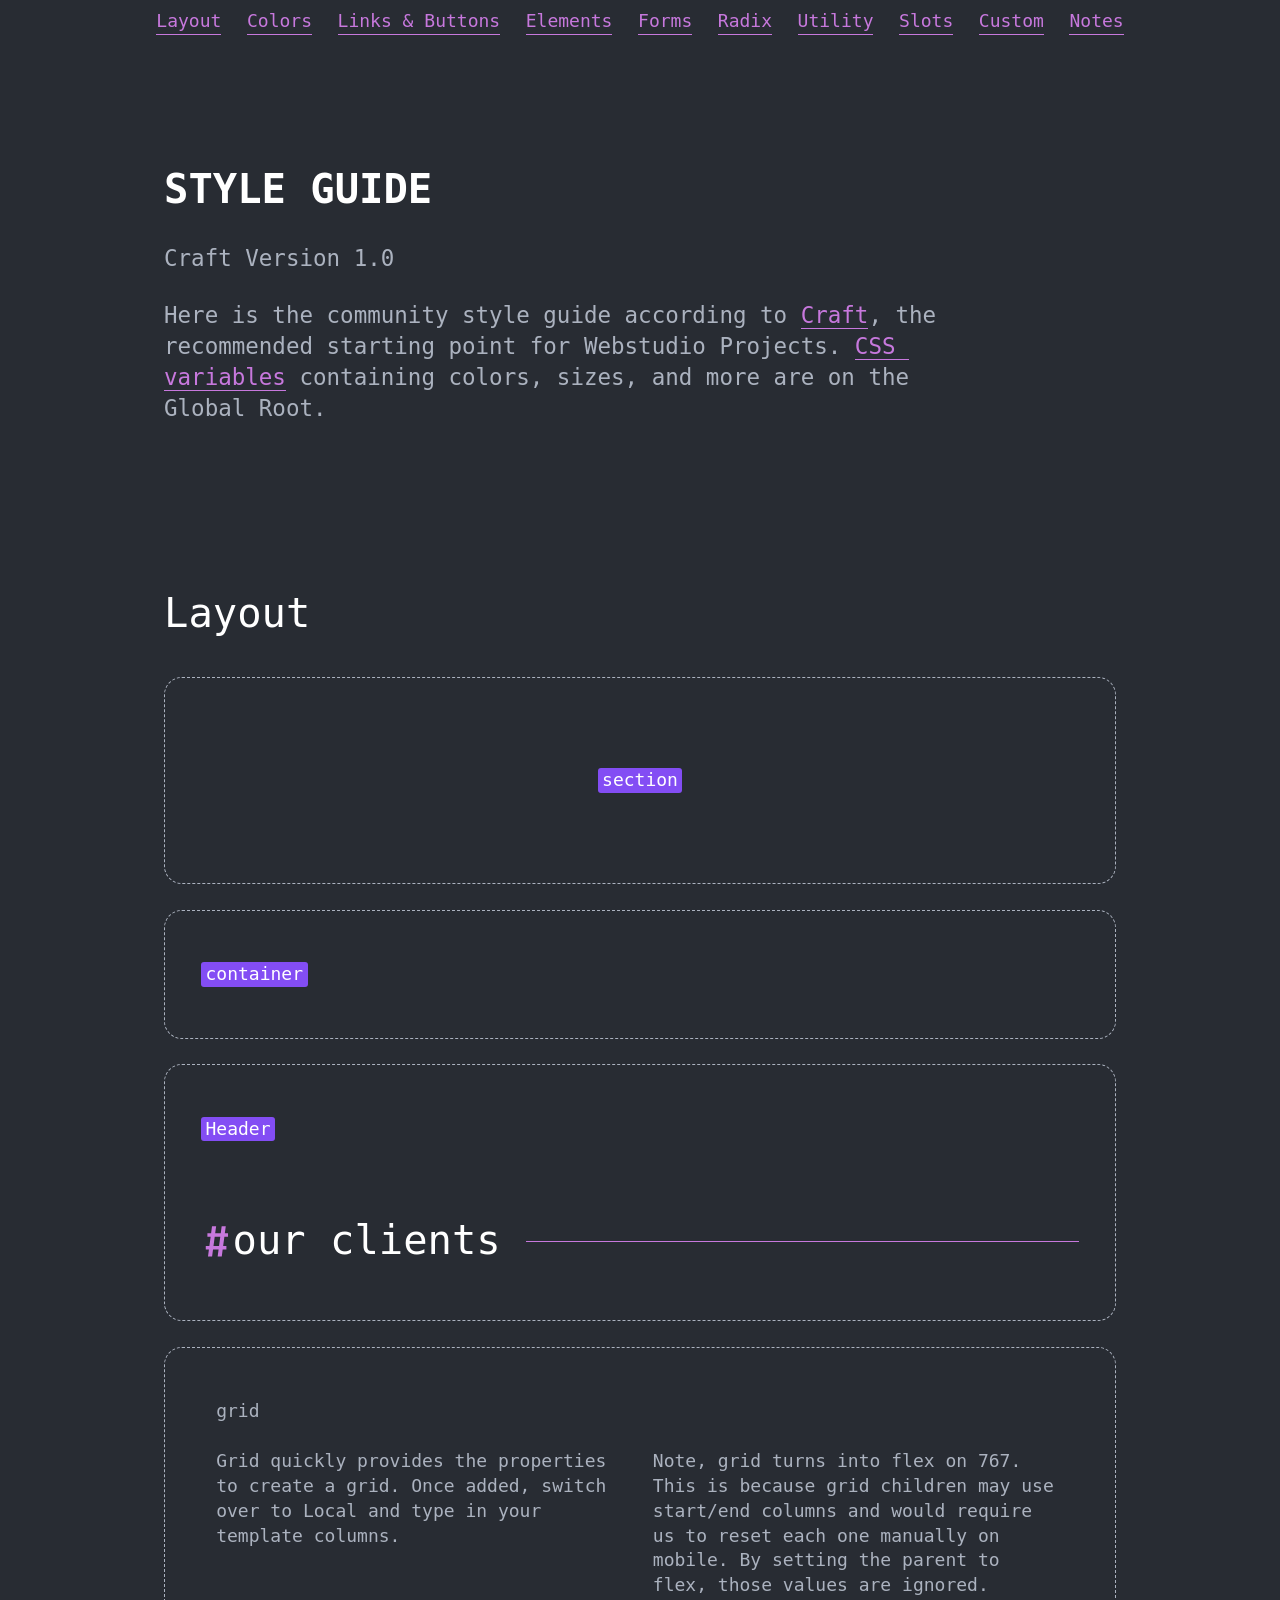
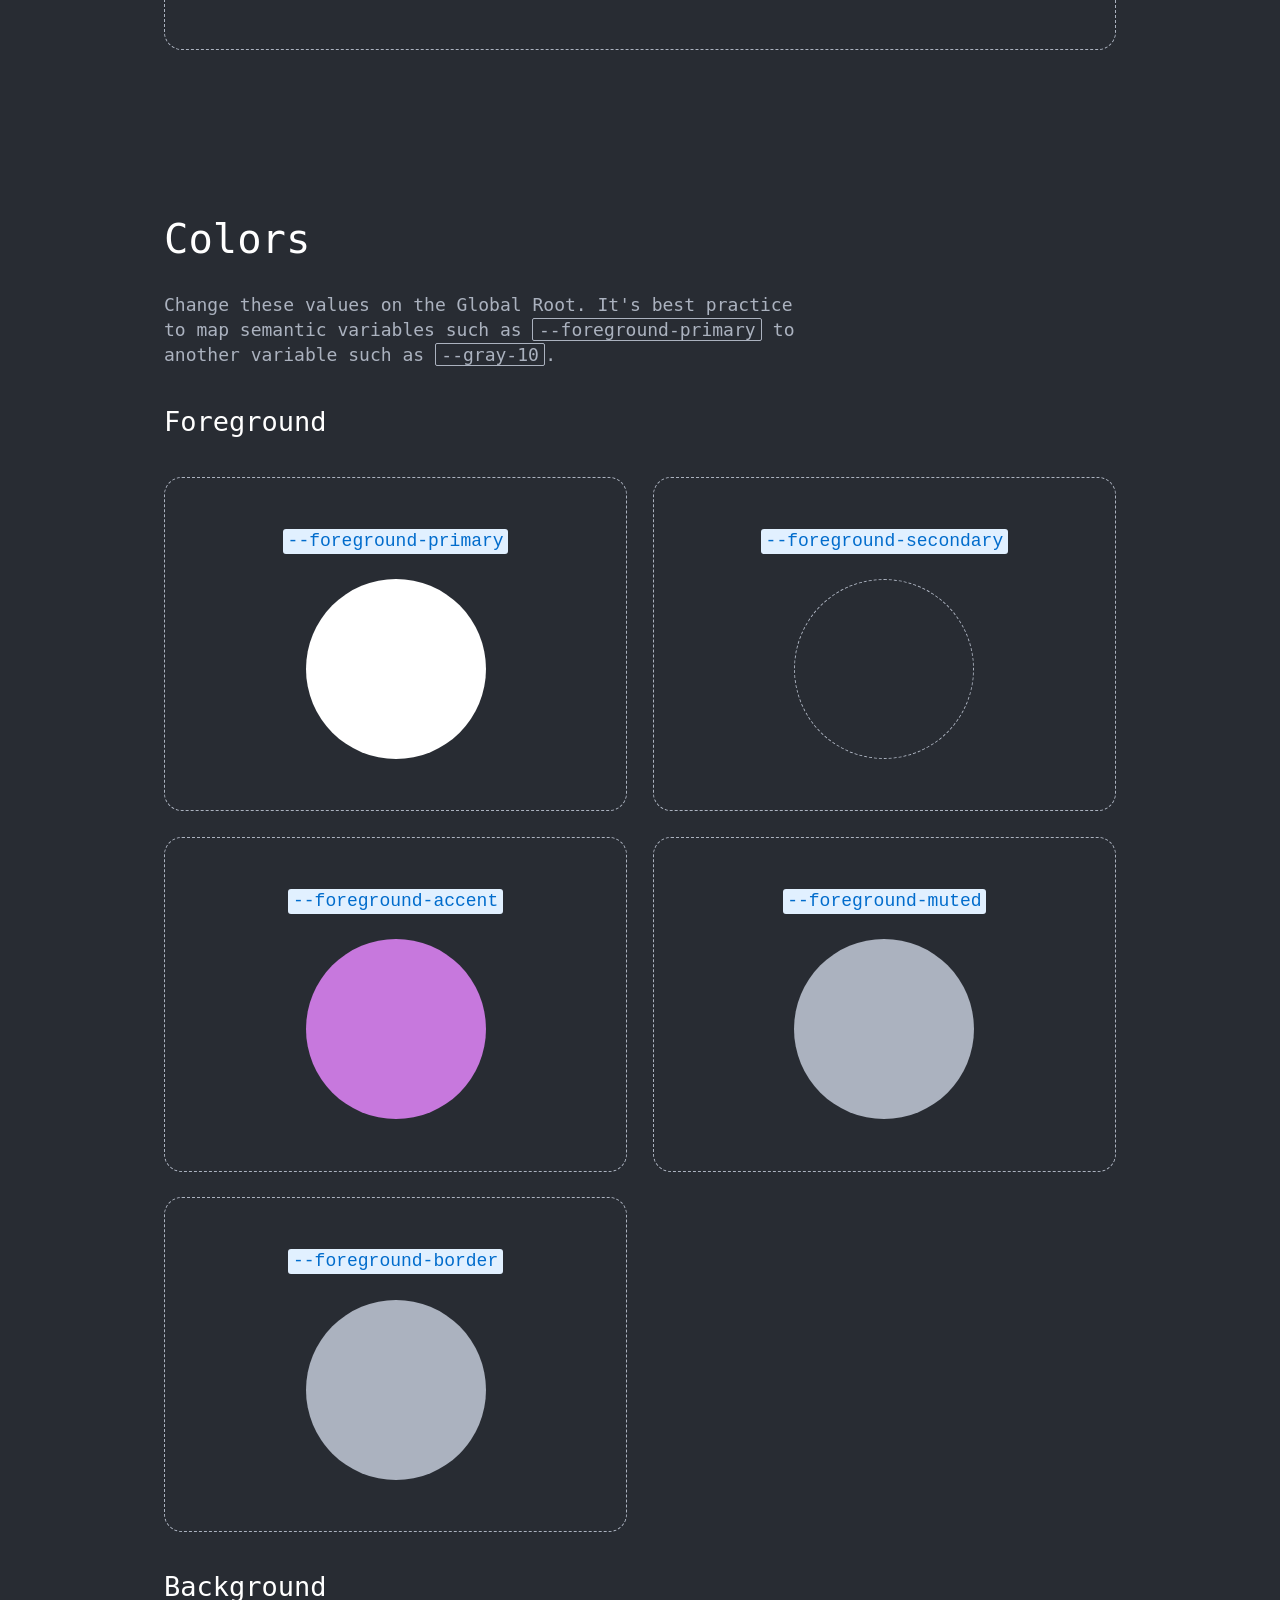
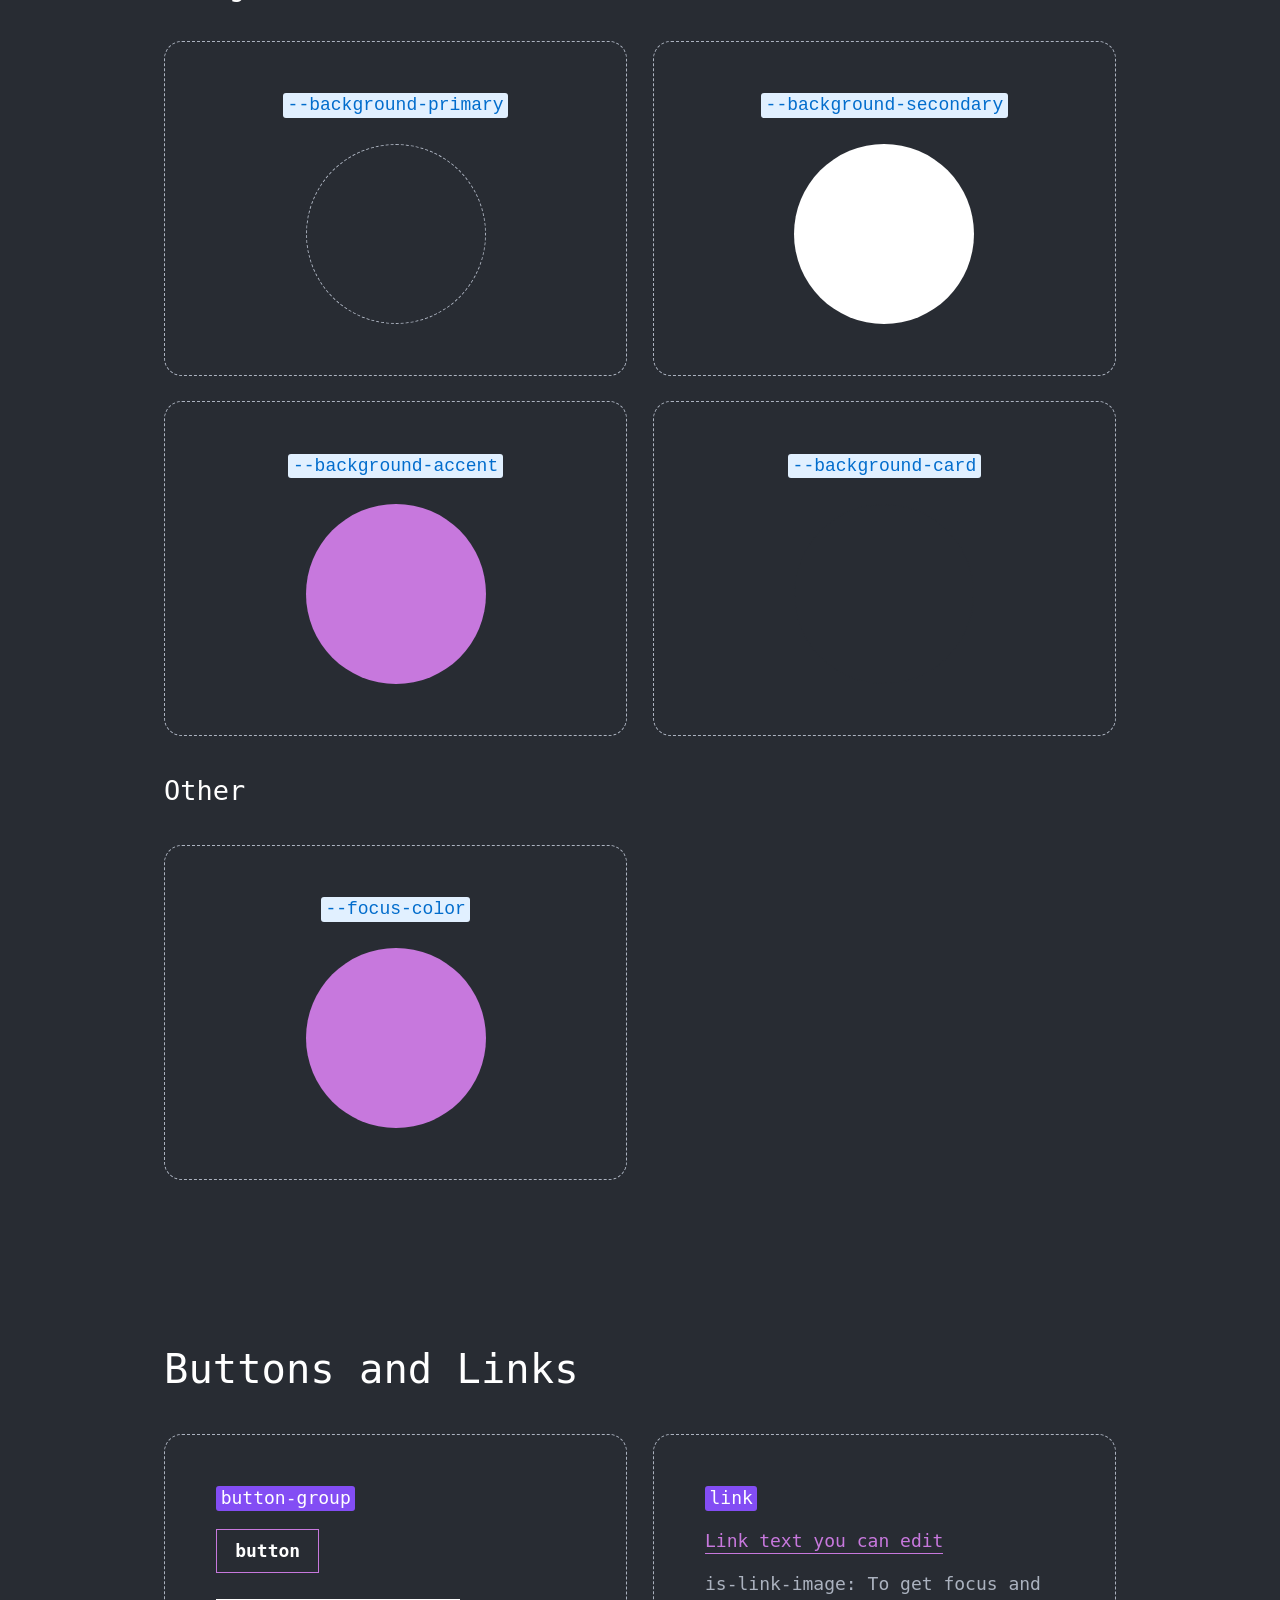
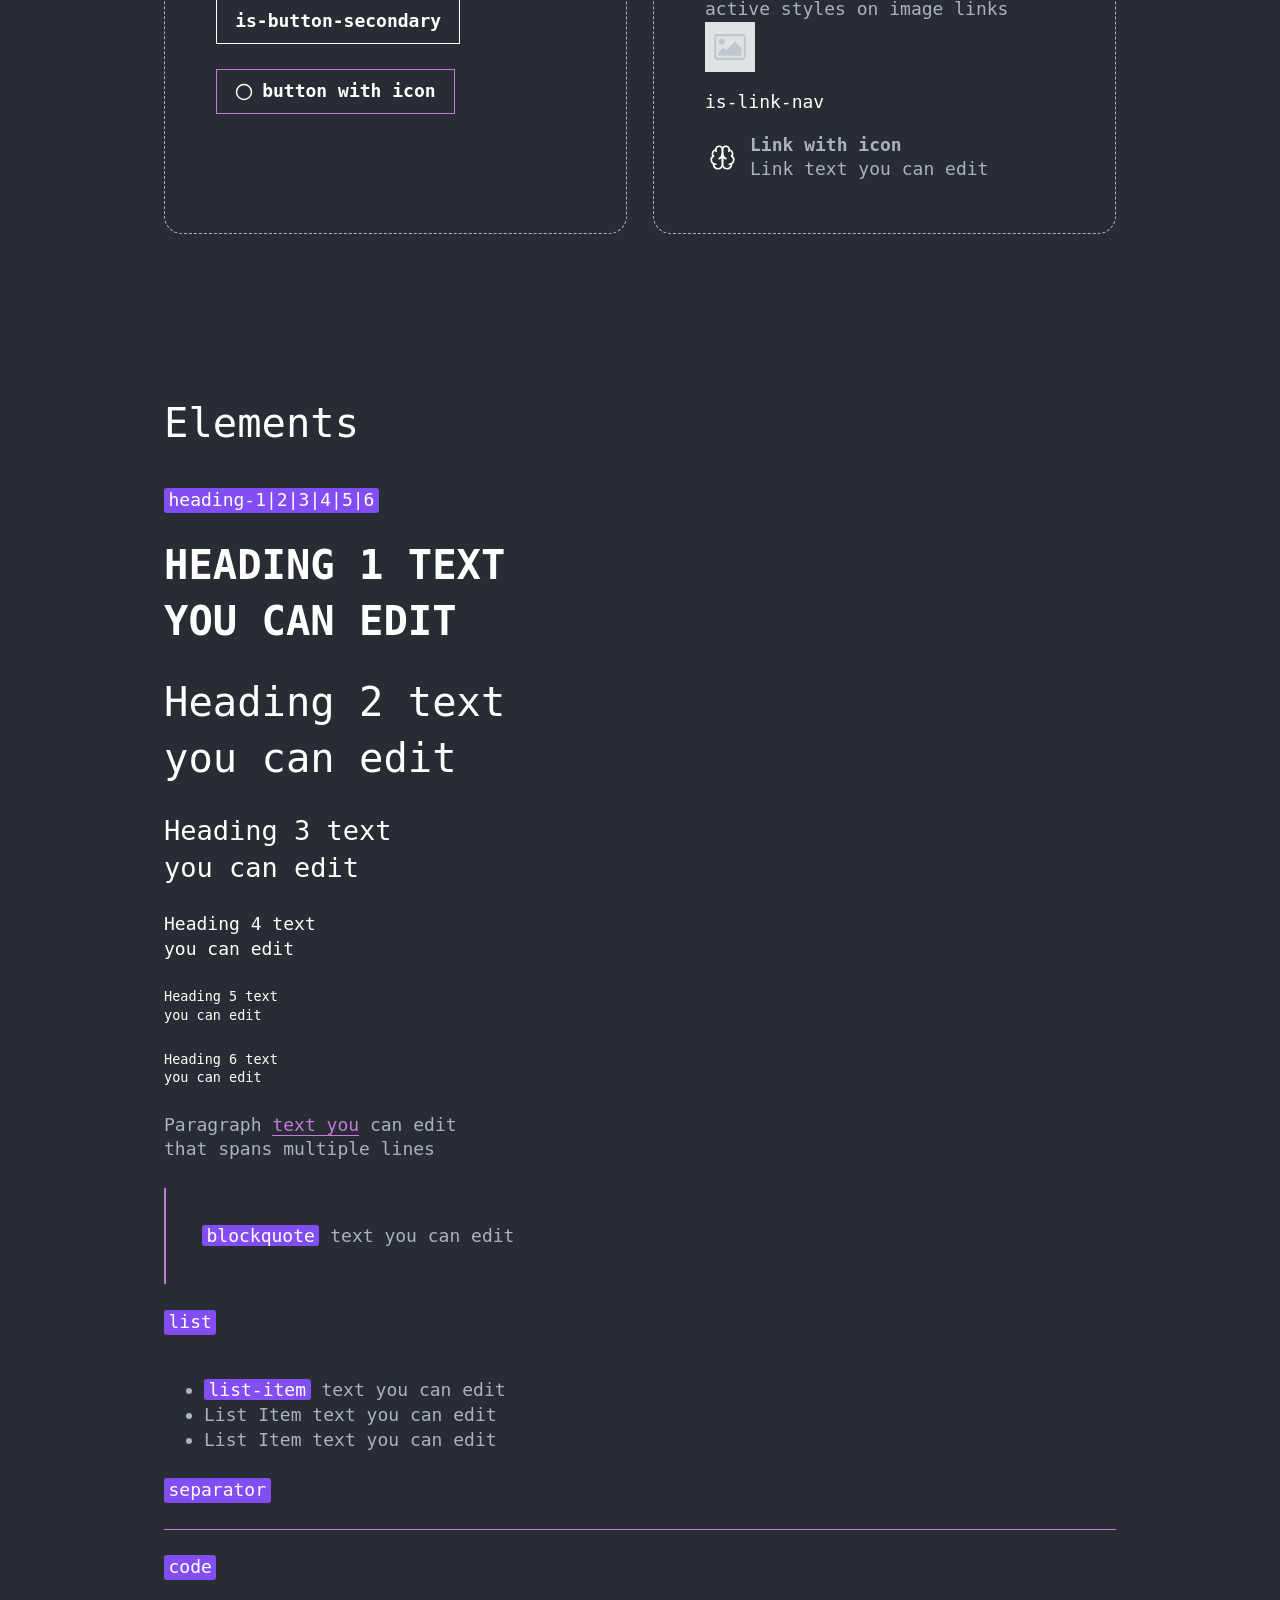
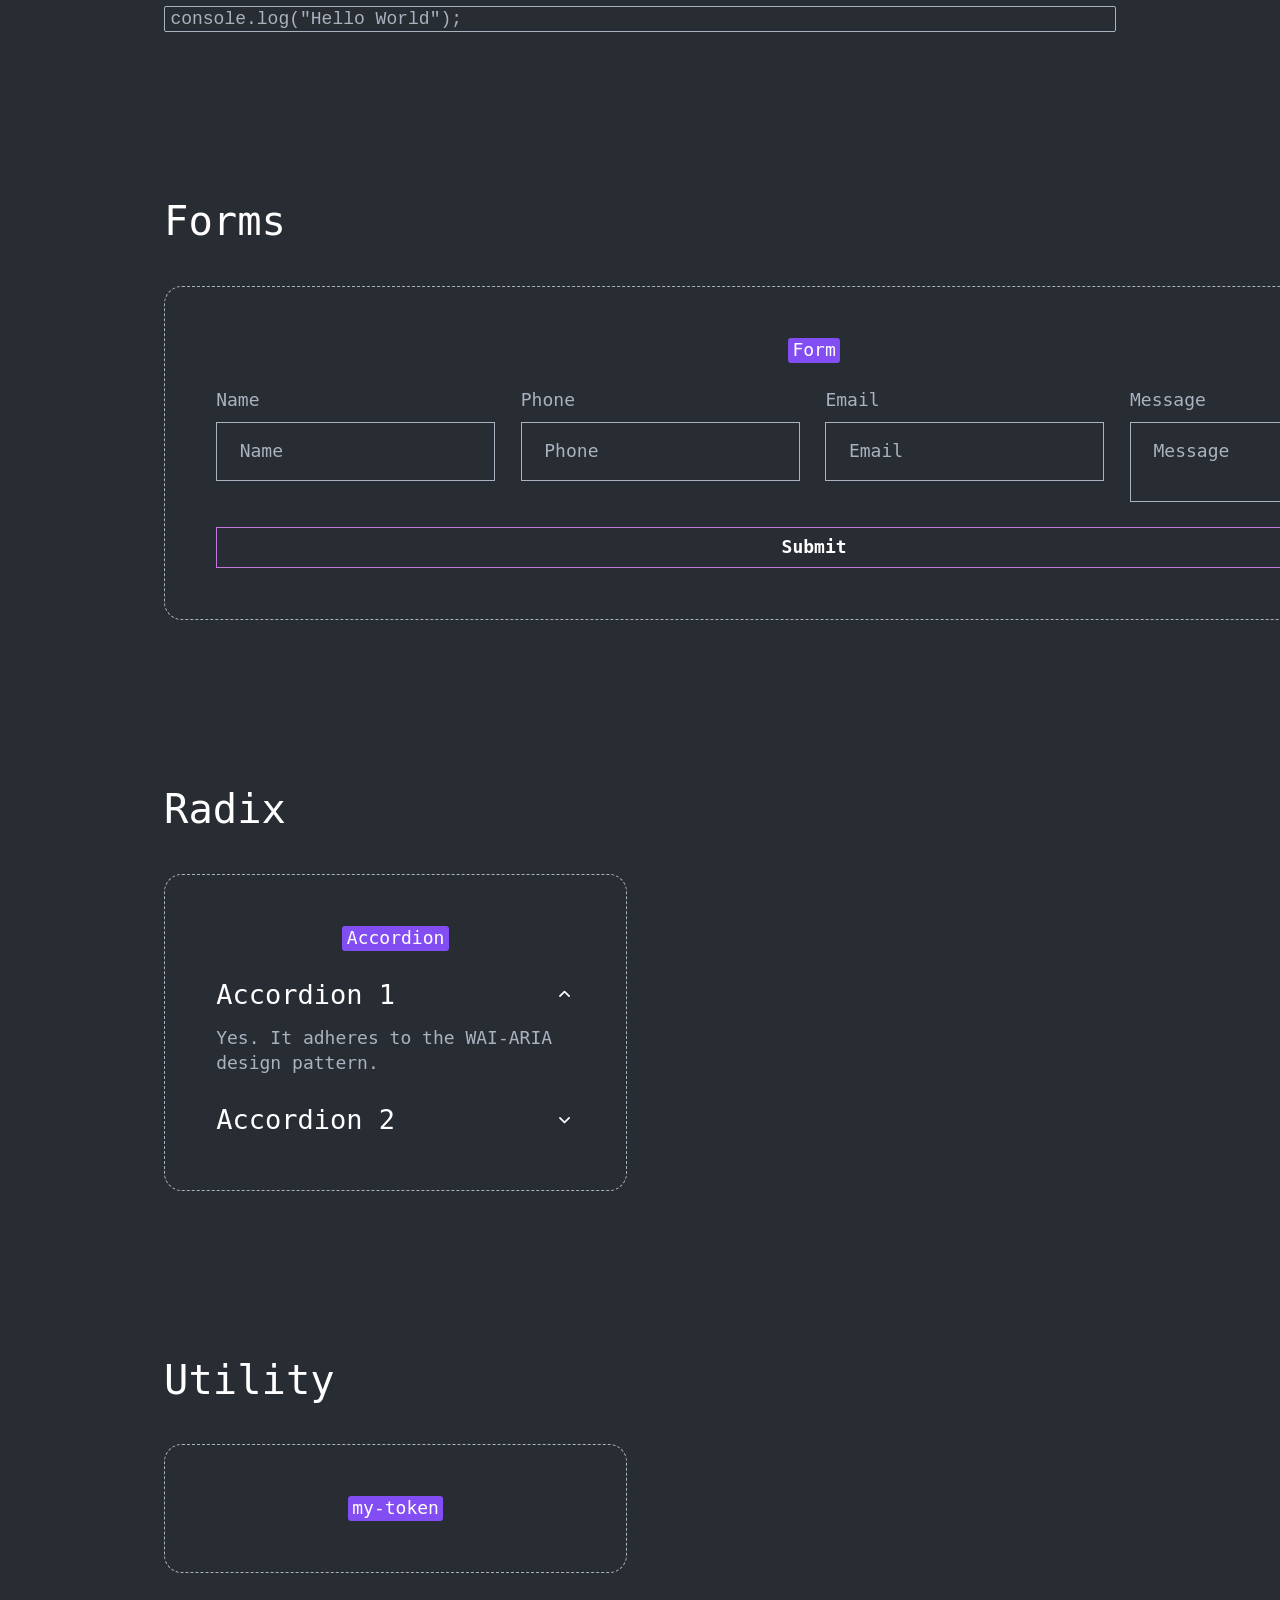
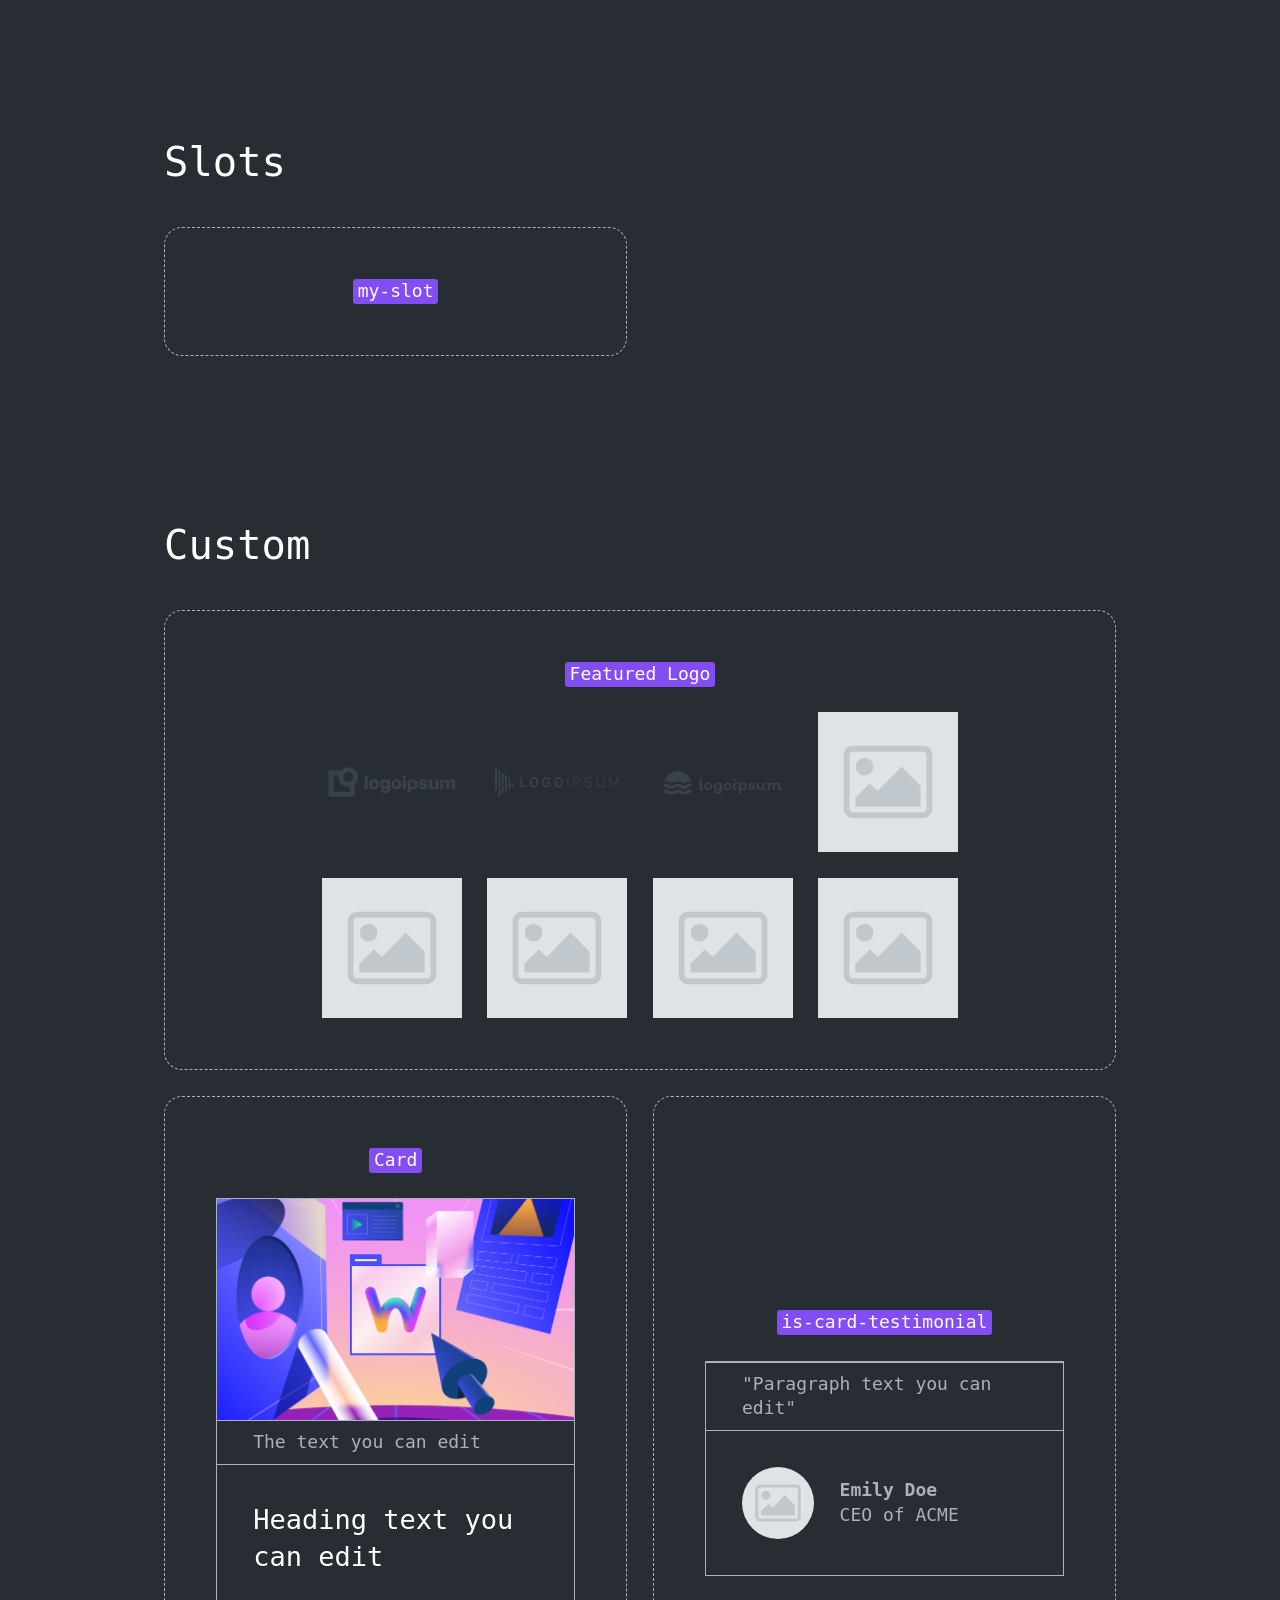
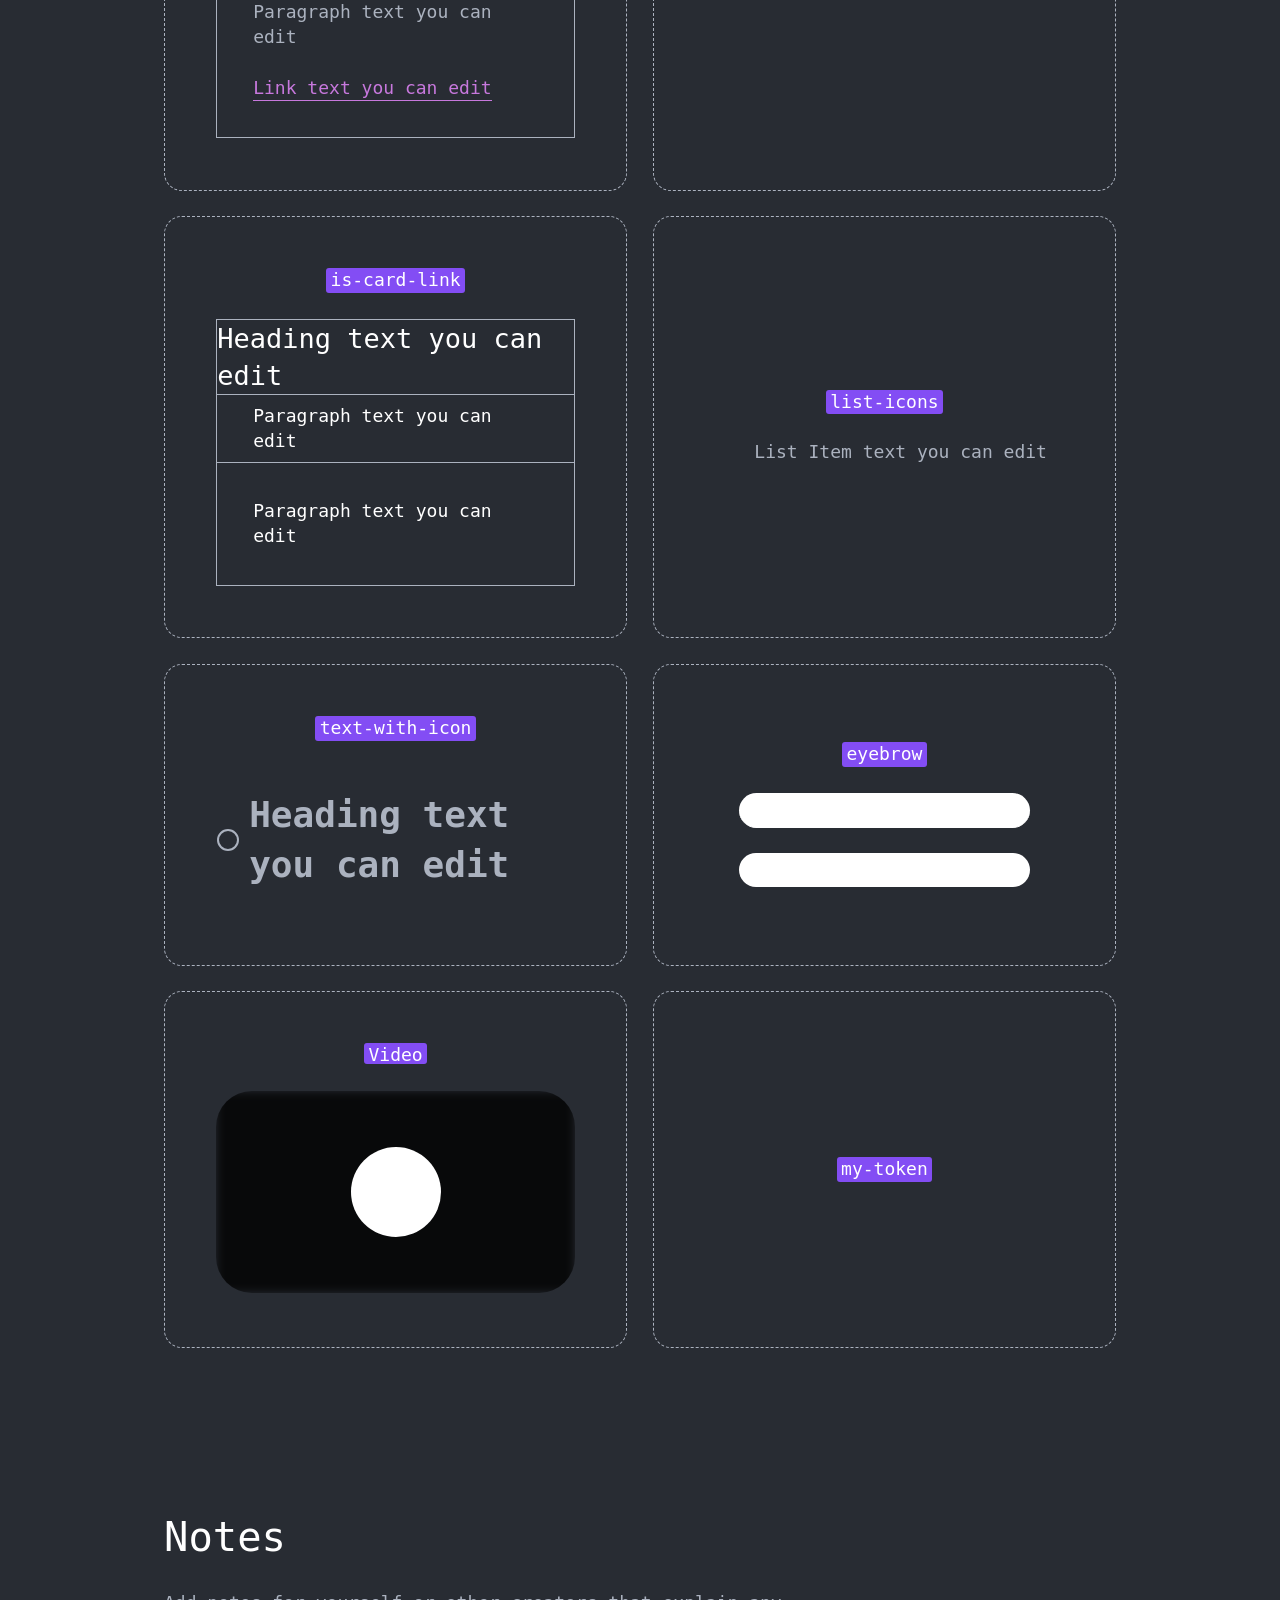
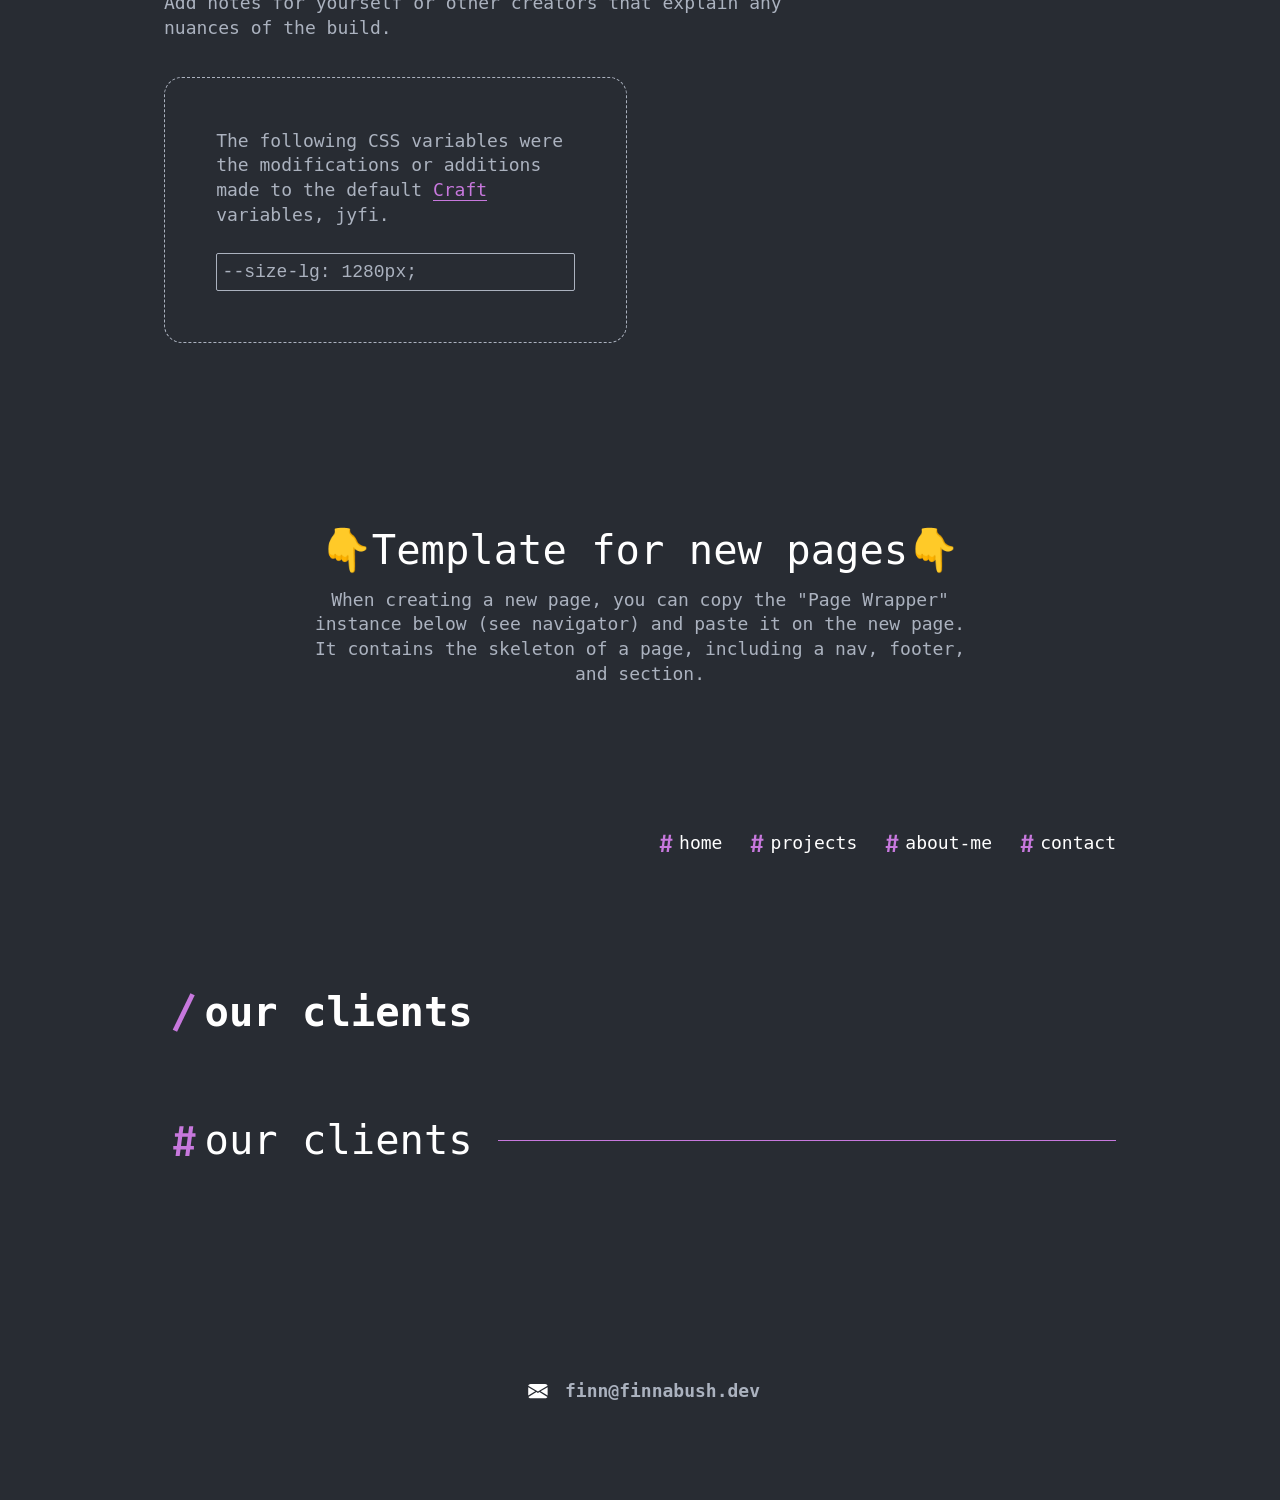
<file: style-guide/index.html>
<!doctype html>
<html
  lang="en"
  data-ws-project="fd38427e-934e-473e-99e2-03ec092f8b83"
  data-ws-last-published="2026-05-09T20:55:13.035Z"
>
  <head>
    <link
      rel="stylesheet"
      type="text/css"
      href="/assets/static/app_generated_index-6937cd5a.D_X6Dvv2.css"
    />
    <meta charset="UTF-8" />
    <meta name="viewport" content="width=device-width,initial-scale=1" />
    <link
      rel="icon"
      href="/assets/Adobe_Express_2026-05-09_13.14.17_dZG02i6fHvmfnFqKZGrp3.jpeg"
    />
    <meta property="og:url" content="https://url/style-guide" />
    <meta property="og:title" content="Untitled" />
    <meta property="og:type" content="website" />
    <meta property="og:site_name" content="Finn" />
    <meta name="robots" content="noindex, nofollow" />
    <meta property="twitter:card" content="summary_large_image" />
    <title>Untitled</title>
    <script type="application/ld+json">
      {
        "@context": "https://schema.org",
        "@type": "WebSite",
        "name": "Finn"
      }
    </script>
  </head>
  <body id="top" class="w-body">
    <div class="w-box cna0hdz c1mzb2kd">
      <div
        class="w-box c1357293 c9jnjeu czr2pxy c155uc7w cry9bxc c1lfjoq7 c1778y6x c1wt8a7g c11ykhog c1kt5iwx c1fd0kk1 c11gzs80"
      >
        <div class="w-box cry9bxc c1lfjoq7 c1z0l37u c1ml0hr7 cbmc0x9">
          <h1
            class="w-heading c1cb3y4c c32myit cwrra4i cizucda c11nr3ex c1fpfgy7 cl7jefz c1dhz37v"
          >
            Style Guide
          </h1>
          <div class="w-text c1nkzcyu c91x88d">Craft Version 1.0</div>
          <p class="w-paragraph cz5g8eb c1nkzcyu">
            Here is the community style guide according to
            <a
              href="https://docs.webstudio.is/university/craft"
              target="_blank"
              class="w-rich-text-link chbermr cld4m44 cgrhyqg ccg2arl c1u0w1c2 c1jdbdk1 c13xeq47 cyarius c135vpv5 c1kz4bsi cy8j7mm c1hwbdwo c10mz0pn cw409oe cj9wdjl c1er9g7j c1hh9fvj cl60rel czukzo6 c1223h70 ck31cl2 c15li9yt c1x1ucwy csba0v1 c7rxj2g c8ksia9 cnqrsxi"
              >Craft</a
            >, the recommended starting point for Webstudio Projects.
            <a
              href="https://docs.webstudio.is/university/foundations/css-variables"
              target="_blank"
              class="w-rich-text-link chbermr cld4m44 cgrhyqg ccg2arl c1u0w1c2 c1jdbdk1 c13xeq47 cyarius c135vpv5 c1kz4bsi cy8j7mm c1hwbdwo c10mz0pn cw409oe cj9wdjl c1er9g7j c1hh9fvj cl60rel czukzo6 c1223h70 ck31cl2 c15li9yt c1x1ucwy csba0v1 c7rxj2g c8ksia9 cnqrsxi"
              >CSS variables</a
            >
            containing colors, sizes, and more are on the Global Root.
          </p>
        </div>
        <div
          id="layout"
          class="w-box cry9bxc c1lfjoq7 cdq89vd c1tcoltv c1778y6x"
        >
          <div class="w-box cry9bxc c1lfjoq7 c1z0l37u c1ml0hr7 cbmc0x9">
            <h2 class="w-heading c1dxq9cf cy1haag c32myit cwrra4i c12y6bqh">
              Layout
            </h2>
          </div>
          <div class="w-box copqmak c9sypx0 c1w3ahi2 c3zdkj3 c1lcvbhc">
            <div
              class="w-box c12n5uks csb0ifw cg5j03k c8od1c4 cry9bxc c1qyy4dh ct02u4h cna0hdz c1mzb2kd c1vaudkt cci8rp4 c1fhkm63 clv8gve c1lfjoq7 cll3pt2 c1gy5yet c1qdn8k2"
            >
              <div
                class="w-text c13hpgo3 cbvffy can94pj c1p3n7hw c1qom380 c1pn4vw7 cczo11 c1tnvyeo c1pm51o8 c18tatc1"
              >
                section
              </div>
            </div>
            <div
              class="w-box c12n5uks csb0ifw cg5j03k c8od1c4 cry9bxc c1778y6x c1wt8a7g c2keyc8 cnkorcr c1fd0kk1 c11gzs80 c1fhkm63 clv8gve c1lfjoq7 c1s46o9r cdczzub c1357293 c9jnjeu czr2pxy c155uc7w c1qdn8k2"
            >
              <div
                class="w-text c13hpgo3 cbvffy can94pj c1p3n7hw c1qom380 c1pn4vw7 cczo11 c1tnvyeo c1pm51o8 c18tatc1"
              >
                container
              </div>
            </div>
            <div
              class="w-box c12n5uks csb0ifw cg5j03k c8od1c4 cry9bxc c1778y6x c1wt8a7g c2keyc8 cnkorcr c1fd0kk1 c11gzs80 c1fhkm63 clv8gve c1lfjoq7 c1s46o9r cdczzub c1357293 c9jnjeu czr2pxy c155uc7w c1qdn8k2"
            >
              <div
                class="w-text c13hpgo3 cbvffy can94pj c1p3n7hw c1qom380 c1pn4vw7 cczo11 c1tnvyeo c1pm51o8 c18tatc1"
              >
                Header
              </div>
              <div
                class="w-box cry9bxc c1lxiyww ct8c5y2 c10zkoym c1qyy4dh c1wt8a7g czr2pxy c1e2b3ev"
              >
                <h2
                  class="w-heading c1dxq9cf cy1haag c32myit cwrra4i c12y6bqh c74kosi c1qom380 cry9bxc c1qyy4dh c1wt8a7g c181tpuq c1ns98mi cavd3zn c8q0msf c5m8ase clv8gve c1dhz37v"
                >
                  <div
                    class="w-html-embed cpp0nin csru8nn chfywbe cggknj7 c12sm2j2"
                  >
                    <svg
                      width="100%"
                      height="100%"
                      viewBox="0 0 17 23"
                      fill="none"
                      xmlns="http://www.w3.org/2000/svg"
                    >
                      <path
                        d="M14.072 8.52L13.176 15.32H15.544V17.88H12.824L12.168 23H9.16L9.832 17.88H5.784L5.112 23H2.104L2.776 17.88H0.488V15.32H3.112L4.04 8.52H1.672V5.944H4.376L5.032 0.919998H8.056L7.352 5.944H11.416L12.088 0.919998H15.096L14.408 5.944H16.728V8.52H14.072ZM6.12 15.32H10.168L11.08 8.52H7.016L6.12 15.32Z"
                        fill="currentColor"
                      ></path>
                    </svg>
                  </div>
                  <span class="w-text">Our Clients</span>
                </h2>
                <hr class="w-separator cx27rqy czr2pxy c32myit cwrra4i" />
              </div>
            </div>
            <div
              class="w-box c12n5uks csb0ifw cg5j03k c8od1c4 copqmak c1vrexag ct02u4h c1fhkm63 clv8gve c1lfjoq7 c10zkoym ct8c5y2 c1f64byh co2qwzx c1qdn8k2 c1g7fxd7 cx6c9kw c174sw29"
            >
              <div class="w-box c7rvndl c2w8hv4">
                <div class="w-text">grid</div>
              </div>
              <div class="w-box">
                <p class="w-paragraph">
                  Grid quickly provides the properties to create a grid. Once
                  added, switch over to Local and type in your template columns.
                </p>
              </div>
              <div class="w-box">
                <p class="w-paragraph">
                  Note, grid turns into flex on 767. This is because grid
                  children may use start/end columns and would require us to
                  reset each one manually on mobile. By setting the parent to
                  flex, those values are ignored.
                </p>
              </div>
            </div>
          </div>
        </div>
        <div
          id="colors"
          class="w-box cry9bxc c1lfjoq7 cdq89vd c1tcoltv c1778y6x"
        >
          <div class="w-box cry9bxc c1lfjoq7 c1z0l37u c1ml0hr7 cbmc0x9">
            <h2 class="w-heading c1dxq9cf cy1haag c32myit cwrra4i c12y6bqh">
              Colors
            </h2>
            <p class="w-paragraph c91x88d c1rco612">
              Change these values on the Global Root. It&#x27;s best practice to
              map semantic variables such as
              <span
                class="w-text-1 c2i0393 c19evryj cntnubm c16hrg7f c12vy3a5 cuwcd3w c182r5t9 c27bbqk"
                >--foreground-primary</span
              >
              to another variable such as
              <span
                class="w-text-1 c2i0393 c19evryj cntnubm c16hrg7f c12vy3a5 cuwcd3w c182r5t9 c27bbqk"
                >--gray-10</span
              >.
            </p>
          </div>
          <h3 class="w-heading cuoke4w cy1haag c32myit cwrra4i c12y6bqh">
            Foreground
          </h3>
          <div class="w-box copqmak c1f64byh c1w3ahi2 c3zdkj3 c1lcvbhc">
            <div
              class="w-box c12n5uks csb0ifw cg5j03k c8od1c4 cry9bxc c1qyy4dh ct02u4h c1fhkm63 clv8gve c1lfjoq7 cll3pt2 c1gy5yet c1qdn8k2 c1g7fxd7"
            >
              <div
                class="w-text c1oa4dlv cbvffy can94pj cjid75y c1qom380 c1pn4vw7 cczo11 c1tnvyeo c1pm51o8 c18tatc1 c16x0h2l"
              >
                --foreground-primary
              </div>
              <div
                class="w-box cagnu3j c1cx42qj c1nj04wn c1nitjp7 c195lvp6 c1hr6a6t c1s9lq31 c12y6bqh c6pvryr"
              ></div>
            </div>
            <div
              class="w-box c12n5uks csb0ifw cg5j03k c8od1c4 cry9bxc c1qyy4dh ct02u4h c1fhkm63 clv8gve c1lfjoq7 cll3pt2 c1gy5yet c1qdn8k2 c1g7fxd7"
            >
              <div
                class="w-text c1oa4dlv cbvffy can94pj cjid75y c1qom380 c1pn4vw7 cczo11 c1tnvyeo c1pm51o8 c18tatc1 c16x0h2l"
              >
                --foreground-secondary
              </div>
              <div
                class="w-box cagnu3j c1cx42qj c1nj04wn c1nitjp7 c195lvp6 c1hr6a6t c1s9lq31 c1bd9ep2 c1qdn8k2"
              ></div>
            </div>
            <div
              class="w-box c12n5uks csb0ifw cg5j03k c8od1c4 cry9bxc c1qyy4dh ct02u4h c1fhkm63 clv8gve c1lfjoq7 cll3pt2 c1gy5yet c1qdn8k2 c1g7fxd7"
            >
              <div
                class="w-text c1oa4dlv cbvffy can94pj cjid75y c1qom380 c1pn4vw7 cczo11 c1tnvyeo c1pm51o8 c18tatc1 c16x0h2l"
              >
                --foreground-accent
              </div>
              <div
                class="w-box cagnu3j c1cx42qj c1nj04wn c1nitjp7 c195lvp6 c1hr6a6t c1s9lq31 cpp0nin c6pvryr"
              ></div>
            </div>
            <div
              class="w-box c12n5uks csb0ifw cg5j03k c8od1c4 cry9bxc c1qyy4dh ct02u4h c1fhkm63 clv8gve c1lfjoq7 cll3pt2 c1gy5yet c1qdn8k2 c1g7fxd7"
            >
              <div
                class="w-text c1oa4dlv cbvffy can94pj cjid75y c1qom380 c1pn4vw7 cczo11 c1tnvyeo c1pm51o8 c18tatc1 c16x0h2l"
              >
                --foreground-muted
              </div>
              <div
                class="w-box cagnu3j c1cx42qj c1nj04wn c1nitjp7 c195lvp6 c1hr6a6t c1s9lq31 czt9u4x c6pvryr"
              ></div>
            </div>
            <div
              class="w-box c12n5uks csb0ifw cg5j03k c8od1c4 cry9bxc c1qyy4dh ct02u4h c1fhkm63 clv8gve c1lfjoq7 cll3pt2 c1gy5yet c1qdn8k2 c1g7fxd7"
            >
              <div
                class="w-text c1oa4dlv cbvffy can94pj cjid75y c1qom380 c1pn4vw7 cczo11 c1tnvyeo c1pm51o8 c18tatc1 c16x0h2l"
              >
                --foreground-border
              </div>
              <div
                class="w-box cagnu3j c1cx42qj c1nj04wn c1nitjp7 c195lvp6 c1hr6a6t c1s9lq31 cchda18 c6pvryr"
              ></div>
            </div>
          </div>
          <h3 class="w-heading cuoke4w cy1haag c32myit cwrra4i c12y6bqh">
            Background
          </h3>
          <div class="w-box copqmak c1f64byh c1w3ahi2 c3zdkj3 c1lcvbhc">
            <div
              class="w-box c12n5uks csb0ifw cg5j03k c8od1c4 cry9bxc c1qyy4dh ct02u4h c1fhkm63 clv8gve c1lfjoq7 cll3pt2 c1gy5yet c1qdn8k2 c1g7fxd7"
            >
              <div
                class="w-text c1oa4dlv cbvffy can94pj cjid75y c1qom380 c1pn4vw7 cczo11 c1tnvyeo c1pm51o8 c18tatc1 c16x0h2l"
              >
                --background-primary
              </div>
              <div
                class="w-box cagnu3j c1cx42qj c1nj04wn c1nitjp7 c195lvp6 c1hr6a6t c1s9lq31 cvgv9nf c1qdn8k2"
              ></div>
            </div>
            <div
              class="w-box c12n5uks csb0ifw cg5j03k c8od1c4 cry9bxc c1qyy4dh ct02u4h c1fhkm63 clv8gve c1lfjoq7 cll3pt2 c1gy5yet c1qdn8k2 c1g7fxd7"
            >
              <div
                class="w-text c1oa4dlv cbvffy can94pj cjid75y c1qom380 c1pn4vw7 cczo11 c1tnvyeo c1pm51o8 c18tatc1 c16x0h2l"
              >
                --background-secondary
              </div>
              <div
                class="w-box cagnu3j c1cx42qj c1nj04wn c1nitjp7 c195lvp6 c1hr6a6t c1s9lq31 c1llqm3g c6pvryr"
              ></div>
            </div>
            <div
              class="w-box c12n5uks csb0ifw cg5j03k c8od1c4 cry9bxc c1qyy4dh ct02u4h c1fhkm63 clv8gve c1lfjoq7 cll3pt2 c1gy5yet c1qdn8k2 c1g7fxd7"
            >
              <div
                class="w-text c1oa4dlv cbvffy can94pj cjid75y c1qom380 c1pn4vw7 cczo11 c1tnvyeo c1pm51o8 c18tatc1 c16x0h2l"
              >
                --background-accent
              </div>
              <div
                class="w-box cagnu3j c1cx42qj c1nj04wn c1nitjp7 c195lvp6 c1hr6a6t c1s9lq31 c1iv8y8b c6pvryr"
              ></div>
            </div>
            <div
              class="w-box c12n5uks csb0ifw cg5j03k c8od1c4 cry9bxc c1qyy4dh ct02u4h c1fhkm63 clv8gve c1lfjoq7 cll3pt2 c1gy5yet c1qdn8k2 c1g7fxd7"
            >
              <div
                class="w-text c1oa4dlv cbvffy can94pj cjid75y c1qom380 c1pn4vw7 cczo11 c1tnvyeo c1pm51o8 c18tatc1 c16x0h2l"
              >
                --background-card
              </div>
              <div
                class="w-box cagnu3j c1cx42qj c1nj04wn c1nitjp7 c195lvp6 c1hr6a6t c1s9lq31 cow0ixc c6pvryr"
              ></div>
            </div>
          </div>
          <h3 class="w-heading cuoke4w cy1haag c32myit cwrra4i c12y6bqh">
            Other
          </h3>
          <div class="w-box copqmak c1f64byh c1w3ahi2 c3zdkj3 c1lcvbhc">
            <div
              class="w-box c12n5uks csb0ifw cg5j03k c8od1c4 cry9bxc c1qyy4dh ct02u4h c1fhkm63 clv8gve c1lfjoq7 cll3pt2 c1gy5yet c1qdn8k2 c1g7fxd7"
            >
              <div
                class="w-text c1oa4dlv cbvffy can94pj cjid75y c1qom380 c1pn4vw7 cczo11 c1tnvyeo c1pm51o8 c18tatc1 c16x0h2l"
              >
                --focus-color
              </div>
              <div
                class="w-box cagnu3j c1cx42qj c1nj04wn c1nitjp7 c195lvp6 c1hr6a6t c1s9lq31 c17o0p2u c6pvryr"
              ></div>
            </div>
          </div>
        </div>
        <div
          id="links-buttons"
          class="w-box cry9bxc c1lfjoq7 cdq89vd c1tcoltv c1778y6x"
        >
          <div class="w-box cry9bxc c1lfjoq7 c1z0l37u c1ml0hr7 cbmc0x9">
            <h2 class="w-heading c1dxq9cf cy1haag c32myit cwrra4i c12y6bqh">
              Buttons and Links
            </h2>
          </div>
          <div class="w-box copqmak c1f64byh c1w3ahi2 c3zdkj3 c1lcvbhc">
            <div
              class="w-box c12n5uks csb0ifw cg5j03k c8od1c4 cry9bxc c16xs6ny c1wt8a7g c1fhkm63 clv8gve c1lfjoq7 c133lpx4 c14u5o53 c1qdn8k2 c1g7fxd7"
            >
              <div
                class="w-text c13hpgo3 cbvffy can94pj c1p3n7hw c1qom380 c1pn4vw7 cczo11 c1tnvyeo c1pm51o8 c18tatc1"
              >
                button-group
              </div>
              <div
                class="w-box cry9bxc c1qyy4dh c1wt8a7g c10zkoym ct8c5y2 c15cml01"
              >
                <a
                  class="w-link c12y6bqh c1e7helk c13b531o c1my01bv c14z1eqr c1ktl1y1 c135vpv5 csru8nn c1qyy4dh ct02u4h c1md20bl c1e892th c1qom380 c1cb3y4c c1qeobur c1s4ttse c16s8et8 cfw5mh8 c1apclts c19mhsau cl60rel czukzo6 c8ksia9 cnqrsxi c8g2o8g c1mk6p8z"
                  href="#"
                  ><span class="w-text">button</span></a
                ><a
                  class="w-link c15dw1qs c1e7helk c13b531o c1my01bv c14z1eqr c1ktl1y1 c135vpv5 csru8nn c1qyy4dh ct02u4h c1md20bl c1e892th c1qom380 c1cb3y4c c1qeobur c1s4ttse c16s8et8 cfw5mh8 c1apclts ckz5c6u cl60rel czukzo6 c8ksia9 cnqrsxi c8g2o8g c1mk6p8z"
                  href="#"
                  >is-button-secondary</a
                ><a
                  class="w-link c12y6bqh c1e7helk c13b531o c1my01bv c14z1eqr c1ktl1y1 c135vpv5 csru8nn c1qyy4dh ct02u4h c1md20bl c1e892th c1qom380 c1cb3y4c c1qeobur c1s4ttse c16s8et8 cfw5mh8 c1apclts c19mhsau cl60rel czukzo6 c8ksia9 cnqrsxi c8g2o8g c1mk6p8z"
                  href="#"
                  ><div
                    class="w-html-embed csru8nn ch2prsz cg4iiql c1qyy4dh ct02u4h"
                  >
                    <svg
                      xmlns="http://www.w3.org/2000/svg"
                      width="24"
                      height="24"
                      viewBox="0 0 24 24"
                      fill="none"
                      stroke="currentColor"
                      stroke-width="2"
                      stroke-linecap="round"
                      stroke-linejoin="round"
                    >
                      <circle cx="12" cy="12" r="10"></circle>
                    </svg>
                  </div>
                  <span class="w-text">button with icon</span></a
                >
              </div>
            </div>
            <div
              class="w-box c12n5uks csb0ifw cg5j03k c8od1c4 cry9bxc c16xs6ny c1wt8a7g c1fhkm63 clv8gve c1lfjoq7 c133lpx4 c14u5o53 c1qdn8k2 c1g7fxd7"
            >
              <div
                class="w-text c13hpgo3 cbvffy can94pj c1p3n7hw c1qom380 c1pn4vw7 cczo11 c1tnvyeo c1pm51o8 c18tatc1"
              >
                link
              </div>
              <a
                class="w-link chbermr cld4m44 cgrhyqg ccg2arl c1u0w1c2 c1jdbdk1 c13xeq47 cyarius c135vpv5 c1kz4bsi cy8j7mm c1hwbdwo c10mz0pn cw409oe cj9wdjl c1er9g7j c1hh9fvj cl60rel czukzo6 c1223h70 ck31cl2 c15li9yt c1x1ucwy csba0v1 c7rxj2g c8ksia9 cnqrsxi"
                href="#"
                >Link text you can edit</a
              >
              <div class="w-box">
                <div class="w-text">
                  is-link-image: To get focus and active styles on image links
                </div>
                <a
                  class="w-link chbermr cld4m44 cgrhyqg ccg2arl c1u0w1c2 c1jdbdk1 c13xeq47 c1m1praz c135vpv5 c1l0vha7 csyy8v5 c1bc2i7x c17r8x7j cw409oe cj9wdjl c1er9g7j c1hh9fvj cl60rel czukzo6 c1223h70 c4j0o1n c15li9yt c1x1ucwy csba0v1 c7rxj2g c8ksia9 cnqrsxi"
                  href="#"
                  ><img
                    alt=""
                    width="50"
                    height="50"
                    class="w-image"
                    src="[data-uri]"
                    decoding="async"
                    loading="lazy"
                /></a>
              </div>
              <a
                class="w-link c12y6bqh csru8nn cgrhyqg ccg2arl c1u0w1c2 c1jdbdk1 c13xeq47 cyarius c135vpv5 c1l0vha7 csyy8v5 c1bc2i7x c17r8x7j cw409oe cj9wdjl c1er9g7j c1hh9fvj ch11gwv c3d5uvm c4nlx42 c1qyy4dh ct02u4h c1e7helk c181tpuq cl60rel czukzo6 c1223h70 c4j0o1n c15li9yt c1x1ucwy csba0v1 c7rxj2g c8ksia9 cnqrsxi c12mjb61"
                href="#"
                >is-link-nav</a
              ><a
                class="w-link czt9u4x csru8nn cgrhyqg ccg2arl c1u0w1c2 c1jdbdk1 c13xeq47 cyarius c135vpv5 c1l0vha7 csyy8v5 c1bc2i7x c17r8x7j cw409oe cj9wdjl c1er9g7j c1hh9fvj c1qyy4dh c1wt8a7g cn6056e c1117wcl cz5x2lt c1mcu1jn czr2pxy cl60rel czukzo6 ckqth2g c4j0o1n c44vfqt c1e8zdxj c1xs0wst c7s1hdt c1b7r3cd c8ksia9 cnqrsxi"
                href="#"
                ><div
                  class="w-box c19acjow c1g1x4wk c1642u22 c1e9wxra c422x95 c1kectvc c18nx7en c13zjl4p cauqto8 cfcozna"
                >
                  <div class="w-html-embed">
                    <svg
                      xmlns="http://www.w3.org/2000/svg"
                      width="100%"
                      height="100%"
                      viewBox="0 0 24 24"
                      fill="none"
                      stroke="currentColor"
                      stroke-width="1.5"
                      stroke-linecap="round"
                      stroke-linejoin="round"
                      class="lucide lucide-brain"
                    >
                      <path
                        d="M12 5a3 3 0 1 0-5.997.125 4 4 0 0 0-2.526 5.77 4 4 0 0 0 .556 6.588A4 4 0 1 0 12 18Z"
                      ></path>
                      <path
                        d="M12 5a3 3 0 1 1 5.997.125 4 4 0 0 1 2.526 5.77 4 4 0 0 1-.556 6.588A4 4 0 1 1 12 18Z"
                      ></path>
                      <path
                        d="M15 13a4.5 4.5 0 0 1-3-4 4.5 4.5 0 0 1-3 4"
                      ></path>
                      <path d="M17.599 6.5a3 3 0 0 0 .399-1.375"></path>
                      <path d="M6.003 5.125A3 3 0 0 0 6.401 6.5"></path>
                      <path d="M3.477 10.896a4 4 0 0 1 .585-.396"></path>
                      <path d="M19.938 10.5a4 4 0 0 1 .585.396"></path>
                      <path d="M6 18a4 4 0 0 1-1.967-.516"></path>
                      <path d="M19.967 17.484A4 4 0 0 1 18 18"></path>
                    </svg>
                  </div>
                </div>
                <div class="w-box cry9bxc c1lfjoq7 c16xs6ny ce1qmkg c1mcu1jn">
                  <span class="w-text c1cb3y4c">Link with icon</span
                  ><span class="w-text czt9u4x">Link text you can edit</span>
                </div></a
              >
            </div>
          </div>
        </div>
        <div
          id="elements"
          class="w-box cry9bxc c1lfjoq7 cdq89vd c1tcoltv c1778y6x"
        >
          <div class="w-box cry9bxc c1lfjoq7 c1z0l37u c1ml0hr7 cbmc0x9">
            <h2 class="w-heading c1dxq9cf cy1haag c32myit cwrra4i c12y6bqh">
              Elements
            </h2>
          </div>
          <div class="w-box cry9bxc c1lfjoq7 c1z0l37u c1ml0hr7">
            <div
              class="w-text c13hpgo3 cbvffy can94pj c1p3n7hw c1qom380 c1pn4vw7 cczo11 c1tnvyeo c1pm51o8 c18tatc1"
            >
              heading-1|2|3|4|5|6
            </div>
            <h1
              class="w-heading c1cb3y4c c32myit cwrra4i cizucda c11nr3ex c1fpfgy7 cl7jefz c1dhz37v"
            >
              Heading 1 text <br />you can edit
            </h1>
            <h1 class="w-heading c1dxq9cf cy1haag c32myit cwrra4i c12y6bqh">
              Heading 2 text <br />you can edit
            </h1>
            <h1 class="w-heading cuoke4w cy1haag c32myit cwrra4i c12y6bqh">
              Heading 3 text <br />you can edit
            </h1>
            <h1 class="w-heading c160atll cy1haag c32myit cwrra4i c12y6bqh">
              Heading 4 text <br />you can edit
            </h1>
            <h1 class="w-heading c1kol985 cy1haag c32myit cwrra4i c12y6bqh">
              Heading 5 text <br />you can edit
            </h1>
            <h1 class="w-heading c1kol985 cy1haag c32myit cwrra4i c12y6bqh">
              Heading 6 text <br />you can edit
            </h1>
            <p class="w-paragraph">
              Paragraph
              <a
                class="w-rich-text-link chbermr cld4m44 cgrhyqg ccg2arl c1u0w1c2 c1jdbdk1 c13xeq47 cyarius c135vpv5 c1kz4bsi cy8j7mm c1hwbdwo c10mz0pn cw409oe cj9wdjl c1er9g7j c1hh9fvj cl60rel czukzo6 c1223h70 ck31cl2 c15li9yt c1x1ucwy csba0v1 c7rxj2g c8ksia9 cnqrsxi"
                href="#"
                >text you</a
              >
              can edit<br />that spans multiple lines
            </p>
            <blockquote
              class="w-blockquote cwrra4i c1kne9qb c1i27g6s cmizqo3 c2dc58a cn9j8i c15hexcm"
            >
              <span
                class="w-text-1 c13hpgo3 cbvffy can94pj c1p3n7hw c1qom380 c1pn4vw7 cczo11 c1tnvyeo c1pm51o8 c18tatc1"
                >blockquote</span
              >
              text you can edit
            </blockquote>
            <div
              class="w-text c13hpgo3 cbvffy can94pj c1p3n7hw c1qom380 c1pn4vw7 cczo11 c1tnvyeo c1pm51o8 c18tatc1"
            >
              list
            </div>
            <ul class="w-list cwrra4i">
              <li class="w-list-item">
                <span
                  class="w-text-1 c13hpgo3 cbvffy can94pj c1p3n7hw c1qom380 c1pn4vw7 cczo11 c1tnvyeo c1pm51o8 c18tatc1"
                  >list-item</span
                >
                text you can edit
              </li>
              <li class="w-list-item">List Item text you can edit</li>
              <li class="w-list-item">List Item text you can edit</li>
            </ul>
            <div
              class="w-text c13hpgo3 cbvffy can94pj c1p3n7hw c1qom380 c1pn4vw7 cczo11 c1tnvyeo c1pm51o8 c18tatc1"
            >
              separator
            </div>
            <hr class="w-separator cx27rqy czr2pxy c32myit cwrra4i" />
            <div
              class="w-text c13hpgo3 cbvffy can94pj c1p3n7hw c1qom380 c1pn4vw7 cczo11 c1tnvyeo c1pm51o8 c18tatc1"
            >
              code
            </div>
            <code
              lang=""
              class="w-code-text c2i0393 c19evryj cntnubm c16hrg7f c12vy3a5 cuwcd3w c182r5t9 c27bbqk"
              >console.log(&quot;Hello World&quot;);</code
            >
          </div>
        </div>
        <div
          id="forms"
          class="w-box cry9bxc c1lfjoq7 cdq89vd c1tcoltv c1778y6x"
        >
          <div class="w-box cry9bxc c1lfjoq7 c1z0l37u c1ml0hr7 cbmc0x9">
            <h2 class="w-heading c1dxq9cf cy1haag c32myit cwrra4i c12y6bqh">
              Forms
            </h2>
          </div>
          <div class="w-box copqmak c1f64byh c1w3ahi2 c3zdkj3 c1lcvbhc">
            <div
              class="w-box c12n5uks csb0ifw cg5j03k c8od1c4 cry9bxc c1qyy4dh ct02u4h c1fhkm63 clv8gve c1lfjoq7 cll3pt2 c1gy5yet c1qdn8k2 c1g7fxd7"
            >
              <div
                class="w-text c13hpgo3 cbvffy can94pj c1p3n7hw c1qom380 c1pn4vw7 cczo11 c1tnvyeo c1pm51o8 c18tatc1"
              >
                Form
              </div>
              <form class="w-webhook-form">
                <div class="w-box cry9bxc c1lfjoq7 c10zkoym ct8c5y2">
                  <div
                    class="w-box cry9bxc c1lxiyww c1z0l37u c1ml0hr7 c1778y6x c18v2pa2 c12jt7do"
                  >
                    <div
                      class="w-box cry9bxc c1778y6x c1wt8a7g c1lfjoq7 c1md20bl c1e892th c1fhkm63 clv8gve c1482uel"
                    >
                      <label for="inputName" class="w-label">Name</label
                      ><input
                        placeholder="Name"
                        required=""
                        id="inputName"
                        class="w-text-input c1a8d7ts c1b2tb9q c122t6uk c1xm4ef6 c1e7helk cizucda c17p6h4l cl60rel czwwmrw c2oyiyw c1ylzms2 cmvelos c1s09wur c1rqinhn cxxkd1m"
                        name="name"
                      />
                    </div>
                    <div
                      class="w-box cry9bxc c1778y6x c1wt8a7g c1lfjoq7 c1md20bl c1e892th c1fhkm63 clv8gve c1482uel"
                    >
                      <label for="inputPhone" class="w-label">Phone</label
                      ><input
                        placeholder="Phone"
                        required=""
                        id="inputPhone"
                        class="w-text-input c1a8d7ts c1b2tb9q c122t6uk c1xm4ef6 c1e7helk cizucda c17p6h4l cl60rel czwwmrw c2oyiyw c1ylzms2 cmvelos c1s09wur c1rqinhn cxxkd1m"
                        name="phone"
                      />
                    </div>
                    <div
                      class="w-box cry9bxc c1778y6x c1wt8a7g c1lfjoq7 c1md20bl c1e892th c1fhkm63 clv8gve c1482uel"
                    >
                      <label for="inputEmail" class="w-label">Email</label
                      ><input
                        placeholder="Email"
                        required=""
                        type="email"
                        id="inputEmail"
                        class="w-text-input c1a8d7ts c1b2tb9q c122t6uk c1xm4ef6 c1e7helk cizucda c17p6h4l cl60rel czwwmrw c2oyiyw c1ylzms2 cmvelos c1s09wur c1rqinhn cxxkd1m"
                        name="email"
                      />
                    </div>
                    <div
                      class="w-box cry9bxc c1778y6x c1wt8a7g c1lfjoq7 c1md20bl c1e892th c1fhkm63 clv8gve c1482uel"
                    >
                      <label for="inputMessage" class="w-label">Message</label
                      ><textarea
                        placeholder="Message"
                        name="message"
                        required=""
                        id="inputMessage"
                        class="w-text-area c1a8d7ts c1b2tb9q c122t6uk c1xm4ef6 c1e7helk cizucda c17p6h4l cl60rel czwwmrw c2oyiyw c1ylzms2 cmvelos c1s09wur c1rqinhn cxxkd1m"
                      ></textarea>
                    </div>
                  </div>
                  <button
                    type="submit"
                    class="w-button c12y6bqh c1e7helk c13b531o c1my01bv c14z1eqr c1ktl1y1 c135vpv5 csru8nn c1qyy4dh ct02u4h c1md20bl c1e892th c1qom380 c1cb3y4c c1qeobur c1s4ttse c16s8et8 cfw5mh8 c1apclts c19mhsau cl60rel czukzo6 c8ksia9 cnqrsxi c8g2o8g c1mk6p8z"
                  >
                    Submit
                  </button>
                </div>
              </form>
            </div>
            <div
              class="w-box c12n5uks csb0ifw cg5j03k c8od1c4 cry9bxc c1qyy4dh ct02u4h c1fhkm63 clv8gve c1lfjoq7 cll3pt2 c1gy5yet c1qdn8k2 c1g7fxd7"
            >
              <div
                class="w-text c13hpgo3 cbvffy can94pj c1p3n7hw c1qom380 c1pn4vw7 cczo11 c1tnvyeo c1pm51o8 c18tatc1"
              >
                my-token
              </div>
            </div>
          </div>
        </div>
        <div
          id="radix"
          class="w-box cry9bxc c1lfjoq7 cdq89vd c1tcoltv c1778y6x"
        >
          <div class="w-box cry9bxc c1lfjoq7 c1z0l37u c1ml0hr7 cbmc0x9">
            <h2 class="w-heading c1dxq9cf cy1haag c32myit cwrra4i c12y6bqh">
              Radix
            </h2>
          </div>
          <div class="w-box copqmak c1f64byh c1w3ahi2 c3zdkj3 c1lcvbhc">
            <div
              class="w-box c12n5uks csb0ifw cg5j03k c8od1c4 cry9bxc c1qyy4dh ct02u4h c1fhkm63 clv8gve c1lfjoq7 cll3pt2 c1gy5yet c1qdn8k2 c1g7fxd7"
            >
              <div
                class="w-text c13hpgo3 cbvffy can94pj c1p3n7hw c1qom380 c1pn4vw7 cczo11 c1tnvyeo c1pm51o8 c18tatc1"
              >
                Accordion
              </div>
              <div
                class="w-accordion cry9bxc c1lfjoq7 c1z0l37u c1ml0hr7 czr2pxy"
                data-orientation="vertical"
              >
                <div
                  data-state="open"
                  data-orientation="vertical"
                  data-ws-index="0"
                  class="w-item"
                >
                  <h3
                    data-orientation="vertical"
                    data-state="open"
                    class="w-item-header"
                  >
                    <button
                      type="button"
                      aria-controls="radix-:Rb9qm:"
                      aria-expanded="true"
                      data-state="open"
                      data-orientation="vertical"
                      id="radix-:R39qm:"
                      class="w-item-trigger c1fhkm63 cqeb86t c1admj5d cf64rkw cry9bxc c1lxiyww c18v2pa2 c1qyy4dh cagnu3y cm8ogiu cizucda cuj80l1 c1mqkgmf c1gur2a0 c1l0vha7 csyy8v5 c1bc2i7x c17r8x7j czr2pxy cq4p8np ci4ohfa c1e5okwc cwc6hbl c11r52nx c1dkse89 cl60rel czukzo6 cb06ied c8ksia9 cnqrsxi"
                      data-radix-collection-item=""
                    >
                      <h3
                        class="w-heading cuoke4w cy1haag c32myit cwrra4i c12y6bqh"
                      >
                        Accordion 1
                      </h3>
                      <div
                        class="w-box cwdwelg cg4iiql ch2prsz c5m8ase c7cjz93 c1c9nyn co9inq6 c18nx7en c13zjl4p"
                      >
                        <div class="w-html-embed">
                          <svg
                            xmlns="http://www.w3.org/2000/svg"
                            viewBox="0 0 16 16"
                            fill="currentColor"
                            width="100%"
                            height="100%"
                          >
                            <path
                              d="M4.04 6.284a.65.65 0 0 1 .92.001L8 9.335l3.04-3.05a.65.65 0 1 1 .921.918l-3.5 3.512a.65.65 0 0 1-.921 0L4.039 7.203a.65.65 0 0 1 .001-.92Z"
                            ></path>
                          </svg>
                        </div>
                      </div>
                    </button>
                  </h3>
                  <div
                    data-state="open"
                    id="radix-:Rb9qm:"
                    role="region"
                    aria-labelledby="radix-:R39qm:"
                    data-orientation="vertical"
                    data-ani="expand"
                    class="w-item-content"
                    style="
                      --radix-accordion-content-height: var(
                        --radix-collapsible-content-height
                      );
                      --radix-accordion-content-width: var(
                        --radix-collapsible-content-width
                      );
                    "
                  >
                    <div class="w-box c15ucb9y">
                      <span class="w-text"
                        >Yes. It adheres to the WAI-ARIA design pattern.</span
                      >
                    </div>
                  </div>
                </div>
                <div
                  data-state="closed"
                  data-orientation="vertical"
                  data-ws-index="1"
                  class="w-item"
                >
                  <h3
                    data-orientation="vertical"
                    data-state="closed"
                    class="w-item-header"
                  >
                    <button
                      type="button"
                      aria-controls="radix-:Rd9qm:"
                      aria-expanded="false"
                      data-state="closed"
                      data-orientation="vertical"
                      id="radix-:R59qm:"
                      class="w-item-trigger c1fhkm63 cqeb86t c1admj5d cf64rkw cry9bxc c1lxiyww c18v2pa2 c1qyy4dh cagnu3y cm8ogiu cizucda cuj80l1 c1mqkgmf c1gur2a0 c1l0vha7 csyy8v5 c1bc2i7x c17r8x7j czr2pxy cq4p8np ci4ohfa c1e5okwc cwc6hbl c11r52nx c1dkse89 cl60rel czukzo6 cb06ied c8ksia9 cnqrsxi"
                      data-radix-collection-item=""
                    >
                      <h3
                        class="w-heading cuoke4w cy1haag c32myit cwrra4i c12y6bqh"
                      >
                        Accordion 2
                      </h3>
                      <div
                        class="w-box cwdwelg cg4iiql ch2prsz c5m8ase c7cjz93 c1c9nyn co9inq6 c18nx7en c13zjl4p"
                      >
                        <div class="w-html-embed">
                          <svg
                            xmlns="http://www.w3.org/2000/svg"
                            viewBox="0 0 16 16"
                            fill="currentColor"
                            width="100%"
                            height="100%"
                          >
                            <path
                              d="M4.04 6.284a.65.65 0 0 1 .92.001L8 9.335l3.04-3.05a.65.65 0 1 1 .921.918l-3.5 3.512a.65.65 0 0 1-.921 0L4.039 7.203a.65.65 0 0 1 .001-.92Z"
                            ></path>
                          </svg>
                        </div>
                      </div>
                    </button>
                  </h3>
                  <div
                    data-state="closed"
                    id="radix-:Rd9qm:"
                    hidden=""
                    role="region"
                    aria-labelledby="radix-:R59qm:"
                    data-orientation="vertical"
                    data-ani="expand"
                    class="w-item-content"
                    style="
                      --radix-accordion-content-height: var(
                        --radix-collapsible-content-height
                      );
                      --radix-accordion-content-width: var(
                        --radix-collapsible-content-width
                      );
                    "
                  ></div>
                </div>
              </div>
            </div>
          </div>
        </div>
        <div
          id="utility"
          class="w-box cry9bxc c1lfjoq7 cdq89vd c1tcoltv c1778y6x"
        >
          <div class="w-box cry9bxc c1lfjoq7 c1z0l37u c1ml0hr7 cbmc0x9">
            <h2 class="w-heading c1dxq9cf cy1haag c32myit cwrra4i c12y6bqh">
              Utility
            </h2>
          </div>
          <div class="w-box copqmak c1f64byh c1w3ahi2 c3zdkj3 c1lcvbhc">
            <div
              class="w-box c12n5uks csb0ifw cg5j03k c8od1c4 cry9bxc c1qyy4dh ct02u4h c1fhkm63 clv8gve c1lfjoq7 cll3pt2 c1gy5yet c1qdn8k2 c1g7fxd7"
            >
              <div
                class="w-text c13hpgo3 cbvffy can94pj c1p3n7hw c1qom380 c1pn4vw7 cczo11 c1tnvyeo c1pm51o8 c18tatc1"
              >
                my-token
              </div>
            </div>
          </div>
        </div>
        <div
          id="slots"
          class="w-box cry9bxc c1lfjoq7 cdq89vd c1tcoltv c1778y6x"
        >
          <div class="w-box cry9bxc c1lfjoq7 c1z0l37u c1ml0hr7 cbmc0x9">
            <h2 class="w-heading c1dxq9cf cy1haag c32myit cwrra4i c12y6bqh">
              Slots
            </h2>
          </div>
          <div class="w-box copqmak c1f64byh c1w3ahi2 c3zdkj3 c1lcvbhc">
            <div
              class="w-box c12n5uks csb0ifw cg5j03k c8od1c4 cry9bxc c1qyy4dh ct02u4h c1fhkm63 clv8gve c1lfjoq7 cll3pt2 c1gy5yet c1qdn8k2 c1g7fxd7"
            >
              <div
                class="w-text c13hpgo3 cbvffy can94pj c1p3n7hw c1qom380 c1pn4vw7 cczo11 c1tnvyeo c1pm51o8 c18tatc1"
              >
                my-slot
              </div>
            </div>
          </div>
        </div>
        <div
          id="custom"
          class="w-box cry9bxc c1lfjoq7 cdq89vd c1tcoltv c1778y6x"
        >
          <div class="w-box cry9bxc c1lfjoq7 c1z0l37u c1ml0hr7 cbmc0x9">
            <h2 class="w-heading c1dxq9cf cy1haag c32myit cwrra4i c12y6bqh">
              Custom
            </h2>
          </div>
          <div class="w-box copqmak c1f64byh c1w3ahi2 c3zdkj3 c1lcvbhc">
            <div
              class="w-box c12n5uks csb0ifw cg5j03k c8od1c4 cry9bxc c1qyy4dh ct02u4h c1fhkm63 clv8gve c1lfjoq7 cll3pt2 c1gy5yet c19wkfj2 colzpbp c1qdn8k2 c1g7fxd7"
            >
              <div
                class="w-text c13hpgo3 cbvffy can94pj c1p3n7hw c1qom380 c1pn4vw7 cczo11 c1tnvyeo c1pm51o8 c18tatc1"
              >
                Featured Logo
              </div>
              <div
                class="w-box copqmak c10zkoym ct8c5y2 cori9ti cstj0zg c1qyy4dh cx6c9kw c174sw29"
              >
                <img
                  alt="Company logo"
                  width="132"
                  height="35"
                  src="/assets/logoipsum-211__lxQ-RMVwhnqDodKj4dFX.svg"
                  class="w-image c1cydrwa c1fhiulb c1yn9gnj"
                  sizes="100vw"
                  srcset="
                    /assets/logoipsum-211__lxQ-RMVwhnqDodKj4dFX.svg  16w,
                    /assets/logoipsum-211__lxQ-RMVwhnqDodKj4dFX.svg  32w,
                    /assets/logoipsum-211__lxQ-RMVwhnqDodKj4dFX.svg  48w,
                    /assets/logoipsum-211__lxQ-RMVwhnqDodKj4dFX.svg  64w,
                    /assets/logoipsum-211__lxQ-RMVwhnqDodKj4dFX.svg  96w,
                    /assets/logoipsum-211__lxQ-RMVwhnqDodKj4dFX.svg 128w,
                    /assets/logoipsum-211__lxQ-RMVwhnqDodKj4dFX.svg 256w,
                    /assets/logoipsum-211__lxQ-RMVwhnqDodKj4dFX.svg 384w
                  "
                  decoding="async"
                  loading="lazy"
                /><img
                  alt="Company logo"
                  width="132"
                  height="35"
                  src="/assets/logoipsum-212_N_ybZCSxlK0-w0g3DOUG_.svg"
                  class="w-image c1cydrwa c1fhiulb c1yn9gnj"
                  sizes="100vw"
                  srcset="
                    /assets/logoipsum-212_N_ybZCSxlK0-w0g3DOUG_.svg  16w,
                    /assets/logoipsum-212_N_ybZCSxlK0-w0g3DOUG_.svg  32w,
                    /assets/logoipsum-212_N_ybZCSxlK0-w0g3DOUG_.svg  48w,
                    /assets/logoipsum-212_N_ybZCSxlK0-w0g3DOUG_.svg  64w,
                    /assets/logoipsum-212_N_ybZCSxlK0-w0g3DOUG_.svg  96w,
                    /assets/logoipsum-212_N_ybZCSxlK0-w0g3DOUG_.svg 128w,
                    /assets/logoipsum-212_N_ybZCSxlK0-w0g3DOUG_.svg 256w,
                    /assets/logoipsum-212_N_ybZCSxlK0-w0g3DOUG_.svg 384w
                  "
                  decoding="async"
                  loading="lazy"
                /><img
                  alt="Company logo"
                  width="132"
                  height="35"
                  src="/assets/logoipsum-213_VHnHQvLA916YQmIbtmnbD.svg"
                  class="w-image c1cydrwa c1fhiulb c1yn9gnj"
                  sizes="100vw"
                  srcset="
                    /assets/logoipsum-213_VHnHQvLA916YQmIbtmnbD.svg  16w,
                    /assets/logoipsum-213_VHnHQvLA916YQmIbtmnbD.svg  32w,
                    /assets/logoipsum-213_VHnHQvLA916YQmIbtmnbD.svg  48w,
                    /assets/logoipsum-213_VHnHQvLA916YQmIbtmnbD.svg  64w,
                    /assets/logoipsum-213_VHnHQvLA916YQmIbtmnbD.svg  96w,
                    /assets/logoipsum-213_VHnHQvLA916YQmIbtmnbD.svg 128w,
                    /assets/logoipsum-213_VHnHQvLA916YQmIbtmnbD.svg 256w,
                    /assets/logoipsum-213_VHnHQvLA916YQmIbtmnbD.svg 384w
                  "
                  decoding="async"
                  loading="lazy"
                /><img
                  alt="Company logo"
                  class="w-image c1cydrwa c1fhiulb c1yn9gnj"
                  src="[data-uri]"
                  decoding="async"
                  loading="lazy"
                /><img
                  alt="Company logo"
                  class="w-image c1cydrwa c1fhiulb c1yn9gnj"
                  src="[data-uri]"
                  decoding="async"
                  loading="lazy"
                /><img
                  alt="Company logo"
                  class="w-image c1cydrwa c1fhiulb c1yn9gnj"
                  src="[data-uri]"
                  decoding="async"
                  loading="lazy"
                /><img
                  alt="Company logo"
                  class="w-image c1cydrwa c1fhiulb c1yn9gnj"
                  src="[data-uri]"
                  decoding="async"
                  loading="lazy"
                /><img
                  alt="Company logo"
                  class="w-image c1cydrwa c1fhiulb c1yn9gnj"
                  src="[data-uri]"
                  decoding="async"
                  loading="lazy"
                />
              </div>
            </div>
            <div
              class="w-box c12n5uks csb0ifw cg5j03k c8od1c4 cry9bxc c1qyy4dh ct02u4h c1fhkm63 clv8gve c1lfjoq7 cll3pt2 c1gy5yet c1qdn8k2 c1g7fxd7"
            >
              <div
                class="w-text c13hpgo3 cbvffy can94pj c1p3n7hw c1qom380 c1pn4vw7 cczo11 c1tnvyeo c1pm51o8 c18tatc1"
              >
                Card
              </div>
              <div class="w-box cry9bxc c1lfjoq7 c1wt8a7g c1af7urd cd8sgzj">
                <div
                  class="w-box cry9bxc c16xs6ny c1wt8a7g c1lfjoq7 c1z0l37u c1ml0hr7"
                >
                  <img
                    alt="App mockup"
                    width="1000"
                    height="1000"
                    src="/assets/KV_1X1_b1JOYKLbBEmhGzH7KQbA3.png"
                    class="w-image c1bj63r5 cdtylqg chmjof8 c1gxuxwl"
                    sizes="100vw"
                    srcset="
                      /assets/KV_1X1_b1JOYKLbBEmhGzH7KQbA3.png   16w,
                      /assets/KV_1X1_b1JOYKLbBEmhGzH7KQbA3.png   32w,
                      /assets/KV_1X1_b1JOYKLbBEmhGzH7KQbA3.png   48w,
                      /assets/KV_1X1_b1JOYKLbBEmhGzH7KQbA3.png   64w,
                      /assets/KV_1X1_b1JOYKLbBEmhGzH7KQbA3.png   96w,
                      /assets/KV_1X1_b1JOYKLbBEmhGzH7KQbA3.png  128w,
                      /assets/KV_1X1_b1JOYKLbBEmhGzH7KQbA3.png  256w,
                      /assets/KV_1X1_b1JOYKLbBEmhGzH7KQbA3.png  384w,
                      /assets/KV_1X1_b1JOYKLbBEmhGzH7KQbA3.png  640w,
                      /assets/KV_1X1_b1JOYKLbBEmhGzH7KQbA3.png  750w,
                      /assets/KV_1X1_b1JOYKLbBEmhGzH7KQbA3.png  828w,
                      /assets/KV_1X1_b1JOYKLbBEmhGzH7KQbA3.png 1080w,
                      /assets/KV_1X1_b1JOYKLbBEmhGzH7KQbA3.png 1200w,
                      /assets/KV_1X1_b1JOYKLbBEmhGzH7KQbA3.png 1920w,
                      /assets/KV_1X1_b1JOYKLbBEmhGzH7KQbA3.png 2048w
                    "
                    decoding="async"
                    loading="lazy"
                  />
                </div>
                <div
                  class="w-box cry9bxc c1lxiyww c16xs6ny c1wt8a7g cn6056e c1117wcl c13b531o c1my01bv c1myzjic ckmmjuv c15cml01 c1r0k2af cvhtpz1 c1lf9chy c1opw0ra"
                >
                  <div class="w-text">The text you can edit</div>
                </div>
                <div
                  class="w-box cry9bxc c1lfjoq7 c1z0l37u c1ml0hr7 c16xs6ny c1wt8a7g c14nqedw"
                >
                  <h3
                    class="w-heading cuoke4w cy1haag c32myit cwrra4i c12y6bqh"
                  >
                    Heading text you can edit
                  </h3>
                  <p class="w-paragraph">Paragraph text you can edit</p>
                  <a
                    class="w-link chbermr cld4m44 cgrhyqg ccg2arl c1u0w1c2 c1jdbdk1 c13xeq47 cyarius c135vpv5 c1kz4bsi cy8j7mm c1hwbdwo c10mz0pn cw409oe cj9wdjl c1er9g7j c1hh9fvj cl60rel czukzo6 c1223h70 ck31cl2 c15li9yt c1x1ucwy csba0v1 c7rxj2g c8ksia9 cnqrsxi"
                    href="#"
                    >Link text you can edit</a
                  >
                </div>
              </div>
            </div>
            <div
              class="w-box c12n5uks csb0ifw cg5j03k c8od1c4 cry9bxc c1qyy4dh ct02u4h c1fhkm63 clv8gve c1lfjoq7 cll3pt2 c1gy5yet c1qdn8k2 c1g7fxd7"
            >
              <div
                class="w-text c13hpgo3 cbvffy can94pj c1p3n7hw c1qom380 c1pn4vw7 cczo11 c1tnvyeo c1pm51o8 c18tatc1"
              >
                is-card-testimonial
              </div>
              <div class="w-box cry9bxc c1lfjoq7 c1wt8a7g c1af7urd cd8sgzj">
                <div
                  class="w-box cry9bxc c1lxiyww c16xs6ny c1wt8a7g cn6056e c1117wcl c13b531o c1my01bv c1myzjic ckmmjuv c15cml01 c1r0k2af cvhtpz1 c1lf9chy c1opw0ra"
                >
                  <p class="w-paragraph">
                    &quot;Paragraph text you can edit&quot;
                  </p>
                </div>
                <div
                  class="w-box cry9bxc c1lxiyww c1z0l37u c1ml0hr7 c1qyy4dh c1wt8a7g c14nqedw"
                >
                  <img
                    alt="Emily"
                    class="w-image cc0cely c1gxuxwl c1pmcxsb ck312uk c1it126x c13mpy3e c1b69l42 c1y46zjw"
                    src="[data-uri]"
                    decoding="async"
                    loading="lazy"
                  />
                  <div class="w-box">
                    <div class="w-text c1cb3y4c">Emily Doe</div>
                    <div class="w-text">CEO of ACME</div>
                  </div>
                </div>
              </div>
            </div>
            <div
              class="w-box c12n5uks csb0ifw cg5j03k c8od1c4 cry9bxc c1qyy4dh ct02u4h c1fhkm63 clv8gve c1lfjoq7 cll3pt2 c1gy5yet c1qdn8k2 c1g7fxd7"
            >
              <div
                class="w-text c13hpgo3 cbvffy can94pj c1p3n7hw c1qom380 c1pn4vw7 cczo11 c1tnvyeo c1pm51o8 c18tatc1"
              >
                is-card-link
              </div>
              <a
                class="w-link cry9bxc c1lfjoq7 c1wt8a7g c1af7urd c135vpv5 c12y6bqh cq9hqvu ci4ohfa c1e5okwc cwc6hbl c11r52nx cd8sgzj cujvo5q c190jqlf c8ksia9 cnqrsxi"
                href="#"
                ><div
                  class="w-box cry9bxc c16xs6ny c1wt8a7g c1lfjoq7 c1z0l37u c1ml0hr7"
                >
                  <h3
                    class="w-heading cuoke4w cy1haag c32myit cwrra4i c12y6bqh"
                  >
                    Heading text you can edit
                  </h3>
                </div>
                <div
                  class="w-box cry9bxc c1lxiyww c16xs6ny c1wt8a7g cn6056e c1117wcl c13b531o c1my01bv c1myzjic ckmmjuv c15cml01 c1r0k2af cvhtpz1 c1lf9chy c1opw0ra"
                >
                  <p class="w-paragraph">Paragraph text you can edit</p>
                </div>
                <div
                  class="w-box cry9bxc c1lfjoq7 c1z0l37u c1ml0hr7 c16xs6ny c1wt8a7g c14nqedw"
                >
                  <p class="w-paragraph">Paragraph text you can edit</p>
                </div></a
              >
            </div>
            <div
              class="w-box c12n5uks csb0ifw cg5j03k c8od1c4 cry9bxc c1qyy4dh ct02u4h c1fhkm63 clv8gve c1lfjoq7 cll3pt2 c1gy5yet c1qdn8k2 c1g7fxd7"
            >
              <div
                class="w-text c13hpgo3 cbvffy can94pj c1p3n7hw c1qom380 c1pn4vw7 cczo11 c1tnvyeo c1pm51o8 c18tatc1"
              >
                list-icons
              </div>
              <ul class="w-list c34dwh1 c1y6imu0 c1cn3fw9 c32myit">
                <li
                  class="w-list-item c18bp2ah ct8vr6u crv6lia crv1a4t cbrrmm8 cuo9dm5 c5egcmi c1vax25q"
                >
                  List Item text you can edit
                </li>
              </ul>
            </div>
            <div
              class="w-box c12n5uks csb0ifw cg5j03k c8od1c4 cry9bxc c1qyy4dh ct02u4h c1fhkm63 clv8gve c1lfjoq7 cll3pt2 c1gy5yet c1qdn8k2 c1g7fxd7"
            >
              <div
                class="w-text c13hpgo3 cbvffy can94pj c1p3n7hw c1qom380 c1pn4vw7 cczo11 c1tnvyeo c1pm51o8 c18tatc1"
              >
                text-with-icon
              </div>
              <h1 class="w-heading cry9bxc c1qyy4dh c1wt8a7g c1md20bl c1e892th">
                <div
                  class="w-html-embed csru8nn ch2prsz cg4iiql c1qyy4dh ct02u4h"
                >
                  <svg
                    xmlns="http://www.w3.org/2000/svg"
                    width="24"
                    height="24"
                    viewBox="0 0 24 24"
                    fill="none"
                    stroke="currentColor"
                    stroke-width="2"
                    stroke-linecap="round"
                    stroke-linejoin="round"
                  >
                    <circle cx="12" cy="12" r="10"></circle>
                  </svg>
                </div>
                <span class="w-text">Heading text you can edit</span>
              </h1>
            </div>
            <div
              class="w-box c12n5uks csb0ifw cg5j03k c8od1c4 cry9bxc c1qyy4dh ct02u4h c1fhkm63 clv8gve c1lfjoq7 cll3pt2 c1gy5yet c1qdn8k2 c1g7fxd7"
            >
              <div
                class="w-text c13hpgo3 cbvffy can94pj c1p3n7hw c1qom380 c1pn4vw7 cczo11 c1tnvyeo c1pm51o8 c18tatc1"
              >
                eyebrow
              </div>
              <a
                class="w-link c12y6bqh cry9bxc cgrhyqg ccg2arl c1u0w1c2 c1jdbdk1 c13xeq47 cyarius c135vpv5 c1kz4bsi cy8j7mm c1hwbdwo c10mz0pn cw409oe cj9wdjl c1er9g7j c1hh9fvj c1tyvrs2 c1lws7cx c14z1eqr c1ktl1y1 c13xb0l c12n5uks csb0ifw cg5j03k c8od1c4 c1qyy4dh ct02u4h cn6056e c1117wcl c1qom380 cl60rel czukzo6 c1223h70 ck31cl2 c15li9yt c1x1ucwy csba0v1 c7rxj2g c8ksia9 cnqrsxi"
                href="#"
                ><div
                  class="w-html-embed csru8nn ch2prsz cg4iiql c1qyy4dh ct02u4h"
                >
                  <svg
                    xmlns="http://www.w3.org/2000/svg"
                    width="24"
                    height="24"
                    viewBox="0 0 24 24"
                    fill="none"
                    stroke="currentColor"
                    stroke-width="2"
                    stroke-linecap="round"
                    stroke-linejoin="round"
                  >
                    <circle cx="12" cy="12" r="10"></circle>
                  </svg>
                </div>
                <div class="w-text">The text you can edit</div></a
              >
              <div
                class="w-box c1tyvrs2 c1lws7cx c14z1eqr c1ktl1y1 c13xb0l c12n5uks csb0ifw cg5j03k c8od1c4 cry9bxc c1qyy4dh ct02u4h cn6056e c1117wcl c135vpv5 c12y6bqh c1qom380"
              >
                <div
                  class="w-html-embed csru8nn ch2prsz cg4iiql c1qyy4dh ct02u4h"
                >
                  <svg
                    xmlns="http://www.w3.org/2000/svg"
                    width="24"
                    height="24"
                    viewBox="0 0 24 24"
                    fill="none"
                    stroke="currentColor"
                    stroke-width="2"
                    stroke-linecap="round"
                    stroke-linejoin="round"
                  >
                    <circle cx="12" cy="12" r="10"></circle>
                  </svg>
                </div>
                <div class="w-text">The text you can edit</div>
              </div>
            </div>
            <div
              class="w-box c12n5uks csb0ifw cg5j03k c8od1c4 cry9bxc c1qyy4dh ct02u4h c1fhkm63 clv8gve c1lfjoq7 cll3pt2 c1gy5yet c1qdn8k2 c1g7fxd7"
            >
              <div
                class="w-text c13hpgo3 cbvffy can94pj c1p3n7hw c1qom380 c1pn4vw7 cczo11 c1tnvyeo c1pm51o8 c18tatc1"
              >
                Video
              </div>
              <div class="w-box czr2pxy c1bkqfhr cry9bxc c1qyy4dh ct02u4h">
                <div
                  class="w-vimeo cavd3zn cu0rr2h czr2pxy cp04853 c1nwj4jm c1fzqoc1 c1ojnhaa cdtylqg chmjof8"
                >
                  <img
                    alt="Vimeo video preview image"
                    sizes="100vw"
                    class="w-preview-image cdwd3jx c1gxuxwl czr2pxy c1bkqfhr cz775um ctwnsxo"
                    src="[data-uri]"
                    decoding="async"
                    loading="lazy"
                  /><button
                    type="submit"
                    aria-label="Play button"
                    class="w-play-button cdwd3jx c1nw4vj9 cuf9c1i cd1rb50 cry9bxc c1qyy4dh ct02u4h c1nj04wn c1nitjp7 c195lvp6 c1hr6a6t cxbr3c5 c1luivi9 c1b1clqm cagnu3j c1cw2f0j cc8kyzs c18j37lj c49pia7 c45zahs cykimxj c16p8e7v c1j37vdb cv2mg68 c1vb9l6h c1udngl3 c1tcswsc cl60rel c13ryihc c8ksia9 cnqrsxi"
                  >
                    <div aria-hidden="true" class="w-box c1u3r42f">
                      <div class="w-html-embed">
                        <svg
                          xmlns="http://www.w3.org/2000/svg"
                          viewBox="0 0 22 22"
                          fill="currentColor"
                          width="100%"
                          height="100%"
                          style="display: block"
                        >
                          <path
                            d="M4.766 5.765c0-.725 0-1.088.178-1.288a.93.93 0 0 1 .648-.294c.294-.015.65.186 1.359.588l9.234 5.235c.586.332.88.498.982.708.09.183.09.389 0 .572-.102.21-.396.376-.982.708l-9.234 5.235c-.71.402-1.065.603-1.359.588a.93.93 0 0 1-.648-.294c-.178-.2-.178-.563-.178-1.288V5.765Z"
                          />
                        </svg>
                      </div>
                    </div>
                  </button>
                </div>
              </div>
            </div>
            <div
              class="w-box c12n5uks csb0ifw cg5j03k c8od1c4 cry9bxc c1qyy4dh ct02u4h c1fhkm63 clv8gve c1lfjoq7 cll3pt2 c1gy5yet c1qdn8k2 c1g7fxd7"
            >
              <div
                class="w-text c13hpgo3 cbvffy can94pj c1p3n7hw c1qom380 c1pn4vw7 cczo11 c1tnvyeo c1pm51o8 c18tatc1"
              >
                my-token
              </div>
            </div>
          </div>
        </div>
        <div
          id="notes"
          class="w-box cry9bxc c1lfjoq7 cdq89vd c1tcoltv c1778y6x"
        >
          <div class="w-box cry9bxc c1lfjoq7 c1z0l37u c1ml0hr7 cbmc0x9">
            <h2 class="w-heading c1dxq9cf cy1haag c32myit cwrra4i c12y6bqh">
              Notes
            </h2>
            <p class="w-paragraph c91x88d c1rco612">
              Add notes for yourself or other creators that explain any nuances
              of the build.
            </p>
          </div>
          <div class="w-box copqmak c1f64byh c1w3ahi2 c3zdkj3 c1lcvbhc">
            <div
              class="w-box c12n5uks csb0ifw cg5j03k c8od1c4 cry9bxc c1qyy4dh ct02u4h c1fhkm63 clv8gve c1lfjoq7 cll3pt2 c1gy5yet c1qdn8k2 c1g7fxd7"
            >
              <p class="w-paragraph">
                The following CSS variables were the modifications or additions
                made to the default
                <a
                  href="https://wstd.us/craft"
                  target="_blank"
                  class="w-rich-text-link chbermr cld4m44 cgrhyqg ccg2arl c1u0w1c2 c1jdbdk1 c13xeq47 cyarius c135vpv5 c1kz4bsi cy8j7mm c1hwbdwo c10mz0pn cw409oe cj9wdjl c1er9g7j c1hh9fvj cl60rel czukzo6 c1223h70 ck31cl2 c15li9yt c1x1ucwy csba0v1 c7rxj2g c8ksia9 cnqrsxi"
                  >Craft</a
                >
                variables, jyfi.
              </p>
              <code
                class="w-code-text c2i0393 c19evryj cntnubm c16hrg7f c182r5t9 czr2pxy c27bbqk cf58xc1"
                >--size-lg: 1280px;</code
              >
            </div>
          </div>
        </div>
      </div>
      <nav
        class="w-box c1sche0c c1l2989r cjqo3r0 c1cvcmzo c3xzas1 c1n6cdq4 c1sl0nnp c182r5t9 c47o47j cw5izhw"
      >
        <div
          class="w-box c1357293 c9jnjeu czr2pxy c155uc7w cry9bxc c1lxiyww c1778y6x c18v2pa2 c1z0l37u c1ml0hr7 c1fd0kk1 c11gzs80 co39b1z"
        >
          <a
            href="/style-guide#layout"
            class="w-link chbermr cld4m44 cgrhyqg ccg2arl c1u0w1c2 c1jdbdk1 c13xeq47 cyarius c135vpv5 c1kz4bsi cy8j7mm c1hwbdwo c10mz0pn cw409oe cj9wdjl c1er9g7j c1hh9fvj cl60rel czukzo6 c1223h70 ck31cl2 c15li9yt c1x1ucwy csba0v1 c7rxj2g c8ksia9 cnqrsxi"
            >Layout</a
          ><a
            href="/style-guide#colors"
            class="w-link chbermr cld4m44 cgrhyqg ccg2arl c1u0w1c2 c1jdbdk1 c13xeq47 cyarius c135vpv5 c1kz4bsi cy8j7mm c1hwbdwo c10mz0pn cw409oe cj9wdjl c1er9g7j c1hh9fvj cl60rel czukzo6 c1223h70 ck31cl2 c15li9yt c1x1ucwy csba0v1 c7rxj2g c8ksia9 cnqrsxi"
            >Colors</a
          ><a
            href="/style-guide#links-buttons"
            class="w-link chbermr cld4m44 cgrhyqg ccg2arl c1u0w1c2 c1jdbdk1 c13xeq47 cyarius c135vpv5 c1kz4bsi cy8j7mm c1hwbdwo c10mz0pn cw409oe cj9wdjl c1er9g7j c1hh9fvj cl60rel czukzo6 c1223h70 ck31cl2 c15li9yt c1x1ucwy csba0v1 c7rxj2g c8ksia9 cnqrsxi"
            >Links &amp; Buttons</a
          ><a
            href="/style-guide#elements"
            class="w-link chbermr cld4m44 cgrhyqg ccg2arl c1u0w1c2 c1jdbdk1 c13xeq47 cyarius c135vpv5 c1kz4bsi cy8j7mm c1hwbdwo c10mz0pn cw409oe cj9wdjl c1er9g7j c1hh9fvj cl60rel czukzo6 c1223h70 ck31cl2 c15li9yt c1x1ucwy csba0v1 c7rxj2g c8ksia9 cnqrsxi"
            >Elements</a
          ><a
            href="/style-guide#forms"
            class="w-link chbermr cld4m44 cgrhyqg ccg2arl c1u0w1c2 c1jdbdk1 c13xeq47 cyarius c135vpv5 c1kz4bsi cy8j7mm c1hwbdwo c10mz0pn cw409oe cj9wdjl c1er9g7j c1hh9fvj cl60rel czukzo6 c1223h70 ck31cl2 c15li9yt c1x1ucwy csba0v1 c7rxj2g c8ksia9 cnqrsxi"
            >Forms</a
          ><a
            href="/style-guide#radix"
            class="w-link chbermr cld4m44 cgrhyqg ccg2arl c1u0w1c2 c1jdbdk1 c13xeq47 cyarius c135vpv5 c1kz4bsi cy8j7mm c1hwbdwo c10mz0pn cw409oe cj9wdjl c1er9g7j c1hh9fvj cl60rel czukzo6 c1223h70 ck31cl2 c15li9yt c1x1ucwy csba0v1 c7rxj2g c8ksia9 cnqrsxi"
            >Radix</a
          ><a
            href="/style-guide#utility"
            class="w-link chbermr cld4m44 cgrhyqg ccg2arl c1u0w1c2 c1jdbdk1 c13xeq47 cyarius c135vpv5 c1kz4bsi cy8j7mm c1hwbdwo c10mz0pn cw409oe cj9wdjl c1er9g7j c1hh9fvj cl60rel czukzo6 c1223h70 ck31cl2 c15li9yt c1x1ucwy csba0v1 c7rxj2g c8ksia9 cnqrsxi"
            >Utility</a
          ><a
            href="/style-guide"
            class="w-link chbermr cld4m44 cgrhyqg ccg2arl c1u0w1c2 c1jdbdk1 c13xeq47 cyarius c135vpv5 c1kz4bsi cy8j7mm c1hwbdwo c10mz0pn cw409oe cj9wdjl c1er9g7j c1hh9fvj cl60rel czukzo6 c1223h70 ck31cl2 c15li9yt c1x1ucwy csba0v1 c7rxj2g c8ksia9 cnqrsxi"
            >Slots</a
          ><a
            href="/style-guide#custom"
            class="w-link chbermr cld4m44 cgrhyqg ccg2arl c1u0w1c2 c1jdbdk1 c13xeq47 cyarius c135vpv5 c1kz4bsi cy8j7mm c1hwbdwo c10mz0pn cw409oe cj9wdjl c1er9g7j c1hh9fvj cl60rel czukzo6 c1223h70 ck31cl2 c15li9yt c1x1ucwy csba0v1 c7rxj2g c8ksia9 cnqrsxi"
            >Custom</a
          ><a
            href="/style-guide#notes"
            class="w-link chbermr cld4m44 cgrhyqg ccg2arl c1u0w1c2 c1jdbdk1 c13xeq47 cyarius c135vpv5 c1kz4bsi cy8j7mm c1hwbdwo c10mz0pn cw409oe cj9wdjl c1er9g7j c1hh9fvj cl60rel czukzo6 c1223h70 ck31cl2 c15li9yt c1x1ucwy csba0v1 c7rxj2g c8ksia9 cnqrsxi"
            >Notes</a
          >
        </div>
      </nav>
    </div>
    <div
      class="w-box c1357293 c9jnjeu czr2pxy c155uc7w cry9bxc c1lfjoq7 c1qyy4dh ct02u4h c1md20bl c1e892th c1fd0kk1 c11gzs80 cna0hdz c1mzb2kd"
    >
      <h2 class="w-heading c1dxq9cf cy1haag c32myit cwrra4i c12y6bqh">
        👇Template for new pages👇
      </h2>
      <p class="w-paragraph c1rco612 c1qom380 czt9u4x">
        When creating a new page, you can copy the &quot;Page Wrapper&quot;
        instance below (see navigator) and paste it on the new page. It contains
        the skeleton of a page, including a nav, footer, and section.
      </p>
    </div>
    <div class="w-box">
      <div style="display: contents">
        <div style="display: contents">
          <div class="w-html-embed">
            <style>
              /* So we don't need to add a token to every paragraph to remove margin. */
              p {
                margin: 0;
              }

              * {
                /* Make links scroll to their sections smoothly. */
                scroll-behavior: smooth;
              }

              /* Nav Trigger show active when submenu is open. */
              nav button[data-state="open"] {
                --navigation-menu-trigger-icon-transform: 180deg;
                color: var(--foreground-muted);
              }
            </style>
          </div>
          <header
            class="w-box c1357293 c9jnjeu czr2pxy c155uc7w cry9bxc c1lxiyww c1778y6x c18v2pa2 c1s46o9r cdczzub c15hexcm c1mpedrw c1rstvfo c1nd8hlk"
          >
            <nav
              aria-label="main"
              class="w-box cry9bxc c1qyy4dh c1t3frhm c1fhkm63 clv8gve c1rstvfo c10x096o c174sw29 c1976n4o cc3dq2t"
            >
              <div style="display: contents">
                <div style="display: contents">
                  <ul
                    class="w-list c34dwh1 c1y6imu0 c1cn3fw9 cry9bxc c1z0l37u c1ml0hr7 c174sw29 c1rstvfo c10x096o"
                  >
                    <li class="w-list-item">
                      <a
                        href="/#top"
                        class="w-link c12y6bqh csru8nn cgrhyqg ccg2arl c1u0w1c2 c1jdbdk1 c13xeq47 cyarius c135vpv5 c1l0vha7 csyy8v5 c1bc2i7x c17r8x7j cw409oe cj9wdjl c1er9g7j c1hh9fvj ch11gwv c3d5uvm c4nlx42 c1qyy4dh ct02u4h c1e7helk c181tpuq cl60rel czukzo6 c1223h70 c4j0o1n c15li9yt c1x1ucwy csba0v1 c7rxj2g c8ksia9 cnqrsxi c12mjb61"
                        ><div
                          class="w-html-embed csru8nn ch2prsz cg4iiql c1qyy4dh ct02u4h cpp0nin"
                        >
                          <svg
                            width="100%"
                            height="100%"
                            viewBox="0 0 17 23"
                            fill="none"
                            xmlns="http://www.w3.org/2000/svg"
                          >
                            <path
                              d="M14.072 8.52L13.176 15.32H15.544V17.88H12.824L12.168 23H9.16L9.832 17.88H5.784L5.112 23H2.104L2.776 17.88H0.488V15.32H3.112L4.04 8.52H1.672V5.944H4.376L5.032 0.919998H8.056L7.352 5.944H11.416L12.088 0.919998H15.096L14.408 5.944H16.728V8.52H14.072ZM6.12 15.32H10.168L11.08 8.52H7.016L6.12 15.32Z"
                              fill="currentColor"
                            ></path>
                          </svg>
                        </div>
                        <span class="w-text">Home</span></a
                      >
                    </li>
                    <li class="w-list-item">
                      <a
                        href="/projects"
                        class="w-link c12y6bqh csru8nn cgrhyqg ccg2arl c1u0w1c2 c1jdbdk1 c13xeq47 cyarius c135vpv5 c1l0vha7 csyy8v5 c1bc2i7x c17r8x7j cw409oe cj9wdjl c1er9g7j c1hh9fvj ch11gwv c3d5uvm c4nlx42 c1qyy4dh ct02u4h c1e7helk c181tpuq cl60rel czukzo6 c1223h70 c4j0o1n c15li9yt c1x1ucwy csba0v1 c7rxj2g c8ksia9 cnqrsxi c12mjb61"
                        ><div
                          class="w-html-embed csru8nn ch2prsz cg4iiql c1qyy4dh ct02u4h cpp0nin"
                        >
                          <svg
                            width="100%"
                            height="100%"
                            viewBox="0 0 17 23"
                            fill="none"
                            xmlns="http://www.w3.org/2000/svg"
                          >
                            <path
                              d="M14.072 8.52L13.176 15.32H15.544V17.88H12.824L12.168 23H9.16L9.832 17.88H5.784L5.112 23H2.104L2.776 17.88H0.488V15.32H3.112L4.04 8.52H1.672V5.944H4.376L5.032 0.919998H8.056L7.352 5.944H11.416L12.088 0.919998H15.096L14.408 5.944H16.728V8.52H14.072ZM6.12 15.32H10.168L11.08 8.52H7.016L6.12 15.32Z"
                              fill="currentColor"
                            ></path>
                          </svg>
                        </div>
                        <span class="w-text">Projects</span></a
                      >
                    </li>
                    <li class="w-list-item">
                      <a
                        href="/#aboutme"
                        class="w-link c12y6bqh csru8nn cgrhyqg ccg2arl c1u0w1c2 c1jdbdk1 c13xeq47 cyarius c135vpv5 c1l0vha7 csyy8v5 c1bc2i7x c17r8x7j cw409oe cj9wdjl c1er9g7j c1hh9fvj ch11gwv c3d5uvm c4nlx42 c1qyy4dh ct02u4h c1e7helk c181tpuq cl60rel czukzo6 c1223h70 c4j0o1n c15li9yt c1x1ucwy csba0v1 c7rxj2g c8ksia9 cnqrsxi c12mjb61"
                        ><div
                          class="w-html-embed csru8nn ch2prsz cg4iiql c1qyy4dh ct02u4h cpp0nin"
                        >
                          <svg
                            width="100%"
                            height="100%"
                            viewBox="0 0 17 23"
                            fill="none"
                            xmlns="http://www.w3.org/2000/svg"
                          >
                            <path
                              d="M14.072 8.52L13.176 15.32H15.544V17.88H12.824L12.168 23H9.16L9.832 17.88H5.784L5.112 23H2.104L2.776 17.88H0.488V15.32H3.112L4.04 8.52H1.672V5.944H4.376L5.032 0.919998H8.056L7.352 5.944H11.416L12.088 0.919998H15.096L14.408 5.944H16.728V8.52H14.072ZM6.12 15.32H10.168L11.08 8.52H7.016L6.12 15.32Z"
                              fill="currentColor"
                            ></path>
                          </svg>
                        </div>
                        <span class="w-text">About-me</span></a
                      >
                    </li>
                    <li class="w-list-item">
                      <a
                        href="/#contact"
                        class="w-link c12y6bqh csru8nn cgrhyqg ccg2arl c1u0w1c2 c1jdbdk1 c13xeq47 cyarius c135vpv5 c1l0vha7 csyy8v5 c1bc2i7x c17r8x7j cw409oe cj9wdjl c1er9g7j c1hh9fvj ch11gwv c3d5uvm c4nlx42 c1qyy4dh ct02u4h c1e7helk c181tpuq cl60rel czukzo6 c1223h70 c4j0o1n c15li9yt c1x1ucwy csba0v1 c7rxj2g c8ksia9 cnqrsxi c12mjb61"
                        ><div
                          class="w-html-embed csru8nn ch2prsz cg4iiql c1qyy4dh ct02u4h cpp0nin"
                        >
                          <svg
                            width="100%"
                            height="100%"
                            viewBox="0 0 17 23"
                            fill="none"
                            xmlns="http://www.w3.org/2000/svg"
                          >
                            <path
                              d="M14.072 8.52L13.176 15.32H15.544V17.88H12.824L12.168 23H9.16L9.832 17.88H5.784L5.112 23H2.104L2.776 17.88H0.488V15.32H3.112L4.04 8.52H1.672V5.944H4.376L5.032 0.919998H8.056L7.352 5.944H11.416L12.088 0.919998H15.096L14.408 5.944H16.728V8.52H14.072ZM6.12 15.32H10.168L11.08 8.52H7.016L6.12 15.32Z"
                              fill="currentColor"
                            ></path>
                          </svg>
                        </div>
                        <span class="w-text">Contact</span></a
                      >
                    </li>
                  </ul>
                </div>
              </div>
            </nav>
            <div class="w-box cwvpjlf cf4s3xc">
              <button
                type="button"
                aria-label="Open mobile menu"
                class="w-button c12y6bqh c1e7helk c13b531o c1my01bv c14z1eqr c1ktl1y1 c135vpv5 csru8nn c1qyy4dh ct02u4h c1md20bl c1e892th c1qom380 c1cb3y4c c1qeobur c1s4ttse c16s8et8 cfw5mh8 c1apclts c19mhsau cl60rel czukzo6 c8ksia9 cnqrsxi c8g2o8g c1mk6p8z c117up93 cngthtj cv7lanz c1oxjrsz csud216 c1xiy5b1 cq7d8me c1ycnvnd"
                aria-haspopup="dialog"
                aria-expanded="false"
                aria-controls="radix-:R2jm:"
                data-state="closed"
              >
                <div class="w-html-embed">
                  <svg
                    xmlns="http://www.w3.org/2000/svg"
                    viewBox="0 0 22 22"
                    fill="currentColor"
                    width="100%"
                    height="100%"
                    style="display: block"
                  >
                    <path
                      fill-rule="evenodd"
                      d="M2 5.998a.75.75 0 0 1 .75-.75h16.5a.75.75 0 0 1 0 1.5H2.75a.75.75 0 0 1-.75-.75Zm0 5.5a.75.75 0 0 1 .75-.75h16.5a.75.75 0 0 1 0 1.5H2.75a.75.75 0 0 1-.75-.75Zm0 5.5a.75.75 0 0 1 .75-.75h16.5a.75.75 0 0 1 0 1.5H2.75a.75.75 0 0 1-.75-.75Z"
                      clip-rule="evenodd"
                    />
                  </svg>
                </div>
              </button>
            </div>
          </header>
        </div>
      </div>
      <main class="w-box">
        <section class="w-box cna0hdz c1mzb2kd">
          <div
            class="w-box c1357293 c9jnjeu czr2pxy c155uc7w cry9bxc c1lfjoq7 c1778y6x c1wt8a7g c1s46o9r cdczzub c1fd0kk1 c11gzs80"
          >
            <div
              class="w-box cry9bxc c1lxiyww ct8c5y2 c10zkoym c1qyy4dh c1wt8a7g czr2pxy c1e2b3ev"
            >
              <h1
                class="w-heading c1cb3y4c c32myit cwrra4i cizucda c11nr3ex c1ns98mi c181tpuq c74kosi c1qom380 cry9bxc c1qyy4dh c1wt8a7g cavd3zn c8q0msf c5m8ase clv8gve c1dhz37v"
              >
                <div
                  class="w-html-embed cpp0nin csru8nn ch2prsz cg4iiql c12sm2j2"
                >
                  <svg
                    width="100%"
                    height="100%"
                    viewBox="0 0 18 31"
                    fill="none"
                    xmlns="http://www.w3.org/2000/svg"
                  >
                    <path
                      d="M3.512 30.488L0.184 28.968L13.72 0.935999L17.016 2.488L3.512 30.488Z"
                      fill="currentColor"
                    ></path>
                  </svg>
                </div>
                <span class="w-text">Our Clients</span>
              </h1>
            </div>
            <div
              class="w-box cry9bxc c1lxiyww ct8c5y2 c10zkoym c1qyy4dh c1wt8a7g czr2pxy c1e2b3ev"
            >
              <h2
                class="w-heading c1dxq9cf cy1haag c32myit cwrra4i c12y6bqh c74kosi c1qom380 cry9bxc c1qyy4dh c1wt8a7g c181tpuq c1ns98mi cavd3zn c8q0msf c5m8ase clv8gve c1dhz37v"
              >
                <div
                  class="w-html-embed cpp0nin csru8nn ch2prsz cggknj7 c12sm2j2"
                >
                  <svg
                    width="100%"
                    height="100%"
                    viewBox="0 0 17 23"
                    fill="none"
                    xmlns="http://www.w3.org/2000/svg"
                  >
                    <path
                      d="M14.072 8.52L13.176 15.32H15.544V17.88H12.824L12.168 23H9.16L9.832 17.88H5.784L5.112 23H2.104L2.776 17.88H0.488V15.32H3.112L4.04 8.52H1.672V5.944H4.376L5.032 0.919998H8.056L7.352 5.944H11.416L12.088 0.919998H15.096L14.408 5.944H16.728V8.52H14.072ZM6.12 15.32H10.168L11.08 8.52H7.016L6.12 15.32Z"
                      fill="currentColor"
                    ></path>
                  </svg>
                </div>
                <span class="w-text">Our Clients</span>
              </h2>
              <hr class="w-separator cx27rqy czr2pxy c32myit cwrra4i" />
            </div>
          </div>
        </section>
      </main>
      <div style="display: contents">
        <div style="display: contents">
          <footer class="w-box cna0hdz c1mzb2kd">
            <div
              class="w-box c1357293 c9jnjeu czr2pxy c155uc7w cry9bxc c1lfjoq7 c1qyy4dh c1wt8a7g c10zkoym ct8c5y2 c1fd0kk1 c11gzs80"
            >
              <div style="display: block"></div>
              <a
                class="w-link czt9u4x csru8nn cgrhyqg ccg2arl c1u0w1c2 c1jdbdk1 c13xeq47 cyarius c135vpv5 c1l0vha7 csyy8v5 c1bc2i7x c17r8x7j cw409oe cj9wdjl c1er9g7j c1hh9fvj c1qyy4dh c1wt8a7g cn6056e c1117wcl cz5x2lt c12sm2j2 cblpe2z cl60rel czukzo6 ckqth2g c4j0o1n c44vfqt c1e8zdxj c1xs0wst c7s1hdt c1b7r3cd c8ksia9 cnqrsxi"
                href="#"
                ><div
                  class="w-box c19acjow c1g1x4wk c1642u22 c1e9wxra c422x95 c1kectvc c18nx7en c13zjl4p cauqto8 cfcozna"
                >
                  <div class="w-html-embed">
                    <svg
                      width="100%"
                      height="100%"
                      viewBox="0 0 32 32"
                      fill="none"
                      xmlns="http://www.w3.org/2000/svg"
                    >
                      <path
                        d="M5.07187 9.20292C5.2168 8.57709 5.57307 8.01832 6.08232 7.6181C6.59158 7.21789 7.22365 6.99996 7.875 7H25.125C25.7764 6.99996 26.4084 7.21789 26.9177 7.6181C27.4269 8.01832 27.7832 8.57709 27.9281 9.20292L16.5 16.0865L5.07187 9.20292ZM5 10.8207V20.8847L13.3418 15.8442L5 10.8207ZM14.7189 16.6758L5.27456 22.3807C5.50791 22.8657 5.87619 23.2753 6.33656 23.5619C6.79693 23.8486 7.33044 24.0005 7.875 24H25.125C25.6695 24.0001 26.2028 23.8479 26.6629 23.561C27.123 23.274 27.491 22.8643 27.724 22.3793L18.2796 16.6744L16.5 17.7468L14.7189 16.6744V16.6758ZM19.6582 15.8457L28 20.8847V10.8207L19.6582 15.8442V15.8457Z"
                        fill="currentColor"
                      ></path>
                    </svg>
                  </div>
                </div>
                <div class="w-box cry9bxc c1lfjoq7 c16xs6ny ce1qmkg c1mcu1jn">
                  <span class="w-text c1cb3y4c">finn@finnabush.dev</span>
                </div></a
              >
            </div>
          </footer>
          <div style="display: contents">
            <div style="display: contents">
              <div class="w-html-embed">
                <style>
                  :root {
                    --ani-duration: var(--duration-default, 0.2s);
                    --ani-delay: 0s;
                    --ani-slide-offset: 20%;
                    --ani-zoom-in-scale: 1;
                    --ani-zoom-out-scale: 0.85;
                    --ani-flip-rotate: 30deg;
                    --ani-easing: var(--easing-fun, ease);
                    --ani-fill-mode: forwards;
                  }
                  [data-ani]:not([data-ani-children]),
                  [data-ani-children]:not([data-ani-progress]) > * {
                    animation-duration: var(--ani-duration);
                    animation-delay: var(--ani-delay);
                    animation-timing-function: var(--ani-easing);
                    animation-fill-mode: var(--ani-fill-mode);
                    opacity: 0;
                  }
                  [data-ani-progress]:not([data-ani-children]),
                  [data-ani-children]:not([data-ani]) > * {
                    transition-property: opacity, transform;
                    transition-duration: var(--ani-duration);
                    transition-timing-function: var(--ani-easing);
                    opacity: 0;
                  }
                  @keyframes fadeIn {
                    from {
                      opacity: 0;
                    }
                    to {
                      opacity: 1;
                    }
                  }
                  @keyframes fadeOut {
                    from {
                      opacity: 1;
                    }
                    to {
                      opacity: 0;
                    }
                  }
                  [data-ani-children][data-ani="fade"] > .in,
                  [data-ani="fade"]:where(
                      .in:not([data-state]),
                      [data-state$="open"],
                      [data-state="active"]
                    ) {
                    animation-name: fadeIn;
                  }
                  [data-ani-children][data-ani="fade"] > .out,
                  [data-ani="fade"]:where(
                      .out:not([data-state]),
                      [data-state="closed"],
                      [data-state="inactive"]
                    ) {
                    animation-name: fadeOut;
                  }
                  @keyframes slideIn {
                    from {
                      opacity: 0;
                      translate: var(--ani-slide-transform);
                    }
                    to {
                      opacity: 1;
                      translate: none;
                    }
                  }
                  @keyframes slideOut {
                    from {
                      opacity: 1;
                      translate: none;
                    }
                    to {
                      opacity: 0;
                      translate: var(--ani-slide-transform);
                    }
                  }
                  [data-ani-children][data-ani|="slide"] > .in,
                  [data-ani|="slide"]:where(
                      .in:not([data-state]),
                      [data-state$="open"],
                      [data-state="active"]
                    ) {
                    animation-name: slideIn;
                  }
                  [data-ani-children][data-ani|="slide"] > .out,
                  [data-ani|="slide"]:where(
                      .out:not([data-state]),
                      [data-state="closed"],
                      [data-state="inactive"]
                    ) {
                    animation-name: slideOut;
                  }
                  [data-ani="slide-up"] {
                    --ani-slide-transform: 0 var(--ani-slide-offset);
                  }
                  [data-ani="slide-down"] {
                    --ani-slide-transform: 0 calc(-1 * var(--ani-slide-offset));
                  }
                  [data-ani="slide-left"] {
                    --ani-slide-transform: var(--ani-slide-offset);
                  }
                  [data-ani="slide-right"] {
                    --ani-slide-transform: calc(-1 * var(--ani-slide-offset));
                  }
                  @keyframes zoomIn {
                    from {
                      opacity: 0;
                      scale: var(--ani-zoom-out-scale);
                    }
                    to {
                      opacity: 1;
                      scale: 1;
                    }
                  }
                  @keyframes zoomOut {
                    from {
                      opacity: 1;
                      scale: 1;
                    }
                    to {
                      opacity: 0;
                      scale: var(--ani-zoom-in-scale);
                    }
                  }
                  [data-ani-children][data-ani="zoom"] > .in,
                  [data-ani|="zoom"]:where(
                      .in:not([data-state]),
                      [data-state$="open"],
                      [data-state="active"]
                    ) {
                    animation-name: zoomIn;
                  }
                  [data-ani-children][data-ani="zoom"] > .out,
                  [data-ani|="zoom"]:where(
                      .out:not([data-state]),
                      [data-state="closed"],
                      [data-state="inactive"]
                    ) {
                    animation-name: zoomOut;
                  }
                  [data-ani-children][data-ani-progress="zoom"] > *,
                  [data-ani-progress="zoom"]:not([data-ani-children]) {
                    transform: scale(var(--ani-zoom-out-scale));
                  }
                  @keyframes flipInY {
                    from {
                      rotate: y var(--ani-flip-rotate);
                      perspective: 2000px;
                      opacity: 0;
                    }
                    to {
                      rotate: y 0;
                      opacity: 1;
                    }
                  }
                  @keyframes flipOutY {
                    from {
                      rotate: y 0;
                      opacity: 1;
                    }
                    to {
                      perspective: 2000px;
                      rotate: y var(--ani-flip-rotate);
                      opacity: 0;
                    }
                  }
                  @keyframes flipInX {
                    from {
                      perspective: 2000px;
                      rotate: x var(--ani-flip-rotate);
                      opacity: 0;
                    }
                    to {
                      rotate: x 0;
                      opacity: 1;
                    }
                  }
                  @keyframes flipOutX {
                    from {
                      rotate: x 0;
                      opacity: 1;
                    }
                    to {
                      perspective: 2000px;
                      rotate: x var(--ani-flip-rotate);
                      opacity: 0;
                    }
                  }
                  [data-ani-children][data-ani="flip-y"] > .in,
                  [data-ani="flip-y"]:where(
                      .in:not([data-state]),
                      [data-state$="open"],
                      [data-state="active"]
                    ) {
                    animation-name: flipInY;
                  }
                  [data-ani-children][data-ani="flip-x"] > .in,
                  [data-ani="flip-x"]:where(
                      .in:not([data-state]),
                      [data-state$="open"],
                      [data-state="active"]
                    ) {
                    animation-name: flipInX;
                  }
                  [data-ani-children][data-ani="flip-y"] > .out,
                  [data-ani="flip-y"]:where(
                      .out:not([data-state]),
                      [data-state="closed"],
                      [data-state="inactive"]
                    ) {
                    animation-name: flipOutY;
                  }
                  [data-ani-children][data-ani="flip-x"] > .out,
                  [data-ani="flip-x"]:where(
                      .out:not([data-state]),
                      [data-state="closed"],
                      [data-state="inactive"]
                    ) {
                    animation-name: flipOutX;
                  }
                  @keyframes expandDown {
                    from {
                      height: 0;
                    }
                    to {
                      height: var(--newHeight);
                    }
                  }
                  @keyframes expandUp {
                    from {
                      height: var(--newHeight);
                    }
                    to {
                      height: 0;
                    }
                  }
                  [data-ani="expand"],
                  [data-ani="expand"][data-state="open"],
                  [data-ani="expand"].in {
                    --newHeight: var(
                      --custom-height,
                      var(
                        --radix-accordion-content-height,
                        var(--radix-collapsible-content-height, 100%)
                      )
                    );
                    overflow: hidden;
                    opacity: 1;
                  }
                  [data-ani-children][data-ani="expand"] > .in,
                  [data-ani="expand"]:where(
                      .in:not([data-state]),
                      [data-state$="open"],
                      [data-state="active"]
                    ) {
                    animation: expandDown var(--ani-duration) var(--ani-easing);
                  }
                  [data-ani-children][data-ani="expand"] > .out,
                  [data-ani="expand"]:where(
                      .out:not([data-state]),
                      [data-state="closed"],
                      [data-state="inactive"]
                    ) {
                    animation: expandUp var(--ani-duration) var(--ani-easing);
                  }
                  @media (prefers-reduced-motion: reduce) {
                    [data-ani]:not([data-ani-children]),
                    [data-ani-progress]:not([data-ani-children]),
                    [data-ani-children] > * {
                      opacity: 1;
                      transform: none;
                      animation: none;
                      rotate: none;
                      scale: none;
                      translate: none;
                    }
                  }
                </style>
              </div>
            </div>
          </div>
        </div>
      </div>
    </div>
    <script id="vike_pageContext" type="application/json">
      {
        "_urlRewrite": null,
        "pageId": "/pages/style-guide",
        "routeParams": {},
        "data": {
          "url": "https://url/style-guide",
          "system": {
            "params": {},
            "search": {},
            "origin": "https://url",
            "pathname": "/style-guide"
          },
          "resources": {},
          "pageMeta": {
            "title": "Untitled",
            "description": "",
            "excludePageFromSearch": true,
            "language": "",
            "socialImageAssetName": "!undefined",
            "socialImageUrl": "",
            "status": 200,
            "redirect": "",
            "custom": []
          }
        }
      }
    </script>
    <script id="vike_globalContext" type="application/json">
      {}
    </script>
    <script
      src="/assets/entries/entry-server-routing.TYd5GMv0.js"
      type="module"
      async
    ></script>
    <link
      rel="modulepreload"
      href="/assets/entries/pages_style-guide.C-7CQmi5.js"
      as="script"
      type="text/javascript"
    /><link
      rel="modulepreload"
      href="/assets/chunks/chunk-Ce-iZo9X.js"
      as="script"
      type="text/javascript"
    /><link
      rel="modulepreload"
      href="/assets/chunks/chunk-D5VwsnWi.js"
      as="script"
      type="text/javascript"
    /><link
      rel="modulepreload"
      href="/assets/chunks/chunk-Dgout-0D.js"
      as="script"
      type="text/javascript"
    />
  </body>
</html>
</file>
<file: assets/static/app_generated_index-6937cd5a.D_X6Dvv2.css>
@layer presets{:root{display:grid;min-height:100%;grid-template-rows:auto;grid-template-columns:1fr;font-family:Arial,Roboto,sans-serif;font-size:16px;line-height:1.2;white-space:pre-wrap;white-space-collapse:preserve}b.w-element{font-weight:700;box-sizing:border-box}h1.w-element,span.w-element{box-sizing:border-box}body.w-body{box-sizing:border-box;-webkit-font-smoothing:antialiased;-moz-osx-font-smoothing:grayscale;margin:0}div.w-box{box-sizing:border-box}footer.w-box{box-sizing:border-box}header.w-box{box-sizing:border-box}main.w-box{box-sizing:border-box}nav.w-box{box-sizing:border-box}section.w-box{box-sizing:border-box}div.w-html-embed{display:contents;white-space:normal;white-space-collapse:collapse}button.w-button{font-family:inherit;font-size:100%;line-height:1.15;box-sizing:border-box;border-top-style:solid;border-right-style:solid;border-bottom-style:solid;border-left-style:solid;text-transform:none;margin:0}div.w-dialog-overlay,div.w-dialog-content{box-sizing:border-box}button.w-close-button{background-color:transparent;background-image:none;font-family:inherit;font-size:100%;line-height:1.15;box-sizing:border-box;text-transform:none;border:0px solid rgb(226 232 240 / 1);margin:0;padding:0}img.w-image{box-sizing:border-box;max-width:100%;display:block;height:auto}div.w-text{box-sizing:border-box;min-height:1em}p.w-paragraph{box-sizing:border-box}a.w-link{box-sizing:border-box;display:inline-block}h1.w-heading,h2.w-heading,h3.w-heading,form.w-webhook-form,label.w-label{box-sizing:border-box}input.w-text-input{font-family:inherit;font-size:100%;line-height:1.15;box-sizing:border-box;border-top-style:solid;border-right-style:solid;border-bottom-style:solid;border-left-style:solid;display:block;margin:0}textarea.w-text-area{font-family:inherit;font-size:100%;line-height:1.15;box-sizing:border-box;border-top-style:solid;border-right-style:solid;border-bottom-style:solid;border-left-style:solid;resize:none;display:block;margin:0}hr.w-separator{height:1px;color:inherit;box-sizing:border-box;background-color:gray;border-top-style:none;border-right-style:none;border-left-style:none;border-bottom-style:none}ol.w-list{box-sizing:border-box;margin-top:0;margin-bottom:10px;padding-left:40px}li.w-list-item{box-sizing:border-box}code.w-code-text{font-family:ui-monospace,SFMono-Regular,Consolas,Liberation Mono,Menlo,monospace;font-size:1em;box-sizing:border-box;display:block;padding-left:.2em;padding-right:.2em;background-color:#eee;white-space:pre-wrap;white-space-collapse:preserve}span.w-text-1{box-sizing:border-box}blockquote.w-blockquote{margin:0 0 10px;padding:10px 20px;border-left:5px solid rgb(226 226 226 / 1)}a.w-rich-text-link{box-sizing:border-box;display:inline-block}div.w-accordion,div.w-item{box-sizing:border-box}h3.w-item-header{box-sizing:border-box;margin-top:0;margin-bottom:0}button.w-item-trigger{font-family:inherit;font-size:100%;line-height:1.15;box-sizing:border-box;text-transform:none;background-color:transparent;background-image:none;border:0px solid rgb(226 232 240 / 1);margin:0;padding:0}div.w-item-content,div.w-vimeo{box-sizing:border-box}img.w-preview-image{box-sizing:border-box;max-width:100%;display:block;height:auto}div.w-spinner{box-sizing:border-box}button.w-play-button{font-family:inherit;font-size:100%;line-height:1.15;box-sizing:border-box;border-top-style:solid;border-right-style:solid;border-bottom-style:solid;border-left-style:solid;text-transform:none;margin:0}}@media all{.c150vpwe{overflow-x:visible}.c22g687{overflow-y:visible}:root{--font-lineheight-00: .95;--font-lineheight-0: 1.1;--font-lineheight-1: 1.25;--font-lineheight-2: 1.375;--font-lineheight-3: 1.5;--font-lineheight-4: 1.75;--font-lineheight-5: 2;--font-letterspacing-0: -.05em;--font-letterspacing-1: .025em;--font-letterspacing-2: .05em;--font-letterspacing-3: .075em;--font-letterspacing-4: .15em;--font-letterspacing-5: .5em;--font-letterspacing-6: .75em;--font-letterspacing-7: 1em;--font-size-00: .5rem;--font-size-0: .75rem;--font-size-1: 1rem;--font-size-2: 1.1rem;--font-size-3: 1.25rem;--font-size-4: 1.5rem;--font-size-5: 2rem;--font-size-6: 2.5rem;--font-size-7: 3rem;--font-size-8: 3.5rem;--font-size-fluid-0: clamp(.75rem,2vw,1rem);--font-size-fluid-1: clamp(1rem,4vw,1.5rem);--font-size-fluid-2: clamp(1.5rem,6vw,2.25rem);--font-size-fluid-3: clamp(2rem,8vw,2.25rem);--size-000: -.5rem;--size-00: -.25rem;--size-1: .25rem;--size-2: .5rem;--size-3: 1rem;--size-4: 1.25rem;--size-5: 1.5rem;--size-6: 1.75rem;--size-7: 2rem;--size-8: 3rem;--size-9: 4rem;--size-10: 5rem;--size-11: 7.5rem;--size-12: 10rem;--size-13: 15rem;--size-14: 20rem;--size-15: 30rem;--size-px-000: -8px;--size-px-00: -4px;--size-px-1: 4px;--size-px-2: 8px;--size-px-3: 16px;--size-px-4: 20px;--size-px-5: 24px;--size-px-6: 28px;--size-px-7: 32px;--size-px-8: 48px;--size-px-9: 64px;--size-px-10: 80px;--size-px-11: 120px;--size-px-12: 160px;--size-px-13: 240px;--size-px-14: 320px;--size-px-15: 480px;--size-fluid-1: clamp(.5rem,1vw,1rem);--size-fluid-2: clamp(1rem,2vw,1.5rem);--size-fluid-3: clamp(1.5rem,3vw,2rem);--size-fluid-4: clamp(2rem,4vw,3rem);--size-fluid-5: clamp(4rem,5vw,5rem);--size-fluid-6: clamp(5rem,7vw,7.5rem);--size-fluid-7: clamp(7.5rem,10vw,10rem);--size-fluid-8: clamp(10rem,20vw,15rem);--size-fluid-9: clamp(15rem,30vw,20rem);--size-fluid-10: clamp(20rem,40vw,30rem);--size-content-1: 20ch;--size-content-2: 45ch;--size-content-3: 60ch;--size-header-1: 20ch;--size-header-2: 25ch;--size-header-3: 35ch;--size-xxs: 240px;--size-xs: 360px;--size-sm: 480px;--size-md: 768px;--size-lg: 1024px;--size-xl: 1440px;--size-xxl: 1920px;--size-relative-000: -.5ch;--size-relative-00: -.25ch;--size-relative-1: .25ch;--size-relative-2: .5ch;--size-relative-3: 1ch;--size-relative-4: 1.25ch;--size-relative-5: 1.5ch;--size-relative-6: 1.75ch;--size-relative-7: 2ch;--size-relative-8: 3ch;--size-relative-9: 4ch;--size-relative-10: 5ch;--size-relative-11: 7.5ch;--size-relative-12: 10ch;--size-relative-13: 15ch;--size-relative-14: 20ch;--size-relative-15: 30ch;--ease-1: cubic-bezier(.25,0,.5,1);--ease-2: cubic-bezier(.25,0,.4,1);--ease-3: cubic-bezier(.25,0,.3,1);--ease-4: cubic-bezier(.25,0,.2,1);--ease-5: cubic-bezier(.25,0,.1,1);--ease-in-1: cubic-bezier(.25,0,1,1);--ease-in-2: cubic-bezier(.5,0,1,1);--ease-in-3: cubic-bezier(.7,0,1,1);--ease-in-4: cubic-bezier(.9,0,1,1);--ease-in-5: cubic-bezier(1,0,1,1);--ease-out-1: cubic-bezier(0,0,.75,1);--ease-out-2: cubic-bezier(0,0,.5,1);--ease-out-3: cubic-bezier(0,0,.3,1);--ease-out-4: cubic-bezier(0,0,.1,1);--ease-out-5: cubic-bezier(0,0,0,1);--ease-in-out-1: cubic-bezier(.1,0,.9,1);--ease-in-out-2: cubic-bezier(.3,0,.7,1);--ease-in-out-3: cubic-bezier(.5,0,.5,1);--ease-in-out-4: cubic-bezier(.7,0,.3,1);--ease-in-out-5: cubic-bezier(.9,0,.1,1);--ease-elastic-out-1: cubic-bezier(.5,.75,.75,1.25);--ease-elastic-out-2: cubic-bezier(.5,1,.75,1.25);--ease-elastic-out-3: cubic-bezier(.5,1.25,.75,1.25);--ease-elastic-out-4: cubic-bezier(.5,1.5,.75,1.25);--ease-elastic-out-5: cubic-bezier(.5,1.75,.75,1.25);--ease-elastic-in-1: cubic-bezier(.5,-.25,.75,1);--ease-elastic-in-2: cubic-bezier(.5,-.5,.75,1);--ease-elastic-in-3: cubic-bezier(.5,-.75,.75,1);--ease-elastic-in-4: cubic-bezier(.5,-1,.75,1);--ease-elastic-in-5: cubic-bezier(.5,-1.25,.75,1);--ease-elastic-in-out-1: cubic-bezier(.5,-.1,.1,1.5);--ease-elastic-in-out-2: cubic-bezier(.5,-.3,.1,1.5);--ease-elastic-in-out-3: cubic-bezier(.5,-.5,.1,1.5);--ease-elastic-in-out-4: cubic-bezier(.5,-.7,.1,1.5);--ease-elastic-in-out-5: cubic-bezier(.5,-.9,.1,1.5);--ease-step-1: steps(2);--ease-step-2: steps(3);--ease-step-3: steps(4);--ease-step-4: steps(7);--ease-step-5: steps(10);--ease-elastic-1: var(--ease-elastic-out-1);--ease-elastic-2: var(--ease-elastic-out-2);--ease-elastic-3: var(--ease-elastic-out-3);--ease-elastic-4: var(--ease-elastic-out-4);--ease-elastic-5: var(--ease-elastic-out-5);--ease-squish-1: var(--ease-elastic-in-out-1);--ease-squish-2: var(--ease-elastic-in-out-2);--ease-squish-3: var(--ease-elastic-in-out-3);--ease-squish-4: var(--ease-elastic-in-out-4);--ease-squish-5: var(--ease-elastic-in-out-5);--ease-spring-1: linear(0,.006,.025 2.8%,.101 6.1%,.539 18.9%,.721 25.3%,.849 31.5%,.937 38.1%,.968 41.8%,.991 45.7%,1.006 50.1%,1.015 55%,1.017 63.9%,1.001);--ease-spring-2: linear(0,.007,.029 2.2%,.118 4.7%,.625 14.4%,.826 19%,.902,.962,1.008 26.1%,1.041 28.7%,1.064 32.1%,1.07 36%,1.061 40.5%,1.015 53.4%,.999 61.6%,.995 71.2%,1);--ease-spring-3: linear(0,.009,.035 2.1%,.141 4.4%,.723 12.9%,.938 16.7%,1.017,1.077,1.121,1.149 24.3%,1.159,1.163,1.161,1.154 29.9%,1.129 32.8%,1.051 39.6%,1.017 43.1%,.991,.977 51%,.974 53.8%,.975 57.1%,.997 69.8%,1.003 76.9%,1);--ease-spring-4: linear(0,.009,.037 1.7%,.153 3.6%,.776 10.3%,1.001,1.142 16%,1.185,1.209 19%,1.215 19.9% 20.8%,1.199,1.165 25%,1.056 30.3%,1.008 33%,.973,.955 39.2%,.953 41.1%,.957 43.3%,.998 53.3%,1.009 59.1% 63.7%,.998 78.9%,1);--ease-spring-5: linear(0,.01,.04 1.6%,.161 3.3%,.816 9.4%,1.046,1.189 14.4%,1.231,1.254 17%,1.259,1.257 18.6%,1.236,1.194 22.3%,1.057 27%,.999 29.4%,.955 32.1%,.942,.935 34.9%,.933,.939 38.4%,1 47.3%,1.011,1.017 52.6%,1.016 56.4%,1 65.2%,.996 70.2%,1.001 87.2%,1);--ease-bounce-1: linear(0,.004,.016,.035,.063,.098,.141,.191,.25,.316,.391 36.8%,.563,.766,1 58.8%,.946,.908 69.1%,.895,.885,.879,.878,.879,.885,.895,.908 89.7%,.946,1);--ease-bounce-2: linear(0,.004,.016,.035,.063,.098,.141 15.1%,.25,.391,.562,.765,1,.892 45.2%,.849,.815,.788,.769,.757,.753,.757,.769,.788,.815,.85,.892 75.2%,1 80.2%,.973,.954,.943,.939,.943,.954,.973,1);--ease-bounce-3: linear(0,.004,.016,.035,.062,.098,.141 11.4%,.25,.39,.562,.764,1 30.3%,.847 34.8%,.787,.737,.699,.672,.655,.65,.656,.672,.699,.738,.787,.847 61.7%,1 66.2%,.946,.908,.885 74.2%,.879,.878,.879,.885 79.5%,.908,.946,1 87.4%,.981,.968,.96,.957,.96,.968,.981,1);--ease-bounce-4: linear(0,.004,.016 3%,.062,.141,.25,.391,.562 18.2%,1 24.3%,.81,.676 32.3%,.629,.595,.575,.568,.575,.595,.629,.676 48.2%,.811,1 56.2%,.918,.86,.825,.814,.825,.86,.918,1 77.2%,.94 80.6%,.925,.92,.925,.94 87.5%,1 90.9%,.974,.965,.974,1);--ease-bounce-5: linear(0,.004,.016 2.5%,.063,.141,.25 10.1%,.562,1 20.2%,.783,.627,.534 30.9%,.511,.503,.511,.534 38%,.627,.782,1 48.7%,.892,.815,.769 56.3%,.757,.753,.757,.769 61.3%,.815,.892,1 68.8%,.908 72.4%,.885,.878,.885,.908 79.4%,1 83%,.954 85.5%,.943,.939,.943,.954 90.5%,1 93%,.977,.97,.977,1);--layer-1: 1;--layer-2: 2;--layer-3: 3;--layer-4: 4;--layer-5: 5;--layer-important: 2147483647;--shadow-color: 220 3% 15%;--shadow-strength: 1%;--inner-shadow-highlight: inset 0-.5px 0 0#fff,inset 0 .5px 0 0 rgba(0,0,0,.067);--shadow-1: 0 1px 2px -1px hsl(var(--shadow-color)/calc(var(--shadow-strength) + 9%));--shadow-2: 0 3px 5px -2px hsl(var(--shadow-color)/calc(var(--shadow-strength) + 3%)),0 7px 14px -5px hsl(var(--shadow-color)/calc(var(--shadow-strength) + 5%));--shadow-3: 0 -1px 3px 0 hsl(var(--shadow-color)/calc(var(--shadow-strength) + 2%)),0 1px 2px -5px hsl(var(--shadow-color)/calc(var(--shadow-strength) + 2%)),0 2px 5px -5px hsl(var(--shadow-color)/calc(var(--shadow-strength) + 4%)),0 4px 12px -5px hsl(var(--shadow-color)/calc(var(--shadow-strength) + 5%)),0 12px 15px -5px hsl(var(--shadow-color)/calc(var(--shadow-strength) + 7%));--shadow-4: 0 -2px 5px 0 hsl(var(--shadow-color)/calc(var(--shadow-strength) + 2%)),0 1px 1px -2px hsl(var(--shadow-color)/calc(var(--shadow-strength) + 3%)),0 2px 2px -2px hsl(var(--shadow-color)/calc(var(--shadow-strength) + 3%)),0 5px 5px -2px hsl(var(--shadow-color)/calc(var(--shadow-strength) + 4%)),0 9px 9px -2px hsl(var(--shadow-color)/calc(var(--shadow-strength) + 5%)),0 16px 16px -2px hsl(var(--shadow-color)/calc(var(--shadow-strength) + 6%));--shadow-5: 0 -1px 2px 0 hsl(var(--shadow-color)/calc(var(--shadow-strength) + 2%)),0 2px 1px -2px hsl(var(--shadow-color)/calc(var(--shadow-strength) + 3%)),0 5px 5px -2px hsl(var(--shadow-color)/calc(var(--shadow-strength) + 3%)),0 10px 10px -2px hsl(var(--shadow-color)/calc(var(--shadow-strength) + 4%)),0 20px 20px -2px hsl(var(--shadow-color)/calc(var(--shadow-strength) + 5%)),0 40px 40px -2px hsl(var(--shadow-color)/calc(var(--shadow-strength) + 7%));--shadow-6: 0 -1px 2px 0 hsl(var(--shadow-color)/calc(var(--shadow-strength) + 2%)),0 3px 2px -2px hsl(var(--shadow-color)/calc(var(--shadow-strength) + 3%)),0 7px 5px -2px hsl(var(--shadow-color)/calc(var(--shadow-strength) + 3%)),0 12px 10px -2px hsl(var(--shadow-color)/calc(var(--shadow-strength) + 4%)),0 22px 18px -2px hsl(var(--shadow-color)/calc(var(--shadow-strength) + 5%)),0 41px 33px -2px hsl(var(--shadow-color)/calc(var(--shadow-strength) + 6%)),0 100px 80px -2px hsl(var(--shadow-color)/calc(var(--shadow-strength) + 7%));--inner-shadow-0: inset 0 0 0 1px hsl(var(--shadow-color)/calc(var(--shadow-strength) + 9%));--inner-shadow-1: inset 0 1px 2px 0 hsl(var(--shadow-color)/calc(var(--shadow-strength) + 9%)),var(--inner-shadow-highlight);--inner-shadow-2: inset 0 1px 4px 0 hsl(var(--shadow-color)/calc(var(--shadow-strength) + 9%)),var(--inner-shadow-highlight);--inner-shadow-3: inset 0 2px 8px 0 hsl(var(--shadow-color)/calc(var(--shadow-strength) + 9%)),var(--inner-shadow-highlight);--inner-shadow-4: inset 0 2px 14px 0 hsl(var(--shadow-color)/calc(var(--shadow-strength) + 9%)),var(--inner-shadow-highlight);--ratio-square: 1;--ratio-landscape: 4/3;--ratio-portrait: 3/4;--ratio-widescreen: 16/9;--ratio-ultrawide: 18/5;--ratio-golden: 1.618/1;--gray-0: rgb(255 255 255 / 1);--gray-1: unset;--gray-2: unset;--gray-3: unset;--gray-4: unset;--gray-5: unset;--gray-6: rgb(171 178 191 / 1);--gray-7: unset;--gray-8: unset;--gray-9: unset;--gray-10: unset;--gray-11: rgb(40 44 51 / 1);--gray-12: unset;--stone-0: unset;--stone-1: unset;--stone-2: unset;--stone-3: unset;--stone-4: unset;--stone-5: unset;--stone-6: unset;--stone-7: unset;--stone-8: unset;--stone-9: unset;--stone-10: unset;--stone-11: unset;--stone-12: unset;--red-0: unset;--red-1: unset;--red-2: unset;--red-3: unset;--red-4: unset;--red-5: unset;--red-6: rgb(224 107 116 / 1);--red-7: unset;--red-8: unset;--red-9: unset;--red-10: unset;--red-11: unset;--red-12: unset;--pink-0: unset;--pink-1: unset;--pink-2: unset;--pink-3: unset;--pink-4: unset;--pink-5: unset;--pink-6: unset;--pink-7: unset;--pink-8: unset;--pink-9: unset;--pink-10: unset;--pink-11: unset;--pink-12: unset;--purple-0: unset;--purple-1: unset;--purple-2: unset;--purple-3: unset;--purple-4: unset;--purple-5: unset;--purple-6: rgb(199 120 221 / 1);--purple-7: unset;--purple-8: unset;--purple-9: unset;--purple-10: unset;--purple-11: unset;--purple-12: unset;--violet-0: unset;--violet-1: unset;--violet-2: unset;--violet-3: unset;--violet-4: unset;--violet-5: unset;--violet-6: unset;--violet-7: unset;--violet-8: unset;--violet-9: unset;--violet-10: unset;--violet-11: unset;--violet-12: unset;--indigo-0: unset;--indigo-1: unset;--indigo-2: unset;--indigo-3: unset;--indigo-4: unset;--indigo-5: unset;--indigo-6: unset;--indigo-7: unset;--indigo-8: unset;--indigo-9: unset;--indigo-10: unset;--indigo-11: unset;--indigo-12: unset;--blue-0: unset;--blue-1: unset;--blue-2: unset;--blue-3: unset;--blue-4: unset;--blue-5: unset;--blue-6: rgb(98 174 239 / 1);--blue-7: rgb(85 182 194 / 1);--blue-8: unset;--blue-9: unset;--blue-10: unset;--blue-11: unset;--blue-12: unset;--cyan-0: unset;--cyan-1: unset;--cyan-2: unset;--cyan-3: unset;--cyan-4: unset;--cyan-5: unset;--cyan-6: unset;--cyan-7: unset;--cyan-8: unset;--cyan-9: unset;--cyan-10: unset;--cyan-11: unset;--cyan-12: unset;--teal-0: unset;--teal-1: unset;--teal-2: unset;--teal-3: unset;--teal-4: unset;--teal-5: unset;--teal-6: unset;--teal-7: unset;--teal-8: unset;--teal-9: unset;--teal-10: unset;--teal-11: unset;--teal-12: unset;--green-0: unset;--green-1: unset;--green-2: unset;--green-3: unset;--green-4: unset;--green-5: unset;--green-6: rgb(152 195 121 / 1);--green-7: unset;--green-8: unset;--green-9: unset;--green-10: unset;--green-11: unset;--green-12: unset;--lime-0: unset;--lime-1: unset;--lime-2: unset;--lime-3: unset;--lime-4: unset;--lime-5: unset;--lime-6: unset;--lime-7: unset;--lime-8: unset;--lime-9: unset;--lime-10: unset;--lime-11: unset;--lime-12: unset;--yellow-0: unset;--yellow-1: unset;--yellow-2: unset;--yellow-3: unset;--yellow-4: unset;--yellow-5: unset;--yellow-6: rgb(229 192 122 / 1);--yellow-7: unset;--yellow-8: unset;--yellow-9: unset;--yellow-10: unset;--yellow-11: unset;--yellow-12: unset;--orange-0: unset;--orange-1: unset;--orange-2: unset;--orange-3: unset;--orange-4: unset;--orange-5: unset;--orange-6: unset;--orange-7: unset;--orange-8: unset;--orange-9: unset;--orange-10: unset;--orange-11: unset;--orange-12: unset;--choco-0: unset;--choco-1: unset;--choco-2: unset;--choco-3: unset;--choco-4: unset;--choco-5: unset;--choco-6: unset;--choco-7: unset;--choco-8: unset;--choco-9: unset;--choco-10: unset;--choco-11: unset;--choco-12: unset;--brown-0: unset;--brown-1: unset;--brown-2: unset;--brown-3: unset;--brown-4: unset;--brown-5: unset;--brown-6: unset;--brown-7: unset;--brown-8: unset;--brown-9: unset;--brown-10: unset;--brown-11: unset;--brown-12: unset;--sand-0: unset;--sand-1: unset;--sand-2: unset;--sand-3: unset;--sand-4: unset;--sand-5: unset;--sand-6: unset;--sand-7: unset;--sand-8: unset;--sand-9: unset;--sand-10: unset;--sand-11: unset;--sand-12: unset;--camo-0: unset;--camo-1: unset;--camo-2: unset;--camo-3: unset;--camo-4: unset;--camo-5: unset;--camo-6: unset;--camo-7: unset;--camo-8: unset;--camo-9: unset;--camo-10: unset;--camo-11: unset;--camo-12: unset;--jungle-0: unset;--jungle-1: unset;--jungle-2: unset;--jungle-3: unset;--jungle-4: unset;--jungle-5: unset;--jungle-6: unset;--jungle-7: unset;--jungle-8: unset;--jungle-9: unset;--jungle-10: unset;--jungle-11: unset;--jungle-12: unset;--gradient-1: unset;--gradient-2: unset;--gradient-3: unset;--gradient-4: unset;--gradient-5: unset;--gradient-6: unset;--gradient-7: unset;--gradient-8: unset;--gradient-9: unset;--gradient-10: unset;--gradient-11: unset;--gradient-12: unset;--gradient-13: unset;--gradient-14: unset;--gradient-15: unset;--gradient-16: unset;--gradient-17: unset;--gradient-18: unset;--gradient-19: unset;--gradient-20: unset;--gradient-21: unset;--gradient-22: unset;--gradient-23: unset;--gradient-24: unset;--gradient-25: unset;--gradient-26: unset;--gradient-27: unset;--gradient-28: unset;--gradient-29: unset;--gradient-30: unset;--noise-1: url("data:image/svg+xml;charset=utf-8,%3Csvg viewBox='0 0 200 200' xmlns='http://www.w3.org/2000/svg'%3E%3Cfilter id='a'%3E%3CfeTurbulence type='fractalNoise' baseFrequency='.005' numOctaves='2' stitchTiles='stitch'/%3E%3C/filter%3E%3Crect width='100%25' height='100%25' filter='url(%23a)'/%3E%3C/svg%3E");--noise-2: url("data:image/svg+xml;charset=utf-8,%3Csvg viewBox='0 0 300 300' xmlns='http://www.w3.org/2000/svg'%3E%3Cfilter id='a'%3E%3CfeTurbulence type='fractalNoise' baseFrequency='.05' stitchTiles='stitch'/%3E%3C/filter%3E%3Crect width='100%25' height='100%25' filter='url(%23a)'/%3E%3C/svg%3E");--noise-3: url("data:image/svg+xml;charset=utf-8,%3Csvg viewBox='0 0 1024 1024' xmlns='http://www.w3.org/2000/svg'%3E%3Cfilter id='a'%3E%3CfeTurbulence type='fractalNoise' baseFrequency='.25' stitchTiles='stitch'/%3E%3C/filter%3E%3Crect width='100%25' height='100%25' filter='url(%23a)'/%3E%3C/svg%3E");--noise-4: url("data:image/svg+xml;charset=utf-8,%3Csvg viewBox='0 0 2056 2056' xmlns='http://www.w3.org/2000/svg'%3E%3Cfilter id='a'%3E%3CfeTurbulence type='fractalNoise' baseFrequency='.5' stitchTiles='stitch'/%3E%3C/filter%3E%3Crect width='100%25' height='100%25' filter='url(%23a)'/%3E%3C/svg%3E");--noise-5: url("data:image/svg+xml;charset=utf-8,%3Csvg viewBox='0 0 2056 2056' xmlns='http://www.w3.org/2000/svg'%3E%3Cfilter id='a'%3E%3CfeTurbulence type='fractalNoise' baseFrequency='.75' stitchTiles='stitch'/%3E%3C/filter%3E%3Crect width='100%25' height='100%25' filter='url(%23a)'/%3E%3C/svg%3E");--noise-filter-1: contrast(300%) brightness(100%);--noise-filter-2: contrast(200%) brightness(150%);--noise-filter-3: contrast(200%) brightness(250%);--noise-filter-4: contrast(200%) brightness(500%);--noise-filter-5: contrast(200%) brightness(1000%);--border-size-1: 1px;--border-size-2: 2px;--border-size-3: 5px;--border-size-4: 10px;--border-size-5: 25px;--radius-1: 2px;--radius-2: 5px;--radius-3: 1rem;--radius-4: 2rem;--radius-5: 4rem;--radius-6: 8rem;--radius-round: 100000px;--radius-conditional-1: clamp(0px, calc(100vw - 100%) * 1e5,var(--radius-1));--radius-conditional-2: clamp(0px, calc(100vw - 100%) * 1e5,var(--radius-2));--radius-conditional-3: clamp(0px, calc(100vw - 100%) * 1e5,var(--radius-3));--radius-conditional-4: clamp(0px, calc(100vw - 100%) * 1e5,var(--radius-4));--radius-conditional-5: clamp(0px, calc(100vw - 100%) * 1e5,var(--radius-5));--radius-conditional-6: clamp(0px, calc(100vw - 100%) * 1e5,var(--radius-6));background-color:var(--background-primary, rgb(13 15 18 / 1));color:var(--foreground-muted, rgb(173 181 189 / 1));--focus-color: var(--foreground-accent, rgb(34 139 230 / 1));--focus-width: 1px;--focus-offset: 0;--duration-default: .3s;--easing-default: var(--ease-out-3);--gap-xs: var(--size-2);--gap-s: var(--size-fluid-2);--gap-m: var(--size-fluid-5);--gap-l: var(--size-fluid-7);--foreground-primary: var(--gray-0);--foreground-secondary: var(--gray-11);--foreground-accent: var(--purple-6);--foreground-muted: var(--gray-6);--foreground-border: var(--gray-6);--background-primary: var(--gray-11);--background-secondary: var(--gray-0);--background-accent: var(--purple-6);--background-card: var(--background-primary);font-family:ui-monospace,Cascadia Code,Source Code Pro,Menlo,Consolas,DejaVu Sans Mono,monospace;--spacing-default: var(--size-fluid-3);line-height:var(--font-lineheight-2);font-size:18px;--active-opacity: .94;--active-scale: 96%;--easing-fun: var(--ease-elastic-in-out-4) }.c13b531o{padding-top:var(--size-2)}.c1my01bv{padding-bottom:var(--size-2)}.c1a8d7ts{padding-left:var(--size-4)}.c122t6uk{padding-right:var(--size-4)}.c1qom380{text-align:center}.c1dgwt71{background-color:var(--green-3)}.c10tv7lx{margin-top:var(--size-2)}.ceijzmy{margin-bottom:var(--size-2)}.cr8yqfm{border-top-left-radius:var(--radius-2)}.c1ufwdzl{border-top-right-radius:var(--radius-2)}.c5blvcv{border-bottom-left-radius:var(--radius-2)}.cml0h3f{border-bottom-right-radius:var(--radius-2)}.cry9bxc{display:flex}.c1qyy4dh{align-items:center}.ct02u4h{justify-content:center}.c1md20bl{column-gap:var(--gap-xs, .5rem)}.c1e892th{row-gap:var(--gap-xs, .5rem)}.c1357293{margin-right:auto}.c9jnjeu{margin-left:auto}.c1ea2p93{--demo-icon-opacity: 0 }.cvbguh1{--demo-icon-translate: 5px }.cxzbt5w{cursor:default}.c1cqu2xh{max-width:max-content}.c16o4em1{color:var(--green-12)}.c6wd8dp{border:var(--border-size-1) solid var(--green-7)}.cmkn8do:hover{--demo-icon-translate: 0px }.cohcyhg:hover{--demo-icon-opacity: 1 }.csru8nn{display:inline-flex}.cqmknsi{opacity:var(--demo-icon-opacity)}.c1187s2w{translate:0 var(--demo-icon-translate)}.cc50ri5{transition-property:translate,opacity}.cab2htk{transition-duration:.2s,.2s}.c1401ycp{transition-timing-function:cubic-bezier(.45,0,.55,1),ease}.cwc6hbl{transition-delay:0ms,0ms}.c11r52nx{transition-behavior:normal,normal}.cd3iwfe{transition-duration:var(--duration-default, .2s),var(--duration-default, .2s)}.c1yhcvvf{transition-timing-function:var(--easing-default, cubic-bezier(0,0,.3,1)),var(--easing-default, cubic-bezier(0,0,.3,1))}.c1e9wxra{transition-property:color}.c1ovbu2i{transition-duration:.2s}.c1hskipr{transition-timing-function:ease}.c18nx7en{transition-delay:0ms}.c13zjl4p{transition-behavior:normal}.cs65yuw:hover{color:var(--green-10)}.czr2pxy{width:100%}.c155uc7w{max-width:var(--size-lg, 1024px)}.c1lxiyww{flex-direction:row}.c1778y6x{align-items:stretch}.c18v2pa2{justify-content:space-between}.c1s46o9r{column-gap:var(--gap-m)}.cdczzub{row-gap:var(--gap-m)}.c15hexcm{padding:var(--spacing-default, clamp(1.5rem,3vw,2rem))}.cna0hdz{padding-top:var(--size-fluid-6)}.c1mzb2kd{padding-bottom:var(--size-fluid-6)}.c1lfjoq7{flex-direction:column}.c1wt8a7g{justify-content:start}.c10zkoym{column-gap:var(--gap-s)}.ct8c5y2{row-gap:var(--gap-s)}.c1fd0kk1{padding-right:var(--spacing-default, clamp(1.5rem,3vw,2rem))}.c11gzs80{padding-left:var(--spacing-default, clamp(1.5rem,3vw,2rem))}.c11ykhog{column-gap:var(--size-fluid-6)}.c1kt5iwx{row-gap:var(--size-fluid-6)}.c1z0l37u{column-gap:var(--gap-s, clamp(1rem,2vw,1.5rem))}.c1ml0hr7{row-gap:var(--gap-s, clamp(1rem,2vw,1.5rem))}.cbmc0x9{padding-top:var(--size-9)}.c1cb3y4c{font-weight:600}.c32myit{margin-top:0}.cwrra4i{margin-bottom:0}.cizucda{color:var(--foreground-primary, rgb(222 226 230 / 1))}.c11nr3ex{font-size:var(--font-size-fluid-3)}.c1fpfgy7{background-color:#fff0}.cl7jefz{text-transform:uppercase}.c1dhz37v{text-wrap:balance}.c1nkzcyu{font-size:var(--font-size-3)}.c91x88d{color:var(--foreground-muted, rgb(173 181 189 / 1))}.cdq89vd{column-gap:var(--size-fluid-3)}.c1tcoltv{row-gap:var(--size-fluid-3)}.c13hpgo3{background-color:#834df4}.cbvffy{padding-left:var(--size-1)}.can94pj{padding-right:var(--size-1)}.c1p3n7hw{color:var(--gray-0)}.c1pn4vw7{border-top-left-radius:3px}.cczo11{border-top-right-radius:3px}.c1tnvyeo{border-bottom-left-radius:3px}.c1pm51o8{border-bottom-right-radius:3px}.c18tatc1{width:fit-content}.c1dxq9cf{font-size:var(--font-size-fluid-2)}.cy1haag{font-weight:500}.c12y6bqh{color:var(--foreground-primary)}.cuoke4w{font-size:var(--font-size-fluid-1)}.c160atll{font-size:var(--font-size-fluid-0)}.c1kol985{font-size:var(--font-size-0)}.copqmak{display:grid}.c1f64byh{grid-template-columns:1fr 1fr}.c1w3ahi2{column-gap:var(--size-fluid-2)}.c3zdkj3{row-gap:var(--size-fluid-2)}.c2i0393{border-top-left-radius:var(--border-size-2, 2px)}.c19evryj{border-top-right-radius:var(--border-size-2, 2px)}.cntnubm{border-bottom-left-radius:var(--border-size-2, 2px)}.c16hrg7f{border-bottom-right-radius:var(--border-size-2, 2px)}.c12vy3a5{padding-left:var(--size-relative-2, .5ch)}.cuwcd3w{padding-right:var(--size-relative-2, .5ch)}.c182r5t9{background-color:var(--background-primary, rgb(13 15 18 / 1))}.c27bbqk{border:var(--border-size-1, 1px) solid var(--foreground-border, rgb(33 37 41 / 1))}.c1kne9qb{margin-left:0}.c1i27g6s{border-top:0px solid var(--foreground-accent, rgb(34 139 230 / 1))}.cmizqo3{border-right:0px solid var(--foreground-accent, rgb(34 139 230 / 1))}.c2dc58a{border-bottom:0px solid var(--foreground-accent, rgb(34 139 230 / 1))}.cn9j8i{border-left:var(--border-size-2, 2px) solid var(--foreground-accent, rgb(34 139 230 / 1))}.cx27rqy{background-color:var(--foreground-accent)}.chbermr{color:var(--foreground-accent, rgb(34 139 230 / 1))}.cld4m44{display:inline}.cgrhyqg{transition-property:color,opacity,scale,box-shadow,border}.ccg2arl{transition-duration:var(--duration-default),var(--duration-default),var(--duration-default),var(--duration-default),var(--duration-default)}.c1u0w1c2{transition-timing-function:var(--easing-default),var(--easing-default),var(--easing-default),var(--easing-default),var(--easing-default)}.c1jdbdk1{transition-delay:0ms,0ms,0ms,0ms,0ms}.c13xeq47{transition-behavior:normal,normal,normal,normal,normal}.cyarius{box-shadow:inset 0 0 0 0 currentcolor}.c135vpv5{text-decoration-line:none}.c1kz4bsi{border-top-style:solid}.cy8j7mm{border-right-style:solid}.c1hwbdwo{border-left-style:solid}.c10mz0pn{border-bottom-style:solid}.cw409oe{border-top-width:0px}.cj9wdjl{border-right-width:0px}.c1er9g7j{border-left-width:0px}.c1hh9fvj{border-bottom-width:var(--border-size-1)}.cl60rel:focus-visible{outline-offset:var(--focus-offset, 0)}.czukzo6:focus-visible{outline:var(--focus-width, 1px) solid var(--focus-color, rgb(51 154 240 / 1))}.c1223h70:hover{color:var(--foreground-muted)}.ck31cl2:hover{box-shadow:inset 0 -1.5em 0 0 var(--background-secondary)}.c15li9yt:hover{border-top-color:transparent}.c1x1ucwy:hover{border-right-color:transparent}.csba0v1:hover{border-bottom-color:transparent}.c7rxj2g:hover{border-left-color:transparent}.c8ksia9:active{opacity:var(--active-opacity)}.cnqrsxi:active{scale:var(--active-scale) var(--active-scale) 100%}.c12n5uks{border-top-left-radius:var(--radius-3)}.csb0ifw{border-top-right-radius:var(--radius-3)}.cg5j03k{border-bottom-left-radius:var(--radius-3)}.c8od1c4{border-bottom-right-radius:var(--radius-3)}.c2keyc8{padding-top:var(--size-fluid-4)}.cnkorcr{padding-bottom:var(--size-fluid-4)}.c1fhkm63{flex-grow:1}.clv8gve{flex-shrink:0}.c1qdn8k2{border:var(--border-size-1) dashed var(--foreground-border, rgb(33 37 41 / 1))}.c16xs6ny{align-items:start}.c133lpx4{column-gap:var(--size-3)}.c14u5o53{row-gap:var(--size-3)}.c1g7fxd7{padding:var(--size-fluid-4)}.c15cml01{flex-wrap:wrap}.c1e7helk{background-color:transparent}.c14z1eqr{padding-left:var(--size-3)}.c1ktl1y1{padding-right:var(--size-3)}.c1qeobur{transition-property:opacity,scale,box-shadow}.c1s4ttse{transition-duration:var(--duration-default),var(--duration-default),var(--duration-default)}.c16s8et8{transition-timing-function:var(--easing-default),var(--ease-elastic-out-2),var(--ease-elastic-out-2)}.cfw5mh8{transition-delay:0ms,0ms,0ms}.c1apclts{transition-behavior:normal,normal,normal}.c19mhsau{border:var(--border-size-1) solid var(--foreground-accent)}.c8g2o8g:hover{box-shadow:0 0 0 5px var(--background-accent)}.c1mk6p8z:hover{scale:103% 103% 100%}.c15dw1qs{color:var(--foreground-primary, rgb(241 243 245 / 1))}.ckz5c6u{border:var(--border-size-1) solid currentColor}.c9sypx0{grid-template-columns:1fr}.c1vaudkt{padding-right:var(--size-fluid-4)}.cci8rp4{padding-left:var(--size-fluid-4)}.cll3pt2{column-gap:var(--size-fluid-2, clamp(1rem,2vw,1.5rem))}.c1gy5yet{row-gap:var(--size-fluid-2, clamp(1rem,2vw,1.5rem))}.c1rco612{max-width:var(--size-content-3, 60ch)}.c1vrexag{align-items:initial}.co2qwzx{justify-items:initial}.c7rvndl{grid-column-start:1}.c2w8hv4{grid-column-end:3}.co39b1z{min-width:max-content}.c1sche0c{padding-top:var(--size-2, .5rem)}.c1l2989r{padding-bottom:var(--size-2, .5rem)}.cjqo3r0{position:fixed}.c1cvcmzo{top:0}.c3xzas1{left:0}.c1n6cdq4{right:0}.c1sl0nnp{z-index:var(--layer-2, 2)}.c47o47j{overflow-x:auto}.cw5izhw{overflow-y:auto}.c1oa4dlv{background-color:#e1f0ff}.cjid75y{color:#016ccc}.c16x0h2l{font-family:monospace,sans-serif}.cagnu3j{aspect-ratio:var(--ratio-square, 1)}.c1cx42qj{background-color:currentColor}.c1nj04wn{border-top-left-radius:var(--radius-round, 100000px)}.c1nitjp7{border-top-right-radius:var(--radius-round, 100000px)}.c195lvp6{border-bottom-left-radius:var(--radius-round, 100000px)}.c1hr6a6t{border-bottom-right-radius:var(--radius-round, 100000px)}.c1s9lq31{width:var(--size-12, 10rem)}.c6pvryr{border:var(--border-size-1) dashed currentColor}.c1bd9ep2{color:var(--foreground-secondary)}.cpp0nin{color:var(--foreground-accent)}.czt9u4x{color:var(--foreground-muted)}.cchda18{color:var(--foreground-border)}.cvgv9nf{color:var(--background-primary)}.c1llqm3g{color:var(--background-secondary)}.c1iv8y8b{color:var(--background-accent)}.cow0ixc{color:var(--background-card)}.c17o0p2u{color:var(--focus-color, )}.cf58xc1{padding:var(--size-relative-2, .5ch)}.cqeb86t{flex-shrink:1}.c1admj5d{flex-basis:0%}.cf64rkw{--accordion-trigger-icon-transform: 0deg }.cagnu3y{column-gap:var(--gap-m, clamp(4rem,5vw,5rem))}.cm8ogiu{row-gap:var(--gap-m, clamp(4rem,5vw,5rem))}.cuj80l1{text-align:start}.c1mqkgmf{font-size:inherit}.c1gur2a0{line-height:inherit}.c1l0vha7{border-top-style:none}.csyy8v5{border-right-style:none}.c1bc2i7x{border-left-style:none}.c17r8x7j{border-bottom-style:none}.cq4p8np{transition-property:opacity,scale}.ci4ohfa{transition-duration:var(--duration-default),var(--duration-default)}.c1e5okwc{transition-timing-function:var(--easing-default),var(--easing-default)}.c1dkse89[data-state=open]{--accordion-trigger-icon-transform: 180deg }.cb06ied:hover{opacity:.8}.cwdwelg{rotate:var(--accordion-trigger-icon-transform)}.cg4iiql{height:1em}.ch2prsz{width:1em}.c5m8ase{flex-grow:0}.c7cjz93{transition-property:rotate}.c1c9nyn{transition-duration:var(--duration-default, .2s)}.co9inq6{transition-timing-function:var(--easing-default, cubic-bezier(0,0,.3,1))}.c15ucb9y{padding-top:var(--size-fluid-1, clamp(.5rem,1vw,1rem))}.c1b2tb9q{padding-top:var(--size-3)}.c1xm4ef6{padding-bottom:var(--size-3)}.c17p6h4l{border:var(--border-size-1) solid var(--foreground-border, rgb(27 27 27 / 1))}.czwwmrw:focus-visible{border-top-color:var(--foreground-accent)}.c2oyiyw:focus-visible{border-right-color:var(--foreground-accent)}.c1ylzms2:focus-visible{border-bottom-color:var(--foreground-accent)}.cmvelos:focus-visible{border-left-color:var(--foreground-accent)}.c1s09wur:focus-visible{outline:var(--focus-width, 5px) solid var(--focus-color, rgb(185 255 102 / 1))}.cxxkd1m::placeholder{color:var(--foreground-muted, rgb(173 181 189 / 1))}.cle73z7{padding-top:var(--size-3, 1rem)}.c1af7urd{background-color:var(--background-card, rgb(52 58 64 / 1))}.cd8sgzj{border:var(--border-size-1, 1px) solid var(--foreground-border, rgb(73 80 87 / 1))}.cn6056e{column-gap:var(--gap-xs)}.c1117wcl{row-gap:var(--gap-xs)}.c1myzjic{padding-left:var(--spacing-default)}.ckmmjuv{padding-right:var(--spacing-default)}.c1r0k2af{border-top:var(--border-size-1) solid var(--foreground-border)}.cvhtpz1{border-right:0px solid var(--foreground-border)}.c1lf9chy{border-bottom:var(--border-size-1) solid var(--foreground-border)}.c1opw0ra{border-left:0px solid var(--foreground-border)}.c14nqedw{padding:var(--spacing-default)}.c34dwh1{list-style-type:none}.c1y6imu0{padding-left:0}.c1cn3fw9{margin-bottom:0}.c18bp2ah{padding-left:var(--size-relative-8, 3ch)}.ct8vr6u{background-image:none}.crv6lia{background-size:contain}.crv1a4t{background-repeat:no-repeat}.cbrrmm8{background-attachment:scroll}.cuo9dm5{background-origin:padding-box}.c5egcmi{-webkit-background-clip:border-box;background-clip:border-box}.c1vax25q{background-position:0% 50%}.c74kosi{max-width:var(--size-header-3)}.c181tpuq{text-transform:lowercase}.c1ns98mi{background-color:var(--background-primary)}.cavd3zn{position:relative}.c8q0msf{z-index:var(--layer-1)}.c19wkfj2{grid-column-start:span 2}.colzpbp{grid-column-end:auto}.cori9ti{grid-template-columns:repeat(4,1fr)}.cstj0zg{justify-items:center}.c1cydrwa{max-width:180px}.c1fhiulb{height:auto}.cq9hqvu{transition-property:scale,opacity}.cujvo5q:focus{outline-offset:var(--focus-offset)}.c190jqlf:focus{outline:var(--focus-width) solid var(--focus-color)}.cwvpjlf{display:none}.c1tyvrs2{padding-top:var(--size-1)}.c1lws7cx{padding-bottom:var(--size-1)}.c13xb0l{background-color:var(--background-secondary)}.c1bkqfhr{height:100%}.cu0rr2h{aspect-ratio:640/360}.cp04853{border-top-left-radius:var(--radius-4, 2rem)}.c1nwj4jm{border-top-right-radius:var(--radius-4, 2rem)}.c1fzqoc1{border-bottom-left-radius:var(--radius-4, 2rem)}.c1ojnhaa{border-bottom-right-radius:var(--radius-4, 2rem)}.cdtylqg{overflow-x:hidden}.chmjof8{overflow-y:hidden}.cdwd3jx{position:absolute}.c1gxuxwl{object-fit:cover}.cz775um{object-position:cover}.ctwnsxo{filter:blur(5px) hue-rotate(385deg)}.cuf9c1i{top:50%}.cd1rb50{left:50%}.c8xup6y{width:70px}.c57y1nl{height:70px}.c9rhxl3{margin-top:-35px}.c1b6bgqp{margin-left:-35px}.c1nw4vj9{width:var(--size-10)}.cxbr3c5{cursor:pointer}.c1luivi9{background-color:var(--background-secondary, rgb(53 52 71 / 1))}.c1b1clqm{color:#fff}.c1cw2f0j{translate:-50% -50% 0px}.cc8kyzs{transition-property:color,border,opacity,scale}.c18j37lj{transition-duration:var(--duration-default, .2s),var(--duration-default, .2s),var(--duration-default),var(--duration-default)}.c49pia7{transition-timing-function:var(--easing-default, cubic-bezier(0,0,.3,1)),var(--easing-default, cubic-bezier(0,0,.3,1)),var(--easing-default),var(--easing-default)}.c45zahs{transition-delay:0ms,0ms,0ms,0ms}.cykimxj{transition-behavior:normal,normal,normal,normal}.c16p8e7v{border:var(--border-size-1, 1px) solid transparent}.c1j37vdb:hover{border-top-color:var(--foreground-accent, rgb(3 40 238 / 1))}.cv2mg68:hover{border-right-color:var(--foreground-accent, rgb(3 40 238 / 1))}.c1vb9l6h:hover{border-bottom-color:var(--foreground-accent, rgb(3 40 238 / 1))}.c1udngl3:hover{border-left-color:var(--foreground-accent, rgb(3 40 238 / 1))}.c1tcswsc:hover{color:var(--foreground-accent, rgb(3 40 238 / 1))}.c13ryihc:focus-visible{outline:var(--focus-width, 1px) solid var(--focus-color, rgb(3 40 238 / 1))}.c1u3r42f{width:var(--size-8)}.cc0cely{aspect-ratio:var(--ratio-square)}.c1pmcxsb{border-top-left-radius:var(--radius-round)}.ck312uk{border-top-right-radius:var(--radius-round)}.c1it126x{border-bottom-left-radius:var(--radius-round)}.c13mpy3e{border-bottom-right-radius:var(--radius-round)}.c1b69l42{width:var(--size-9)}.c1y46zjw{height:var(--size-9)}.ch11gwv{--navigation-menu-trigger-icon-transform: 0deg }.c3d5uvm{column-gap:var(--size-1)}.c4nlx42{row-gap:var(--size-1)}.c4j0o1n:hover{box-shadow:none}.c12mjb61[data-state=open]{--navigation-menu-trigger-icon-transform: 180deg }.cz5x2lt{--link-icon-color: var(--foreground-primary) }.c1mcu1jn{align-self:stretch}.ckqth2g:hover{color:var(--foreground-primary)}.c44vfqt:hover{border-top-color:var(--foreground-border)}.c1e8zdxj:hover{border-right-color:var(--foreground-border)}.c1xs0wst:hover{border-bottom-color:var(--foreground-border)}.c7s1hdt:hover{border-left-color:var(--foreground-border)}.c1b7r3cd:hover{--link-icon-color: var(--foreground-accent) }.c19acjow{width:var(--size-7)}.c1g1x4wk{height:var(--size-7)}.c1642u22{color:var(--link-icon-color)}.c422x95{transition-duration:var(--duration-default)}.c1kectvc{transition-timing-function:var(--easing-default)}.cauqto8{display:block}.cfcozna{padding:var(--size-1)}.ce1qmkg{justify-content:space-around}.c1m1praz{box-shadow:none}.cz5g8eb{max-width:var(--size-content-3)}.chfywbe{width:var(--size-6)}.cggknj7{height:var(--size-6)}.c12sm2j2{align-self:center}.c1bj63r5{aspect-ratio:var(--ratio-golden)}.ckrjftf{--image-1-translate: 0px 0px }.c1u8rwg4{--image-1-rotate: 0deg }.c1x96dig{--image-2-translate: 0px 0px }.c1imdi06{--image-2-rotate: 0deg }.ccehe04{--ani-delay: .2s }.cg4s4w1:hover{--image-1-translate: -50px -50px }.c2s46kz:hover{--image-1-rotate: -11deg }.c15vr7fm:hover{--image-2-rotate: 11deg }.cfepjmr:hover{--image-2-translate: 50px 50px }.c13e4sot{grid-template-columns:1.25fr 1fr}.cozmpce{translate:var(--image-2-translate)}.cif9qgo{rotate:var(--image-2-rotate)}.c19r0we0{transition-property:rotate,translate}.cxm7fti{transition-timing-function:var(--easing-fun),var(--easing-fun)}.c1turpj7{bottom:50px}.cvqjtds{right:15px}.c1yqoijb{width:var(--size-3)}.c1ngpayi{height:var(--size-3)}.cz4drm4{background-color:var(--background-accent)}.ceq0fzc{width:91%}.caklgwa{z-index:var(--layer-2)}.c13ldpkq{border:var(--border-size-1) solid var(--foreground-border)}.cax3zcx{padding:var(--size-2)}.cimc1rz{translate:0px -50% 0px}.c1lqspcx{left:15px}.cm4r943{top:auto}.c1lvkmhk{translate:0px 50% 0px}.c7dda1k{left:auto}.c1dj4rt4{bottom:0}.co864hj{max-width:790px}.cejtdrx{grid-template-columns:repeat(3,1fr)}.cevxs5e{grid-template-columns:repeat(2,1fr)}.ctomwfy{grid-column-start:2}.c4dazpy{grid-template-columns:2fr 1fr}.c90c6x5{translate:var(--image-1-translate)}.ck3owmg{rotate:var(--image-1-rotate)}.c1x8d8ip{top:50px}.c1yqupjs{bottom:25%}.c1x4yn0w{align-self:flex-start}.cwb67zs{margin-top:var(--size-3)}.cblpe2z{width:auto}.c19oexuq{order:3}.c184mqbe{right:300px}.cl8xzcs{padding-bottom:0}.cmyg2r9{left:20px}.c7vx2dq{padding-left:var(--size-2)}.c1mgacbo{padding-right:var(--size-2)}.c1lhka2w{background-color:var(--foreground-border)}.chrc3qt{width:var(--border-size-1)}.crgiqye{height:20vh}.c1ncfyhk{z-index:0}.cnvgv99{order:-1}.c18wkte8{border-top-left-radius:200px}.c5qtc32{border-top-right-radius:200px}.c1y2wa79{border-bottom-left-radius:200px}.cal1e6p{border-bottom-right-radius:200px}.c1t3frhm{justify-content:end}.c9ylysu{align-self:auto}.c12cbn2n{border-top-left-radius:50px}.c1sqtque{border-top-right-radius:50px}.c1lmxu82{border-bottom-left-radius:50px}.c1nu8qf3{border-bottom-right-radius:50px}}@media all and (max-width: 1112px){.c12jt7do{flex-wrap:wrap}.c1w07k0c{grid-template-columns:auto}.cvf6exy{grid-template-columns:1fr 1fr}.cd0gera{align-items:start}.c2yw1lo{display:none}}@media all and (max-width: 767px){.c1mpedrw{flex-direction:row}.c1rstvfo{align-items:center}.c1nd8hlk{justify-content:space-between}.c1lcvbhc{grid-template-columns:1fr}.cx6c9kw{display:flex}.c174sw29{flex-direction:column}.c1482uel{width:100%}.c1yn9gnj{max-width:90px}.c117up93{width:var(--size-8)}.cngthtj{height:var(--size-6)}.cv7lanz{min-width:auto}.c1oxjrsz{border-top-style:none}.csud216{border-right-style:none}.c1xiy5b1{border-left-style:none}.cq7d8me{border-bottom-style:none}.c1ycnvnd{padding:0}.c1n4ph0l{overflow-x:auto}.c12ysg9e{overflow-y:auto}.c12suyxz{position:fixed}.cfk9cie{top:0}.c1o373d6{right:0}.c1eb27oh{bottom:0}.c1dnch4g{left:0}.cnbxdw5{z-index:var(--layer-5, 5)}.c10h2p1m{--ani-duration: .1s }.c7ehha2{background-color:var(--background-primary)}.colc7hu{position:relative}.cmaksb1{column-gap:var(--gap-m)}.c1i9o1yp{row-gap:var(--gap-m)}.coam49y{padding:var(--spacing-default)}.cf4s3xc{display:block}.c10x096o{justify-content:start}.c1976n4o{font-size:var(--size-6)}.cc3dq2t{display:none}}@media all and (max-width: 479px){.c1rqinhn{padding:var(--size-2)}.c1e2b3ev{flex-direction:column}}
</file>
